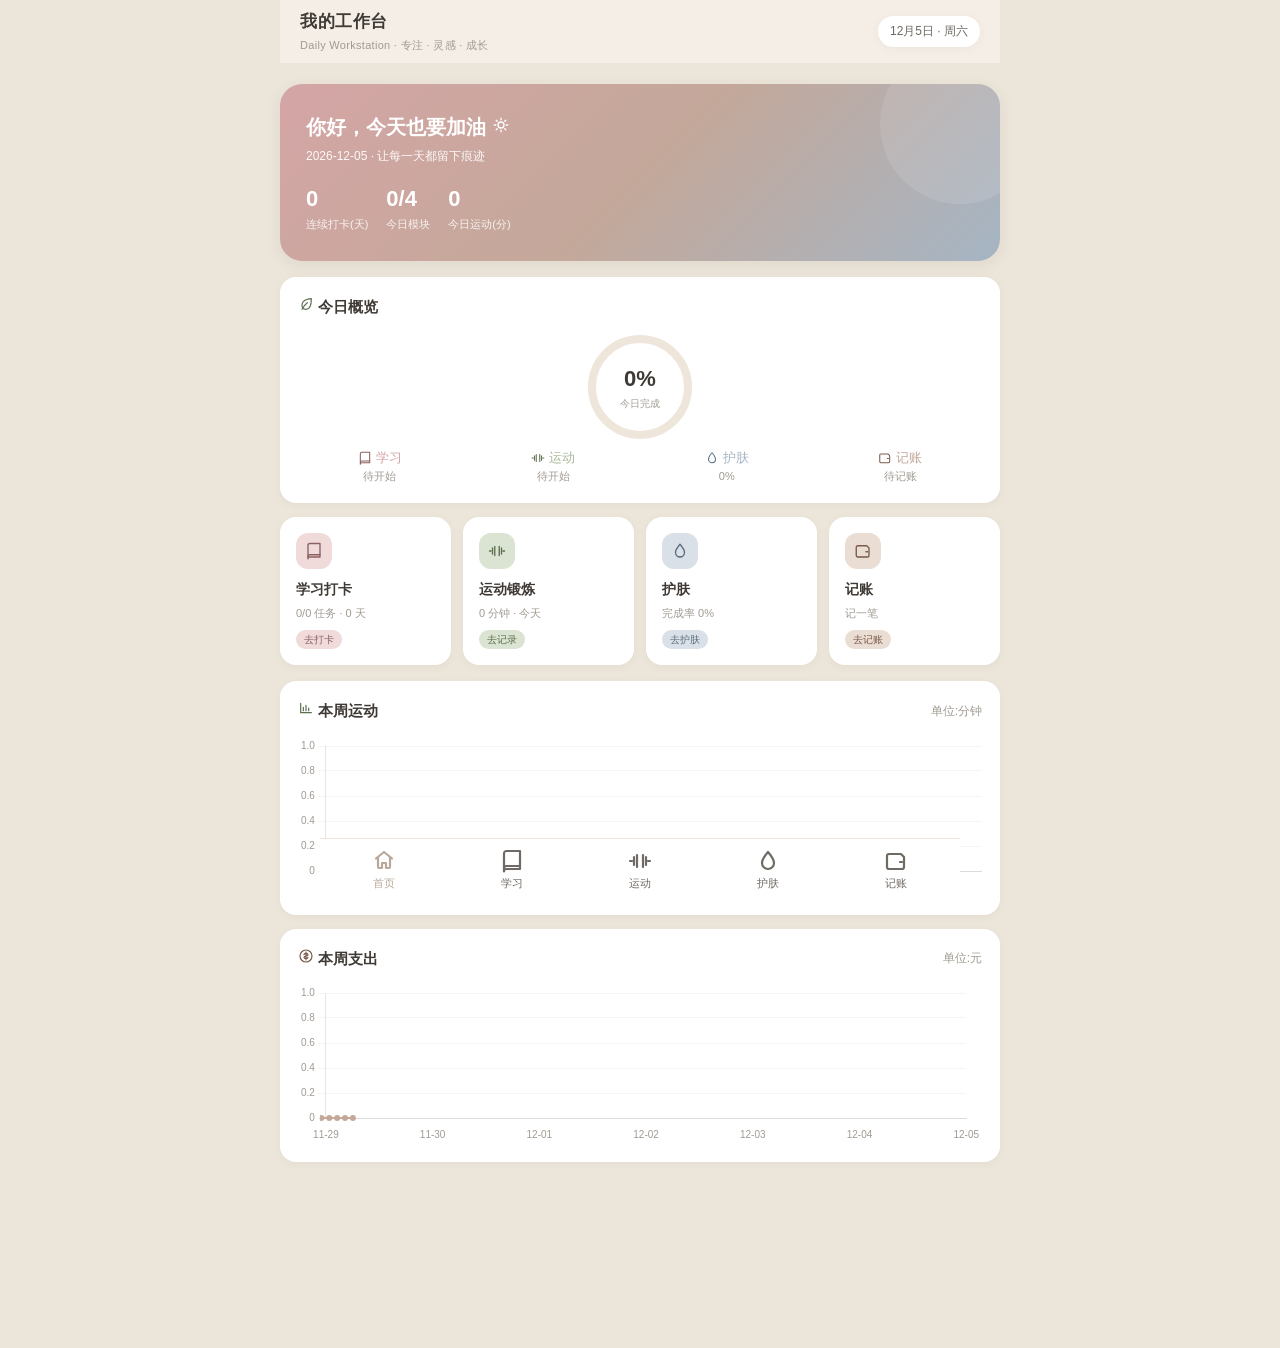
<file: index.html>
<!DOCTYPE html>
<html lang="zh-CN">
<head>
  <meta charset="UTF-8" />
  <meta name="viewport" content="width=device-width, initial-scale=1.0, maximum-scale=1.0, user-scalable=no" />
  <meta name="theme-color" content="#F5F0EA" />
  <title>我的工作台 · Daily Workstation</title>
  <style>
/* ========== 莫兰迪色系变量 ========== */
:root {
  --bg: #F5F0EA;
  --bg-soft: #EEE6DB;
  --card: #FFFFFF;
  --card-2: #FBF7F1;

  --text-1: #3F3A35;
  --text-2: #6F6A63;
  --text-3: #A09A92;
  --divider: #ECE5DA;

  /* 模块主色（莫兰迪低饱和） */
  --c-study: #D4A5A5;       /* 灰粉 - 学习 */
  --c-study-soft: #F0DADA;
  --c-exercise: #A8B89A;    /* 抹茶 - 运动 */
  --c-exercise-soft: #DBE4D2;
  --c-skincare: #A5B5C4;    /* 雾蓝 - 护肤 */
  --c-skincare-soft: #D9E0E7;
  --c-finance: #C4A89A;     /* 奶咖 - 记账 */
  --c-finance-soft: #EADDD3;
  --c-accent: #B8A89A;      /* 主点缀 */
  --c-danger: #C68F8F;

  --shadow-sm: 0 2px 8px rgba(80, 70, 60, 0.05);
  --shadow-md: 0 4px 16px rgba(80, 70, 60, 0.08);
  --shadow-lg: 0 8px 28px rgba(80, 70, 60, 0.10);

  --r-sm: 10px;
  --r-md: 16px;
  --r-lg: 22px;
  --r-full: 999px;

  --nav-h: 62px;
  --header-h: 64px;
  --max-w: 720px;
}

/* ========== 基础重置 ========== */
* { box-sizing: border-box; -webkit-tap-highlight-color: transparent; }
html, body { margin: 0; padding: 0; }
body {
  background: var(--bg);
  color: var(--text-1);
  font-family: -apple-system, BlinkMacSystemFont, "PingFang SC", "Microsoft YaHei", "Noto Sans CJK SC", "Helvetica Neue", Arial, sans-serif;
  font-size: 15px;
  line-height: 1.55;
  min-height: 100vh;
  padding-bottom: calc(var(--nav-h) + env(safe-area-inset-bottom));
  -webkit-font-smoothing: antialiased;
  text-rendering: optimizeLegibility;
}
button { font-family: inherit; cursor: pointer; border: none; background: none; color: inherit; }
input, select, textarea { font-family: inherit; font-size: 15px; }
h1, h2, h3, h4, h5, h6 { margin: 0; font-weight: 600; color: var(--text-1); }

/* SVG 图标 */
.ic { display: inline-flex; align-items: center; line-height: 1; }
.ic svg { display: block; }

/* ========== Header ========== */
.app-header {
  position: sticky; top: 0; z-index: 50;
  height: var(--header-h);
  background: rgba(245, 240, 234, 0.85);
  backdrop-filter: saturate(180%) blur(12px);
  -webkit-backdrop-filter: saturate(180%) blur(12px);
  border-bottom: 1px solid var(--divider);
  display: flex; align-items: center; justify-content: space-between;
  padding: 0 20px;
  max-width: var(--max-w);
  margin: 0 auto;
}
.brand { font-size: 17px; font-weight: 700; letter-spacing: 0.5px; }
.brand-sub { font-size: 11px; color: var(--text-3); margin-top: 2px; letter-spacing: 0.3px; }
.header-right {
  font-size: 12px; color: var(--text-2);
  background: var(--card);
  padding: 6px 12px; border-radius: var(--r-full);
  box-shadow: var(--shadow-sm);
}

/* ========== Main / Tab Panes ========== */
.app-main {
  max-width: var(--max-w);
  margin: 0 auto;
  padding: 16px 16px calc(var(--nav-h) + 48px);
}
.tab-pane { display: none; animation: fadeIn .25s ease; }
.tab-pane.active { display: block; }
@keyframes fadeIn {
  from { opacity: 0; transform: translateY(6px); }
  to   { opacity: 1; transform: translateY(0); }
}

/* ========== 通用组件 ========== */
.card {
  background: var(--card);
  border-radius: var(--r-md);
  padding: 18px;
  box-shadow: var(--shadow-sm);
  margin-bottom: 14px;
}
.card-soft { background: var(--card-2); box-shadow: none; }
.card-title {
  display: flex; align-items: center; justify-content: space-between;
  margin-bottom: 14px;
}
.card-title h3 { font-size: 15px; font-weight: 600; }
.card-title .more { font-size: 12px; color: var(--text-3); }

.row { display: flex; align-items: center; gap: 10px; }
.col { display: flex; flex-direction: column; gap: 8px; }
.muted { color: var(--text-3); font-size: 12px; }

/* Tag / 徽章 */
.tag {
  display: inline-flex; align-items: center; gap: 4px;
  font-size: 11px;
  padding: 3px 9px;
  border-radius: var(--r-full);
  background: var(--bg-soft);
  color: var(--text-2);
}
.tag-study    { background: var(--c-study-soft);    color: #8B6161; }
.tag-exercise { background: var(--c-exercise-soft); color: #5C6F4E; }
.tag-skincare { background: var(--c-skincare-soft); color: #5C6E7E; }
.tag-finance  { background: var(--c-finance-soft);  color: #7A5A48; }

/* 按钮 */
.btn {
  display: inline-flex; align-items: center; justify-content: center; gap: 6px;
  padding: 10px 18px;
  border-radius: var(--r-full);
  background: var(--text-1);
  color: #fff;
  font-size: 14px; font-weight: 500;
  transition: transform .15s ease, box-shadow .15s ease, opacity .2s;
  user-select: none;
}
.btn:active { transform: scale(0.96); }
.btn-primary { background: var(--c-accent); }
.btn-study    { background: var(--c-study); }
.btn-exercise { background: var(--c-exercise); }
.btn-skincare { background: var(--c-skincare); }
.btn-finance  { background: var(--c-finance); }
.btn-ghost {
  background: var(--card-2);
  color: var(--text-1);
  border: 1px solid var(--divider);
}
.btn-sm { padding: 6px 12px; font-size: 12px; }
.btn-block { width: 100%; }

/* 输入 */
.field { display: flex; flex-direction: column; gap: 6px; margin-bottom: 12px; }
.field label { font-size: 12px; color: var(--text-2); }
.input, .select, .textarea {
  width: 100%;
  padding: 10px 12px;
  background: var(--card-2);
  border: 1px solid var(--divider);
  border-radius: var(--r-sm);
  color: var(--text-1);
  outline: none;
  transition: border-color .15s, background .15s;
}
.input:focus, .select:focus, .textarea:focus {
  border-color: var(--c-accent);
  background: #fff;
}
.textarea { min-height: 60px; resize: vertical; }

/* ========== 底部导航 ========== */
.bottom-nav {
  position: fixed; left: 0; right: 0; bottom: 0;
  height: calc(var(--nav-h) + env(safe-area-inset-bottom));
  padding-bottom: env(safe-area-inset-bottom);
  background: rgba(255, 255, 255, 0.95);
  backdrop-filter: saturate(180%) blur(12px);
  -webkit-backdrop-filter: saturate(180%) blur(12px);
  border-top: 1px solid var(--divider);
  display: flex;
  z-index: 100;
}
.nav-item {
  flex: 1;
  display: flex; flex-direction: column; align-items: center; justify-content: center;
  gap: 3px;
  color: var(--text-2);
  font-size: 11px;
  padding: 6px 0;
  transition: color .2s, transform .15s;
}
.nav-item:active { transform: scale(0.94); }
.nav-item .nav-icon { width: 24px; height: 24px; display: flex; align-items: center; justify-content: center; }
.nav-item .nav-icon svg { width: 24px; height: 24px; stroke-width: 2.2px; }
.nav-item.active { color: var(--c-accent); }
.nav-item.active .nav-icon { transform: translateY(-1px); }

/* ========== 首页 Dashboard ========== */
.hero {
  background: linear-gradient(135deg, #D4A5A5 0%, #C4A89A 50%, #A5B5C4 100%);
  border-radius: var(--r-lg);
  padding: 22px 20px;
  color: #fff;
  margin-bottom: 16px;
  box-shadow: var(--shadow-md);
  position: relative;
  overflow: hidden;
}
.hero::after {
  content: "";
  position: absolute; right: -40px; top: -40px;
  width: 160px; height: 160px;
  background: rgba(255,255,255,0.10);
  border-radius: 50%;
}
.hero h2 { color: #fff; font-size: 20px; margin-bottom: 4px; }
.hero .hero-sub { font-size: 12px; opacity: 0.92; }
.hero-stats { display: flex; gap: 18px; margin-top: 16px; }
.hero-stat .num { font-size: 22px; font-weight: 700; }
.hero-stat .lbl { font-size: 11px; opacity: 0.85; }

.module-grid {
  display: grid; grid-template-columns: 1fr 1fr; gap: 12px;
  margin-bottom: 16px;
}
.module-card {
  border-radius: var(--r-md);
  padding: 16px;
  background: var(--card);
  box-shadow: var(--shadow-sm);
  cursor: pointer;
  transition: transform .2s, box-shadow .2s;
  position: relative;
  overflow: hidden;
}
.module-card:active { transform: scale(0.98); }
.module-card .mc-icon {
  width: 36px; height: 36px; border-radius: 12px;
  display: flex; align-items: center; justify-content: center;
  font-size: 18px;
  margin-bottom: 10px;
}
.module-card .mc-title { font-size: 14px; font-weight: 600; margin-bottom: 4px; }
.module-card .mc-sub { font-size: 11px; color: var(--text-3); }
.module-card .mc-status {
  display: inline-block; font-size: 10px; padding: 2px 8px;
  border-radius: var(--r-full); margin-top: 8px;
}
.mc-study    .mc-icon { background: var(--c-study-soft); }
.mc-exercise .mc-icon { background: var(--c-exercise-soft); }
.mc-skincare .mc-icon { background: var(--c-skincare-soft); }
.mc-finance  .mc-icon { background: var(--c-finance-soft); }

/* 进度环 */
.progress-ring {
  position: relative;
  width: 110px; height: 110px;
  margin: 8px auto 4px;
}
.progress-ring svg { transform: rotate(-90deg); }
.progress-ring .ring-text {
  position: absolute; inset: 0;
  display: flex; flex-direction: column; align-items: center; justify-content: center;
}
.progress-ring .ring-pct { font-size: 22px; font-weight: 700; color: var(--text-1); }
.progress-ring .ring-lbl { font-size: 10px; color: var(--text-3); }

/* ========== 学习打卡 ========== */
.task-item {
  display: flex; align-items: center; gap: 12px;
  padding: 12px 14px;
  background: var(--card-2);
  border-radius: var(--r-sm);
  margin-bottom: 8px;
  transition: opacity .2s;
}
.task-item.done { opacity: 0.55; }
.task-item.done .task-name { text-decoration: line-through; }
.task-item .check {
  width: 22px; height: 22px;
  border: 2px solid var(--c-study);
  border-radius: 50%;
  display: flex; align-items: center; justify-content: center;
  flex-shrink: 0;
  transition: background .15s;
}
.task-item.done .check { background: var(--c-study); color: #fff; }
.task-item .task-name { flex: 1; font-size: 14px; }
.task-item .task-del { font-size: 16px; color: var(--text-3); padding: 4px; }

.add-task {
  display: flex; gap: 8px; margin-top: 8px;
}
.add-task .input { flex: 1; }

.streak-box {
  display: flex; gap: 10px; margin: 12px 0 4px;
}
.streak-cell {
  flex: 1;
  background: var(--card-2);
  border-radius: var(--r-sm);
  padding: 12px 8px;
  text-align: center;
}
.streak-cell .v { font-size: 18px; font-weight: 700; color: var(--c-study); }
.streak-cell .l { font-size: 11px; color: var(--text-3); margin-top: 2px; }

/* ========== 运动 ========== */
.stat-grid {
  display: grid; grid-template-columns: repeat(3, 1fr); gap: 10px;
  margin-bottom: 12px;
}
.stat-cell {
  background: var(--c-exercise-soft);
  border-radius: var(--r-sm);
  padding: 12px 8px; text-align: center;
}
.stat-cell .v { font-size: 18px; font-weight: 700; color: #5C6F4E; }
.stat-cell .l { font-size: 11px; color: var(--text-2); margin-top: 2px; }

.record-item {
  display: flex; align-items: center; gap: 12px;
  padding: 12px 0;
  border-bottom: 1px solid var(--divider);
}
.record-item:last-child { border-bottom: none; }
.record-item .ri-icon {
  width: 36px; height: 36px;
  border-radius: 10px;
  background: var(--c-exercise-soft);
  display: flex; align-items: center; justify-content: center;
  font-size: 18px;
  flex-shrink: 0;
}
.record-item .ri-main { flex: 1; }
.record-item .ri-name { font-size: 14px; font-weight: 500; }
.record-item .ri-meta { font-size: 11px; color: var(--text-3); margin-top: 2px; }
.record-item .ri-val { font-size: 13px; color: var(--c-exercise); font-weight: 600; }
.record-item .ri-del { color: var(--text-3); font-size: 16px; padding: 4px 8px; }

/* ========== 护肤 ========== */
.skincare-block { margin-bottom: 12px; }
.skincare-block .sb-head {
  display: flex; align-items: center; gap: 8px; margin-bottom: 8px;
}
.skincare-block .sb-head .dot {
  width: 6px; height: 6px; border-radius: 50%;
}
.skincare-block .sb-head h4 { font-size: 14px; font-weight: 600; }
.skincare-block .sb-head .pct { margin-left: auto; font-size: 11px; color: var(--text-3); }

.step-row {
  display: flex; align-items: center; gap: 10px;
  padding: 10px 12px;
  background: var(--card-2);
  border-radius: var(--r-sm);
  margin-bottom: 6px;
  font-size: 13px;
}
.step-row.done { opacity: 0.55; text-decoration: line-through; }
.step-row .check {
  width: 18px; height: 18px;
  border: 1.5px solid var(--c-skincare);
  border-radius: 50%;
  display: flex; align-items: center; justify-content: center;
  font-size: 11px;
  flex-shrink: 0;
}
.step-row.done .check { background: var(--c-skincare); color: #fff; }

.product-item {
  display: flex; align-items: center; gap: 10px;
  padding: 10px 12px;
  background: var(--card-2);
  border-radius: var(--r-sm);
  margin-bottom: 6px;
  font-size: 13px;
}
.product-item .pi-name { flex: 1; }
.product-item .pi-pct { font-size: 11px; color: var(--text-3); }
.product-item .bar {
  height: 4px; background: var(--c-skincare-soft);
  border-radius: 2px; overflow: hidden; margin-top: 4px;
}
.product-item .bar-fill {
  height: 100%; background: var(--c-skincare);
  border-radius: 2px; transition: width .3s;
}

/* ========== 记账 ========== */
.finance-summary {
  display: grid; grid-template-columns: repeat(3, 1fr);
  gap: 10px; margin-bottom: 12px;
}
.fs-cell {
  background: var(--card-2);
  border-radius: var(--r-sm);
  padding: 12px 8px; text-align: center;
}
.fs-cell .l { font-size: 11px; color: var(--text-3); }
.fs-cell .v { font-size: 16px; font-weight: 700; margin-top: 4px; }
.fs-cell.in .v  { color: #6E8F60; }
.fs-cell.out .v { color: var(--c-danger); }
.fs-cell.net .v { color: var(--text-1); }

.type-toggle {
  display: grid; grid-template-columns: 1fr 1fr; gap: 8px;
  margin-bottom: 10px;
}
.type-toggle button {
  padding: 8px 0;
  border-radius: var(--r-full);
  background: var(--card-2);
  color: var(--text-2);
  font-size: 13px;
  border: 1px solid var(--divider);
  transition: all .15s;
}
.type-toggle button.active.in  { background: #DBE4D2; color: #5C6F4E; border-color: #B5C5A4; }
.type-toggle button.active.out { background: var(--c-finance-soft); color: #7A5A48; border-color: #D9B89E; }

.fin-item {
  display: flex; align-items: center; gap: 10px;
  padding: 10px 0;
  border-bottom: 1px solid var(--divider);
  font-size: 13px;
}
.fin-item:last-child { border-bottom: none; }
.fin-item .fi-cat {
  width: 30px; height: 30px;
  border-radius: 8px;
  background: var(--c-finance-soft);
  display: flex; align-items: center; justify-content: center;
  font-size: 15px; flex-shrink: 0;
}
.fin-item .fi-main { flex: 1; }
.fin-item .fi-cat-name { font-size: 13px; }
.fin-item .fi-date { font-size: 11px; color: var(--text-3); }
.fin-item .fi-amt { font-size: 14px; font-weight: 600; }
.fin-item.in .fi-amt  { color: #6E8F60; }
.fin-item.out .fi-amt { color: var(--c-finance); }
.fin-item .fi-del { color: var(--text-3); padding: 4px 8px; }

/* ========== 历史分组 ========== */
.day-group { margin-bottom: 14px; }
.day-group .dg-head {
  font-size: 12px; color: var(--text-3);
  padding: 6px 4px;
  display: flex; align-items: center; gap: 6px;
}
.day-group .dg-head::after {
  content: ""; flex: 1; height: 1px; background: var(--divider);
}

/* ========== 空状态 ========== */
.empty {
  text-align: center; padding: 28px 16px;
  color: var(--text-3); font-size: 13px;
}
.empty .emo { font-size: 32px; margin-bottom: 6px; }

/* ========== 图表容器 ========== */
.chart-box {
  position: relative;
  height: 200px;
  margin-top: 8px;
}
.chart-box-sm { height: 160px; }

/* ========== Toast ========== */
.toast {
  position: fixed; left: 50%; bottom: calc(var(--nav-h) + 24px);
  transform: translateX(-50%);
  background: rgba(63, 58, 53, 0.92);
  color: #fff;
  padding: 10px 18px;
  border-radius: var(--r-full);
  font-size: 13px;
  z-index: 1000;
  opacity: 0; pointer-events: none;
  transition: opacity .25s, transform .25s;
}
.toast.show { opacity: 1; transform: translateX(-50%) translateY(0); }

/* ========== 日期选择条 ========== */
.date-bar {
  display: flex; align-items: center; gap: 6px;
  background: var(--card-2);
  border-radius: var(--r-full);
  padding: 5px 8px;
  margin-bottom: 14px;
}
.date-bar .db-arrow {
  width: 30px; height: 30px; flex-shrink: 0;
  border-radius: 50%;
  display: flex; align-items: center; justify-content: center;
  font-size: 17px; line-height: 1;
  color: var(--text-2);
  background: #fff;
  box-shadow: var(--shadow-sm);
  transition: transform .15s, opacity .15s;
}
.date-bar .db-arrow:active { transform: scale(0.9); }
.date-bar .db-arrow:disabled { opacity: 0.35; }
.date-bar .db-center {
  flex: 1; min-width: 0;
  display: flex; align-items: center; justify-content: center; gap: 6px;
  position: relative;
  cursor: pointer;
}
.date-bar .db-input {
  position: absolute; inset: 0;
  width: 100%; height: 100%;
  opacity: 0;
  border: none; background: transparent;
  cursor: pointer; outline: none;
  -webkit-appearance: none; appearance: none;
}
.date-bar .db-label { font-size: 14px; font-weight: 600; color: var(--text-1); white-space: nowrap; }
.date-bar .db-today {
  font-size: 11px; color: #fff;
  background: var(--c-accent);
  padding: 6px 10px; border-radius: var(--r-full);
  white-space: nowrap; flex-shrink: 0;
}

/* ========== 自定义管理面板（运动类型 / 护肤步骤） ========== */
.mini-btn {
  display: inline-flex; align-items: center; gap: 4px;
  font-size: 12px; color: var(--text-2);
  background: var(--card-2);
  border: 1px solid var(--divider);
  padding: 5px 10px; border-radius: var(--r-full);
  transition: background .15s, color .15s;
}
.mini-btn.on { background: var(--text-1); color: #fff; border-color: var(--text-1); }

.manage-panel {
  background: var(--card-2);
  border: 1px dashed var(--divider);
  border-radius: var(--r-sm);
  padding: 12px;
  margin: 2px 0 14px;
}
.manage-panel .mp-title {
  font-size: 12px; font-weight: 600; color: var(--text-2);
  margin: 0 0 8px;
}
.manage-panel .mp-title:not(:first-child) { margin-top: 14px; }
.manage-panel .mp-hint { font-size: 11px; color: var(--text-3); line-height: 1.5; margin-bottom: 8px; }
.manage-row {
  display: flex; align-items: center; gap: 6px;
  margin-bottom: 6px;
}
.manage-row .input {
  padding: 8px 10px; font-size: 13px;
  background: #fff;
  min-width: 0;
}
.manage-row .mr-name { flex: 1.6; }
.manage-row .mr-num { flex: 1; }
.manage-row .mr-unit { font-size: 11px; color: var(--text-3); white-space: nowrap; flex-shrink: 0; }
.manage-row .mr-del {
  flex-shrink: 0;
  width: 26px; height: 26px; border-radius: 50%;
  display: flex; align-items: center; justify-content: center;
  color: var(--text-3); font-size: 15px;
  background: #fff;
}
.manage-row .mr-del:active { background: var(--c-danger); color: #fff; }
.manage-add { display: flex; gap: 6px; margin-top: 8px; }
.manage-add .input { flex: 1; padding: 8px 10px; font-size: 13px; background: #fff; }

/* ========== 响应式 ========== */
@media (min-width: 768px) {
  .module-grid { grid-template-columns: repeat(4, 1fr); }
  .stat-grid   { grid-template-columns: repeat(3, 1fr); }
  .app-main    { padding: 20px 24px calc(var(--nav-h) + 48px); }
  .hero        { padding: 28px 26px; }
}
@media (min-width: 1024px) {
  .bottom-nav { max-width: var(--max-w); left: 50%; transform: translateX(-50%); }
  body { background: #ECE5DA; }
  .app-main { padding: 20px 0 calc(var(--nav-h) + 48px); }
}

</style>
  <!-- Chart.js：优先加载本地，本地失败再走 CDN -->
  <script>
/**
 * Skipped minification because the original files appears to be already minified.
 * Original file: /npm/chart.js@4.4.0/dist/chart.umd.js
 *
 * Do NOT use SRI with dynamically generated files! More information: https://www.jsdelivr.com/using-sri-with-dynamic-files
 */
/*!
 * Chart.js v4.4.0
 * https://www.chartjs.org
 * (c) 2023 Chart.js Contributors
 * Released under the MIT License
 */
!function(t,e){"object"==typeof exports&&"undefined"!=typeof module?module.exports=e():"function"==typeof define&&define.amd?define(e):(t="undefined"!=typeof globalThis?globalThis:t||self).Chart=e()}(this,(function(){"use strict";var t=Object.freeze({__proto__:null,get Colors(){return Go},get Decimation(){return Qo},get Filler(){return ma},get Legend(){return ya},get SubTitle(){return ka},get Title(){return Ma},get Tooltip(){return Ba}});function e(){}const i=(()=>{let t=0;return()=>t++})();function s(t){return null==t}function n(t){if(Array.isArray&&Array.isArray(t))return!0;const e=Object.prototype.toString.call(t);return"[object"===e.slice(0,7)&&"Array]"===e.slice(-6)}function o(t){return null!==t&&"[object Object]"===Object.prototype.toString.call(t)}function a(t){return("number"==typeof t||t instanceof Number)&&isFinite(+t)}function r(t,e){return a(t)?t:e}function l(t,e){return void 0===t?e:t}const h=(t,e)=>"string"==typeof t&&t.endsWith("%")?parseFloat(t)/100:+t/e,c=(t,e)=>"string"==typeof t&&t.endsWith("%")?parseFloat(t)/100*e:+t;function d(t,e,i){if(t&&"function"==typeof t.call)return t.apply(i,e)}function u(t,e,i,s){let a,r,l;if(n(t))if(r=t.length,s)for(a=r-1;a>=0;a--)e.call(i,t[a],a);else for(a=0;a<r;a++)e.call(i,t[a],a);else if(o(t))for(l=Object.keys(t),r=l.length,a=0;a<r;a++)e.call(i,t[l[a]],l[a])}function f(t,e){let i,s,n,o;if(!t||!e||t.length!==e.length)return!1;for(i=0,s=t.length;i<s;++i)if(n=t[i],o=e[i],n.datasetIndex!==o.datasetIndex||n.index!==o.index)return!1;return!0}function g(t){if(n(t))return t.map(g);if(o(t)){const e=Object.create(null),i=Object.keys(t),s=i.length;let n=0;for(;n<s;++n)e[i[n]]=g(t[i[n]]);return e}return t}function p(t){return-1===["__proto__","prototype","constructor"].indexOf(t)}function m(t,e,i,s){if(!p(t))return;const n=e[t],a=i[t];o(n)&&o(a)?b(n,a,s):e[t]=g(a)}function b(t,e,i){const s=n(e)?e:[e],a=s.length;if(!o(t))return t;const r=(i=i||{}).merger||m;let l;for(let e=0;e<a;++e){if(l=s[e],!o(l))continue;const n=Object.keys(l);for(let e=0,s=n.length;e<s;++e)r(n[e],t,l,i)}return t}function x(t,e){return b(t,e,{merger:_})}function _(t,e,i){if(!p(t))return;const s=e[t],n=i[t];o(s)&&o(n)?x(s,n):Object.prototype.hasOwnProperty.call(e,t)||(e[t]=g(n))}const y={"":t=>t,x:t=>t.x,y:t=>t.y};function v(t){const e=t.split("."),i=[];let s="";for(const t of e)s+=t,s.endsWith("\\")?s=s.slice(0,-1)+".":(i.push(s),s="");return i}function M(t,e){const i=y[e]||(y[e]=function(t){const e=v(t);return t=>{for(const i of e){if(""===i)break;t=t&&t[i]}return t}}(e));return i(t)}function w(t){return t.charAt(0).toUpperCase()+t.slice(1)}const k=t=>void 0!==t,S=t=>"function"==typeof t,P=(t,e)=>{if(t.size!==e.size)return!1;for(const i of t)if(!e.has(i))return!1;return!0};function D(t){return"mouseup"===t.type||"click"===t.type||"contextmenu"===t.type}const C=Math.PI,O=2*C,A=O+C,T=Number.POSITIVE_INFINITY,L=C/180,E=C/2,R=C/4,I=2*C/3,z=Math.log10,F=Math.sign;function V(t,e,i){return Math.abs(t-e)<i}function B(t){const e=Math.round(t);t=V(t,e,t/1e3)?e:t;const i=Math.pow(10,Math.floor(z(t))),s=t/i;return(s<=1?1:s<=2?2:s<=5?5:10)*i}function W(t){const e=[],i=Math.sqrt(t);let s;for(s=1;s<i;s++)t%s==0&&(e.push(s),e.push(t/s));return i===(0|i)&&e.push(i),e.sort(((t,e)=>t-e)).pop(),e}function N(t){return!isNaN(parseFloat(t))&&isFinite(t)}function H(t,e){const i=Math.round(t);return i-e<=t&&i+e>=t}function j(t,e,i){let s,n,o;for(s=0,n=t.length;s<n;s++)o=t[s][i],isNaN(o)||(e.min=Math.min(e.min,o),e.max=Math.max(e.max,o))}function $(t){return t*(C/180)}function Y(t){return t*(180/C)}function U(t){if(!a(t))return;let e=1,i=0;for(;Math.round(t*e)/e!==t;)e*=10,i++;return i}function X(t,e){const i=e.x-t.x,s=e.y-t.y,n=Math.sqrt(i*i+s*s);let o=Math.atan2(s,i);return o<-.5*C&&(o+=O),{angle:o,distance:n}}function q(t,e){return Math.sqrt(Math.pow(e.x-t.x,2)+Math.pow(e.y-t.y,2))}function K(t,e){return(t-e+A)%O-C}function G(t){return(t%O+O)%O}function Z(t,e,i,s){const n=G(t),o=G(e),a=G(i),r=G(o-n),l=G(a-n),h=G(n-o),c=G(n-a);return n===o||n===a||s&&o===a||r>l&&h<c}function J(t,e,i){return Math.max(e,Math.min(i,t))}function Q(t){return J(t,-32768,32767)}function tt(t,e,i,s=1e-6){return t>=Math.min(e,i)-s&&t<=Math.max(e,i)+s}function et(t,e,i){i=i||(i=>t[i]<e);let s,n=t.length-1,o=0;for(;n-o>1;)s=o+n>>1,i(s)?o=s:n=s;return{lo:o,hi:n}}const it=(t,e,i,s)=>et(t,i,s?s=>{const n=t[s][e];return n<i||n===i&&t[s+1][e]===i}:s=>t[s][e]<i),st=(t,e,i)=>et(t,i,(s=>t[s][e]>=i));function nt(t,e,i){let s=0,n=t.length;for(;s<n&&t[s]<e;)s++;for(;n>s&&t[n-1]>i;)n--;return s>0||n<t.length?t.slice(s,n):t}const ot=["push","pop","shift","splice","unshift"];function at(t,e){t._chartjs?t._chartjs.listeners.push(e):(Object.defineProperty(t,"_chartjs",{configurable:!0,enumerable:!1,value:{listeners:[e]}}),ot.forEach((e=>{const i="_onData"+w(e),s=t[e];Object.defineProperty(t,e,{configurable:!0,enumerable:!1,value(...e){const n=s.apply(this,e);return t._chartjs.listeners.forEach((t=>{"function"==typeof t[i]&&t[i](...e)})),n}})})))}function rt(t,e){const i=t._chartjs;if(!i)return;const s=i.listeners,n=s.indexOf(e);-1!==n&&s.splice(n,1),s.length>0||(ot.forEach((e=>{delete t[e]})),delete t._chartjs)}function lt(t){const e=new Set(t);return e.size===t.length?t:Array.from(e)}const ht="undefined"==typeof window?function(t){return t()}:window.requestAnimationFrame;function ct(t,e){let i=[],s=!1;return function(...n){i=n,s||(s=!0,ht.call(window,(()=>{s=!1,t.apply(e,i)})))}}function dt(t,e){let i;return function(...s){return e?(clearTimeout(i),i=setTimeout(t,e,s)):t.apply(this,s),e}}const ut=t=>"start"===t?"left":"end"===t?"right":"center",ft=(t,e,i)=>"start"===t?e:"end"===t?i:(e+i)/2,gt=(t,e,i,s)=>t===(s?"left":"right")?i:"center"===t?(e+i)/2:e;function pt(t,e,i){const s=e.length;let n=0,o=s;if(t._sorted){const{iScale:a,_parsed:r}=t,l=a.axis,{min:h,max:c,minDefined:d,maxDefined:u}=a.getUserBounds();d&&(n=J(Math.min(it(r,l,h).lo,i?s:it(e,l,a.getPixelForValue(h)).lo),0,s-1)),o=u?J(Math.max(it(r,a.axis,c,!0).hi+1,i?0:it(e,l,a.getPixelForValue(c),!0).hi+1),n,s)-n:s-n}return{start:n,count:o}}function mt(t){const{xScale:e,yScale:i,_scaleRanges:s}=t,n={xmin:e.min,xmax:e.max,ymin:i.min,ymax:i.max};if(!s)return t._scaleRanges=n,!0;const o=s.xmin!==e.min||s.xmax!==e.max||s.ymin!==i.min||s.ymax!==i.max;return Object.assign(s,n),o}class bt{constructor(){this._request=null,this._charts=new Map,this._running=!1,this._lastDate=void 0}_notify(t,e,i,s){const n=e.listeners[s],o=e.duration;n.forEach((s=>s({chart:t,initial:e.initial,numSteps:o,currentStep:Math.min(i-e.start,o)})))}_refresh(){this._request||(this._running=!0,this._request=ht.call(window,(()=>{this._update(),this._request=null,this._running&&this._refresh()})))}_update(t=Date.now()){let e=0;this._charts.forEach(((i,s)=>{if(!i.running||!i.items.length)return;const n=i.items;let o,a=n.length-1,r=!1;for(;a>=0;--a)o=n[a],o._active?(o._total>i.duration&&(i.duration=o._total),o.tick(t),r=!0):(n[a]=n[n.length-1],n.pop());r&&(s.draw(),this._notify(s,i,t,"progress")),n.length||(i.running=!1,this._notify(s,i,t,"complete"),i.initial=!1),e+=n.length})),this._lastDate=t,0===e&&(this._running=!1)}_getAnims(t){const e=this._charts;let i=e.get(t);return i||(i={running:!1,initial:!0,items:[],listeners:{complete:[],progress:[]}},e.set(t,i)),i}listen(t,e,i){this._getAnims(t).listeners[e].push(i)}add(t,e){e&&e.length&&this._getAnims(t).items.push(...e)}has(t){return this._getAnims(t).items.length>0}start(t){const e=this._charts.get(t);e&&(e.running=!0,e.start=Date.now(),e.duration=e.items.reduce(((t,e)=>Math.max(t,e._duration)),0),this._refresh())}running(t){if(!this._running)return!1;const e=this._charts.get(t);return!!(e&&e.running&&e.items.length)}stop(t){const e=this._charts.get(t);if(!e||!e.items.length)return;const i=e.items;let s=i.length-1;for(;s>=0;--s)i[s].cancel();e.items=[],this._notify(t,e,Date.now(),"complete")}remove(t){return this._charts.delete(t)}}var xt=new bt;
/*!
 * @kurkle/color v0.3.2
 * https://github.com/kurkle/color#readme
 * (c) 2023 Jukka Kurkela
 * Released under the MIT License
 */function _t(t){return t+.5|0}const yt=(t,e,i)=>Math.max(Math.min(t,i),e);function vt(t){return yt(_t(2.55*t),0,255)}function Mt(t){return yt(_t(255*t),0,255)}function wt(t){return yt(_t(t/2.55)/100,0,1)}function kt(t){return yt(_t(100*t),0,100)}const St={0:0,1:1,2:2,3:3,4:4,5:5,6:6,7:7,8:8,9:9,A:10,B:11,C:12,D:13,E:14,F:15,a:10,b:11,c:12,d:13,e:14,f:15},Pt=[..."0123456789ABCDEF"],Dt=t=>Pt[15&t],Ct=t=>Pt[(240&t)>>4]+Pt[15&t],Ot=t=>(240&t)>>4==(15&t);function At(t){var e=(t=>Ot(t.r)&&Ot(t.g)&&Ot(t.b)&&Ot(t.a))(t)?Dt:Ct;return t?"#"+e(t.r)+e(t.g)+e(t.b)+((t,e)=>t<255?e(t):"")(t.a,e):void 0}const Tt=/^(hsla?|hwb|hsv)\(\s*([-+.e\d]+)(?:deg)?[\s,]+([-+.e\d]+)%[\s,]+([-+.e\d]+)%(?:[\s,]+([-+.e\d]+)(%)?)?\s*\)$/;function Lt(t,e,i){const s=e*Math.min(i,1-i),n=(e,n=(e+t/30)%12)=>i-s*Math.max(Math.min(n-3,9-n,1),-1);return[n(0),n(8),n(4)]}function Et(t,e,i){const s=(s,n=(s+t/60)%6)=>i-i*e*Math.max(Math.min(n,4-n,1),0);return[s(5),s(3),s(1)]}function Rt(t,e,i){const s=Lt(t,1,.5);let n;for(e+i>1&&(n=1/(e+i),e*=n,i*=n),n=0;n<3;n++)s[n]*=1-e-i,s[n]+=e;return s}function It(t){const e=t.r/255,i=t.g/255,s=t.b/255,n=Math.max(e,i,s),o=Math.min(e,i,s),a=(n+o)/2;let r,l,h;return n!==o&&(h=n-o,l=a>.5?h/(2-n-o):h/(n+o),r=function(t,e,i,s,n){return t===n?(e-i)/s+(e<i?6:0):e===n?(i-t)/s+2:(t-e)/s+4}(e,i,s,h,n),r=60*r+.5),[0|r,l||0,a]}function zt(t,e,i,s){return(Array.isArray(e)?t(e[0],e[1],e[2]):t(e,i,s)).map(Mt)}function Ft(t,e,i){return zt(Lt,t,e,i)}function Vt(t){return(t%360+360)%360}function Bt(t){const e=Tt.exec(t);let i,s=255;if(!e)return;e[5]!==i&&(s=e[6]?vt(+e[5]):Mt(+e[5]));const n=Vt(+e[2]),o=+e[3]/100,a=+e[4]/100;return i="hwb"===e[1]?function(t,e,i){return zt(Rt,t,e,i)}(n,o,a):"hsv"===e[1]?function(t,e,i){return zt(Et,t,e,i)}(n,o,a):Ft(n,o,a),{r:i[0],g:i[1],b:i[2],a:s}}const Wt={x:"dark",Z:"light",Y:"re",X:"blu",W:"gr",V:"medium",U:"slate",A:"ee",T:"ol",S:"or",B:"ra",C:"lateg",D:"ights",R:"in",Q:"turquois",E:"hi",P:"ro",O:"al",N:"le",M:"de",L:"yello",F:"en",K:"ch",G:"arks",H:"ea",I:"ightg",J:"wh"},Nt={OiceXe:"f0f8ff",antiquewEte:"faebd7",aqua:"ffff",aquamarRe:"7fffd4",azuY:"f0ffff",beige:"f5f5dc",bisque:"ffe4c4",black:"0",blanKedOmond:"ffebcd",Xe:"ff",XeviTet:"8a2be2",bPwn:"a52a2a",burlywood:"deb887",caMtXe:"5f9ea0",KartYuse:"7fff00",KocTate:"d2691e",cSO:"ff7f50",cSnflowerXe:"6495ed",cSnsilk:"fff8dc",crimson:"dc143c",cyan:"ffff",xXe:"8b",xcyan:"8b8b",xgTMnPd:"b8860b",xWay:"a9a9a9",xgYF:"6400",xgYy:"a9a9a9",xkhaki:"bdb76b",xmagFta:"8b008b",xTivegYF:"556b2f",xSange:"ff8c00",xScEd:"9932cc",xYd:"8b0000",xsOmon:"e9967a",xsHgYF:"8fbc8f",xUXe:"483d8b",xUWay:"2f4f4f",xUgYy:"2f4f4f",xQe:"ced1",xviTet:"9400d3",dAppRk:"ff1493",dApskyXe:"bfff",dimWay:"696969",dimgYy:"696969",dodgerXe:"1e90ff",fiYbrick:"b22222",flSOwEte:"fffaf0",foYstWAn:"228b22",fuKsia:"ff00ff",gaRsbSo:"dcdcdc",ghostwEte:"f8f8ff",gTd:"ffd700",gTMnPd:"daa520",Way:"808080",gYF:"8000",gYFLw:"adff2f",gYy:"808080",honeyMw:"f0fff0",hotpRk:"ff69b4",RdianYd:"cd5c5c",Rdigo:"4b0082",ivSy:"fffff0",khaki:"f0e68c",lavFMr:"e6e6fa",lavFMrXsh:"fff0f5",lawngYF:"7cfc00",NmoncEffon:"fffacd",ZXe:"add8e6",ZcSO:"f08080",Zcyan:"e0ffff",ZgTMnPdLw:"fafad2",ZWay:"d3d3d3",ZgYF:"90ee90",ZgYy:"d3d3d3",ZpRk:"ffb6c1",ZsOmon:"ffa07a",ZsHgYF:"20b2aa",ZskyXe:"87cefa",ZUWay:"778899",ZUgYy:"778899",ZstAlXe:"b0c4de",ZLw:"ffffe0",lime:"ff00",limegYF:"32cd32",lRF:"faf0e6",magFta:"ff00ff",maPon:"800000",VaquamarRe:"66cdaa",VXe:"cd",VScEd:"ba55d3",VpurpN:"9370db",VsHgYF:"3cb371",VUXe:"7b68ee",VsprRggYF:"fa9a",VQe:"48d1cc",VviTetYd:"c71585",midnightXe:"191970",mRtcYam:"f5fffa",mistyPse:"ffe4e1",moccasR:"ffe4b5",navajowEte:"ffdead",navy:"80",Tdlace:"fdf5e6",Tive:"808000",TivedBb:"6b8e23",Sange:"ffa500",SangeYd:"ff4500",ScEd:"da70d6",pOegTMnPd:"eee8aa",pOegYF:"98fb98",pOeQe:"afeeee",pOeviTetYd:"db7093",papayawEp:"ffefd5",pHKpuff:"ffdab9",peru:"cd853f",pRk:"ffc0cb",plum:"dda0dd",powMrXe:"b0e0e6",purpN:"800080",YbeccapurpN:"663399",Yd:"ff0000",Psybrown:"bc8f8f",PyOXe:"4169e1",saddNbPwn:"8b4513",sOmon:"fa8072",sandybPwn:"f4a460",sHgYF:"2e8b57",sHshell:"fff5ee",siFna:"a0522d",silver:"c0c0c0",skyXe:"87ceeb",UXe:"6a5acd",UWay:"708090",UgYy:"708090",snow:"fffafa",sprRggYF:"ff7f",stAlXe:"4682b4",tan:"d2b48c",teO:"8080",tEstN:"d8bfd8",tomato:"ff6347",Qe:"40e0d0",viTet:"ee82ee",JHt:"f5deb3",wEte:"ffffff",wEtesmoke:"f5f5f5",Lw:"ffff00",LwgYF:"9acd32"};let Ht;function jt(t){Ht||(Ht=function(){const t={},e=Object.keys(Nt),i=Object.keys(Wt);let s,n,o,a,r;for(s=0;s<e.length;s++){for(a=r=e[s],n=0;n<i.length;n++)o=i[n],r=r.replace(o,Wt[o]);o=parseInt(Nt[a],16),t[r]=[o>>16&255,o>>8&255,255&o]}return t}(),Ht.transparent=[0,0,0,0]);const e=Ht[t.toLowerCase()];return e&&{r:e[0],g:e[1],b:e[2],a:4===e.length?e[3]:255}}const $t=/^rgba?\(\s*([-+.\d]+)(%)?[\s,]+([-+.e\d]+)(%)?[\s,]+([-+.e\d]+)(%)?(?:[\s,/]+([-+.e\d]+)(%)?)?\s*\)$/;const Yt=t=>t<=.0031308?12.92*t:1.055*Math.pow(t,1/2.4)-.055,Ut=t=>t<=.04045?t/12.92:Math.pow((t+.055)/1.055,2.4);function Xt(t,e,i){if(t){let s=It(t);s[e]=Math.max(0,Math.min(s[e]+s[e]*i,0===e?360:1)),s=Ft(s),t.r=s[0],t.g=s[1],t.b=s[2]}}function qt(t,e){return t?Object.assign(e||{},t):t}function Kt(t){var e={r:0,g:0,b:0,a:255};return Array.isArray(t)?t.length>=3&&(e={r:t[0],g:t[1],b:t[2],a:255},t.length>3&&(e.a=Mt(t[3]))):(e=qt(t,{r:0,g:0,b:0,a:1})).a=Mt(e.a),e}function Gt(t){return"r"===t.charAt(0)?function(t){const e=$t.exec(t);let i,s,n,o=255;if(e){if(e[7]!==i){const t=+e[7];o=e[8]?vt(t):yt(255*t,0,255)}return i=+e[1],s=+e[3],n=+e[5],i=255&(e[2]?vt(i):yt(i,0,255)),s=255&(e[4]?vt(s):yt(s,0,255)),n=255&(e[6]?vt(n):yt(n,0,255)),{r:i,g:s,b:n,a:o}}}(t):Bt(t)}class Zt{constructor(t){if(t instanceof Zt)return t;const e=typeof t;let i;var s,n,o;"object"===e?i=Kt(t):"string"===e&&(o=(s=t).length,"#"===s[0]&&(4===o||5===o?n={r:255&17*St[s[1]],g:255&17*St[s[2]],b:255&17*St[s[3]],a:5===o?17*St[s[4]]:255}:7!==o&&9!==o||(n={r:St[s[1]]<<4|St[s[2]],g:St[s[3]]<<4|St[s[4]],b:St[s[5]]<<4|St[s[6]],a:9===o?St[s[7]]<<4|St[s[8]]:255})),i=n||jt(t)||Gt(t)),this._rgb=i,this._valid=!!i}get valid(){return this._valid}get rgb(){var t=qt(this._rgb);return t&&(t.a=wt(t.a)),t}set rgb(t){this._rgb=Kt(t)}rgbString(){return this._valid?(t=this._rgb)&&(t.a<255?`rgba(${t.r}, ${t.g}, ${t.b}, ${wt(t.a)})`:`rgb(${t.r}, ${t.g}, ${t.b})`):void 0;var t}hexString(){return this._valid?At(this._rgb):void 0}hslString(){return this._valid?function(t){if(!t)return;const e=It(t),i=e[0],s=kt(e[1]),n=kt(e[2]);return t.a<255?`hsla(${i}, ${s}%, ${n}%, ${wt(t.a)})`:`hsl(${i}, ${s}%, ${n}%)`}(this._rgb):void 0}mix(t,e){if(t){const i=this.rgb,s=t.rgb;let n;const o=e===n?.5:e,a=2*o-1,r=i.a-s.a,l=((a*r==-1?a:(a+r)/(1+a*r))+1)/2;n=1-l,i.r=255&l*i.r+n*s.r+.5,i.g=255&l*i.g+n*s.g+.5,i.b=255&l*i.b+n*s.b+.5,i.a=o*i.a+(1-o)*s.a,this.rgb=i}return this}interpolate(t,e){return t&&(this._rgb=function(t,e,i){const s=Ut(wt(t.r)),n=Ut(wt(t.g)),o=Ut(wt(t.b));return{r:Mt(Yt(s+i*(Ut(wt(e.r))-s))),g:Mt(Yt(n+i*(Ut(wt(e.g))-n))),b:Mt(Yt(o+i*(Ut(wt(e.b))-o))),a:t.a+i*(e.a-t.a)}}(this._rgb,t._rgb,e)),this}clone(){return new Zt(this.rgb)}alpha(t){return this._rgb.a=Mt(t),this}clearer(t){return this._rgb.a*=1-t,this}greyscale(){const t=this._rgb,e=_t(.3*t.r+.59*t.g+.11*t.b);return t.r=t.g=t.b=e,this}opaquer(t){return this._rgb.a*=1+t,this}negate(){const t=this._rgb;return t.r=255-t.r,t.g=255-t.g,t.b=255-t.b,this}lighten(t){return Xt(this._rgb,2,t),this}darken(t){return Xt(this._rgb,2,-t),this}saturate(t){return Xt(this._rgb,1,t),this}desaturate(t){return Xt(this._rgb,1,-t),this}rotate(t){return function(t,e){var i=It(t);i[0]=Vt(i[0]+e),i=Ft(i),t.r=i[0],t.g=i[1],t.b=i[2]}(this._rgb,t),this}}function Jt(t){if(t&&"object"==typeof t){const e=t.toString();return"[object CanvasPattern]"===e||"[object CanvasGradient]"===e}return!1}function Qt(t){return Jt(t)?t:new Zt(t)}function te(t){return Jt(t)?t:new Zt(t).saturate(.5).darken(.1).hexString()}const ee=["x","y","borderWidth","radius","tension"],ie=["color","borderColor","backgroundColor"];const se=new Map;function ne(t,e,i){return function(t,e){e=e||{};const i=t+JSON.stringify(e);let s=se.get(i);return s||(s=new Intl.NumberFormat(t,e),se.set(i,s)),s}(e,i).format(t)}const oe={values:t=>n(t)?t:""+t,numeric(t,e,i){if(0===t)return"0";const s=this.chart.options.locale;let n,o=t;if(i.length>1){const e=Math.max(Math.abs(i[0].value),Math.abs(i[i.length-1].value));(e<1e-4||e>1e15)&&(n="scientific"),o=function(t,e){let i=e.length>3?e[2].value-e[1].value:e[1].value-e[0].value;Math.abs(i)>=1&&t!==Math.floor(t)&&(i=t-Math.floor(t));return i}(t,i)}const a=z(Math.abs(o)),r=isNaN(a)?1:Math.max(Math.min(-1*Math.floor(a),20),0),l={notation:n,minimumFractionDigits:r,maximumFractionDigits:r};return Object.assign(l,this.options.ticks.format),ne(t,s,l)},logarithmic(t,e,i){if(0===t)return"0";const s=i[e].significand||t/Math.pow(10,Math.floor(z(t)));return[1,2,3,5,10,15].includes(s)||e>.8*i.length?oe.numeric.call(this,t,e,i):""}};var ae={formatters:oe};const re=Object.create(null),le=Object.create(null);function he(t,e){if(!e)return t;const i=e.split(".");for(let e=0,s=i.length;e<s;++e){const s=i[e];t=t[s]||(t[s]=Object.create(null))}return t}function ce(t,e,i){return"string"==typeof e?b(he(t,e),i):b(he(t,""),e)}class de{constructor(t,e){this.animation=void 0,this.backgroundColor="rgba(0,0,0,0.1)",this.borderColor="rgba(0,0,0,0.1)",this.color="#666",this.datasets={},this.devicePixelRatio=t=>t.chart.platform.getDevicePixelRatio(),this.elements={},this.events=["mousemove","mouseout","click","touchstart","touchmove"],this.font={family:"'Helvetica Neue', 'Helvetica', 'Arial', sans-serif",size:12,style:"normal",lineHeight:1.2,weight:null},this.hover={},this.hoverBackgroundColor=(t,e)=>te(e.backgroundColor),this.hoverBorderColor=(t,e)=>te(e.borderColor),this.hoverColor=(t,e)=>te(e.color),this.indexAxis="x",this.interaction={mode:"nearest",intersect:!0,includeInvisible:!1},this.maintainAspectRatio=!0,this.onHover=null,this.onClick=null,this.parsing=!0,this.plugins={},this.responsive=!0,this.scale=void 0,this.scales={},this.showLine=!0,this.drawActiveElementsOnTop=!0,this.describe(t),this.apply(e)}set(t,e){return ce(this,t,e)}get(t){return he(this,t)}describe(t,e){return ce(le,t,e)}override(t,e){return ce(re,t,e)}route(t,e,i,s){const n=he(this,t),a=he(this,i),r="_"+e;Object.defineProperties(n,{[r]:{value:n[e],writable:!0},[e]:{enumerable:!0,get(){const t=this[r],e=a[s];return o(t)?Object.assign({},e,t):l(t,e)},set(t){this[r]=t}}})}apply(t){t.forEach((t=>t(this)))}}var ue=new de({_scriptable:t=>!t.startsWith("on"),_indexable:t=>"events"!==t,hover:{_fallback:"interaction"},interaction:{_scriptable:!1,_indexable:!1}},[function(t){t.set("animation",{delay:void 0,duration:1e3,easing:"easeOutQuart",fn:void 0,from:void 0,loop:void 0,to:void 0,type:void 0}),t.describe("animation",{_fallback:!1,_indexable:!1,_scriptable:t=>"onProgress"!==t&&"onComplete"!==t&&"fn"!==t}),t.set("animations",{colors:{type:"color",properties:ie},numbers:{type:"number",properties:ee}}),t.describe("animations",{_fallback:"animation"}),t.set("transitions",{active:{animation:{duration:400}},resize:{animation:{duration:0}},show:{animations:{colors:{from:"transparent"},visible:{type:"boolean",duration:0}}},hide:{animations:{colors:{to:"transparent"},visible:{type:"boolean",easing:"linear",fn:t=>0|t}}}})},function(t){t.set("layout",{autoPadding:!0,padding:{top:0,right:0,bottom:0,left:0}})},function(t){t.set("scale",{display:!0,offset:!1,reverse:!1,beginAtZero:!1,bounds:"ticks",clip:!0,grace:0,grid:{display:!0,lineWidth:1,drawOnChartArea:!0,drawTicks:!0,tickLength:8,tickWidth:(t,e)=>e.lineWidth,tickColor:(t,e)=>e.color,offset:!1},border:{display:!0,dash:[],dashOffset:0,width:1},title:{display:!1,text:"",padding:{top:4,bottom:4}},ticks:{minRotation:0,maxRotation:50,mirror:!1,textStrokeWidth:0,textStrokeColor:"",padding:3,display:!0,autoSkip:!0,autoSkipPadding:3,labelOffset:0,callback:ae.formatters.values,minor:{},major:{},align:"center",crossAlign:"near",showLabelBackdrop:!1,backdropColor:"rgba(255, 255, 255, 0.75)",backdropPadding:2}}),t.route("scale.ticks","color","","color"),t.route("scale.grid","color","","borderColor"),t.route("scale.border","color","","borderColor"),t.route("scale.title","color","","color"),t.describe("scale",{_fallback:!1,_scriptable:t=>!t.startsWith("before")&&!t.startsWith("after")&&"callback"!==t&&"parser"!==t,_indexable:t=>"borderDash"!==t&&"tickBorderDash"!==t&&"dash"!==t}),t.describe("scales",{_fallback:"scale"}),t.describe("scale.ticks",{_scriptable:t=>"backdropPadding"!==t&&"callback"!==t,_indexable:t=>"backdropPadding"!==t})}]);function fe(){return"undefined"!=typeof window&&"undefined"!=typeof document}function ge(t){let e=t.parentNode;return e&&"[object ShadowRoot]"===e.toString()&&(e=e.host),e}function pe(t,e,i){let s;return"string"==typeof t?(s=parseInt(t,10),-1!==t.indexOf("%")&&(s=s/100*e.parentNode[i])):s=t,s}const me=t=>t.ownerDocument.defaultView.getComputedStyle(t,null);function be(t,e){return me(t).getPropertyValue(e)}const xe=["top","right","bottom","left"];function _e(t,e,i){const s={};i=i?"-"+i:"";for(let n=0;n<4;n++){const o=xe[n];s[o]=parseFloat(t[e+"-"+o+i])||0}return s.width=s.left+s.right,s.height=s.top+s.bottom,s}const ye=(t,e,i)=>(t>0||e>0)&&(!i||!i.shadowRoot);function ve(t,e){if("native"in t)return t;const{canvas:i,currentDevicePixelRatio:s}=e,n=me(i),o="border-box"===n.boxSizing,a=_e(n,"padding"),r=_e(n,"border","width"),{x:l,y:h,box:c}=function(t,e){const i=t.touches,s=i&&i.length?i[0]:t,{offsetX:n,offsetY:o}=s;let a,r,l=!1;if(ye(n,o,t.target))a=n,r=o;else{const t=e.getBoundingClientRect();a=s.clientX-t.left,r=s.clientY-t.top,l=!0}return{x:a,y:r,box:l}}(t,i),d=a.left+(c&&r.left),u=a.top+(c&&r.top);let{width:f,height:g}=e;return o&&(f-=a.width+r.width,g-=a.height+r.height),{x:Math.round((l-d)/f*i.width/s),y:Math.round((h-u)/g*i.height/s)}}const Me=t=>Math.round(10*t)/10;function we(t,e,i,s){const n=me(t),o=_e(n,"margin"),a=pe(n.maxWidth,t,"clientWidth")||T,r=pe(n.maxHeight,t,"clientHeight")||T,l=function(t,e,i){let s,n;if(void 0===e||void 0===i){const o=ge(t);if(o){const t=o.getBoundingClientRect(),a=me(o),r=_e(a,"border","width"),l=_e(a,"padding");e=t.width-l.width-r.width,i=t.height-l.height-r.height,s=pe(a.maxWidth,o,"clientWidth"),n=pe(a.maxHeight,o,"clientHeight")}else e=t.clientWidth,i=t.clientHeight}return{width:e,height:i,maxWidth:s||T,maxHeight:n||T}}(t,e,i);let{width:h,height:c}=l;if("content-box"===n.boxSizing){const t=_e(n,"border","width"),e=_e(n,"padding");h-=e.width+t.width,c-=e.height+t.height}h=Math.max(0,h-o.width),c=Math.max(0,s?h/s:c-o.height),h=Me(Math.min(h,a,l.maxWidth)),c=Me(Math.min(c,r,l.maxHeight)),h&&!c&&(c=Me(h/2));return(void 0!==e||void 0!==i)&&s&&l.height&&c>l.height&&(c=l.height,h=Me(Math.floor(c*s))),{width:h,height:c}}function ke(t,e,i){const s=e||1,n=Math.floor(t.height*s),o=Math.floor(t.width*s);t.height=Math.floor(t.height),t.width=Math.floor(t.width);const a=t.canvas;return a.style&&(i||!a.style.height&&!a.style.width)&&(a.style.height=`${t.height}px`,a.style.width=`${t.width}px`),(t.currentDevicePixelRatio!==s||a.height!==n||a.width!==o)&&(t.currentDevicePixelRatio=s,a.height=n,a.width=o,t.ctx.setTransform(s,0,0,s,0,0),!0)}const Se=function(){let t=!1;try{const e={get passive(){return t=!0,!1}};window.addEventListener("test",null,e),window.removeEventListener("test",null,e)}catch(t){}return t}();function Pe(t,e){const i=be(t,e),s=i&&i.match(/^(\d+)(\.\d+)?px$/);return s?+s[1]:void 0}function De(t){return!t||s(t.size)||s(t.family)?null:(t.style?t.style+" ":"")+(t.weight?t.weight+" ":"")+t.size+"px "+t.family}function Ce(t,e,i,s,n){let o=e[n];return o||(o=e[n]=t.measureText(n).width,i.push(n)),o>s&&(s=o),s}function Oe(t,e,i,s){let o=(s=s||{}).data=s.data||{},a=s.garbageCollect=s.garbageCollect||[];s.font!==e&&(o=s.data={},a=s.garbageCollect=[],s.font=e),t.save(),t.font=e;let r=0;const l=i.length;let h,c,d,u,f;for(h=0;h<l;h++)if(u=i[h],null==u||n(u)){if(n(u))for(c=0,d=u.length;c<d;c++)f=u[c],null==f||n(f)||(r=Ce(t,o,a,r,f))}else r=Ce(t,o,a,r,u);t.restore();const g=a.length/2;if(g>i.length){for(h=0;h<g;h++)delete o[a[h]];a.splice(0,g)}return r}function Ae(t,e,i){const s=t.currentDevicePixelRatio,n=0!==i?Math.max(i/2,.5):0;return Math.round((e-n)*s)/s+n}function Te(t,e){(e=e||t.getContext("2d")).save(),e.resetTransform(),e.clearRect(0,0,t.width,t.height),e.restore()}function Le(t,e,i,s){Ee(t,e,i,s,null)}function Ee(t,e,i,s,n){let o,a,r,l,h,c,d,u;const f=e.pointStyle,g=e.rotation,p=e.radius;let m=(g||0)*L;if(f&&"object"==typeof f&&(o=f.toString(),"[object HTMLImageElement]"===o||"[object HTMLCanvasElement]"===o))return t.save(),t.translate(i,s),t.rotate(m),t.drawImage(f,-f.width/2,-f.height/2,f.width,f.height),void t.restore();if(!(isNaN(p)||p<=0)){switch(t.beginPath(),f){default:n?t.ellipse(i,s,n/2,p,0,0,O):t.arc(i,s,p,0,O),t.closePath();break;case"triangle":c=n?n/2:p,t.moveTo(i+Math.sin(m)*c,s-Math.cos(m)*p),m+=I,t.lineTo(i+Math.sin(m)*c,s-Math.cos(m)*p),m+=I,t.lineTo(i+Math.sin(m)*c,s-Math.cos(m)*p),t.closePath();break;case"rectRounded":h=.516*p,l=p-h,a=Math.cos(m+R)*l,d=Math.cos(m+R)*(n?n/2-h:l),r=Math.sin(m+R)*l,u=Math.sin(m+R)*(n?n/2-h:l),t.arc(i-d,s-r,h,m-C,m-E),t.arc(i+u,s-a,h,m-E,m),t.arc(i+d,s+r,h,m,m+E),t.arc(i-u,s+a,h,m+E,m+C),t.closePath();break;case"rect":if(!g){l=Math.SQRT1_2*p,c=n?n/2:l,t.rect(i-c,s-l,2*c,2*l);break}m+=R;case"rectRot":d=Math.cos(m)*(n?n/2:p),a=Math.cos(m)*p,r=Math.sin(m)*p,u=Math.sin(m)*(n?n/2:p),t.moveTo(i-d,s-r),t.lineTo(i+u,s-a),t.lineTo(i+d,s+r),t.lineTo(i-u,s+a),t.closePath();break;case"crossRot":m+=R;case"cross":d=Math.cos(m)*(n?n/2:p),a=Math.cos(m)*p,r=Math.sin(m)*p,u=Math.sin(m)*(n?n/2:p),t.moveTo(i-d,s-r),t.lineTo(i+d,s+r),t.moveTo(i+u,s-a),t.lineTo(i-u,s+a);break;case"star":d=Math.cos(m)*(n?n/2:p),a=Math.cos(m)*p,r=Math.sin(m)*p,u=Math.sin(m)*(n?n/2:p),t.moveTo(i-d,s-r),t.lineTo(i+d,s+r),t.moveTo(i+u,s-a),t.lineTo(i-u,s+a),m+=R,d=Math.cos(m)*(n?n/2:p),a=Math.cos(m)*p,r=Math.sin(m)*p,u=Math.sin(m)*(n?n/2:p),t.moveTo(i-d,s-r),t.lineTo(i+d,s+r),t.moveTo(i+u,s-a),t.lineTo(i-u,s+a);break;case"line":a=n?n/2:Math.cos(m)*p,r=Math.sin(m)*p,t.moveTo(i-a,s-r),t.lineTo(i+a,s+r);break;case"dash":t.moveTo(i,s),t.lineTo(i+Math.cos(m)*(n?n/2:p),s+Math.sin(m)*p);break;case!1:t.closePath()}t.fill(),e.borderWidth>0&&t.stroke()}}function Re(t,e,i){return i=i||.5,!e||t&&t.x>e.left-i&&t.x<e.right+i&&t.y>e.top-i&&t.y<e.bottom+i}function Ie(t,e){t.save(),t.beginPath(),t.rect(e.left,e.top,e.right-e.left,e.bottom-e.top),t.clip()}function ze(t){t.restore()}function Fe(t,e,i,s,n){if(!e)return t.lineTo(i.x,i.y);if("middle"===n){const s=(e.x+i.x)/2;t.lineTo(s,e.y),t.lineTo(s,i.y)}else"after"===n!=!!s?t.lineTo(e.x,i.y):t.lineTo(i.x,e.y);t.lineTo(i.x,i.y)}function Ve(t,e,i,s){if(!e)return t.lineTo(i.x,i.y);t.bezierCurveTo(s?e.cp1x:e.cp2x,s?e.cp1y:e.cp2y,s?i.cp2x:i.cp1x,s?i.cp2y:i.cp1y,i.x,i.y)}function Be(t,e,i,s,n){if(n.strikethrough||n.underline){const o=t.measureText(s),a=e-o.actualBoundingBoxLeft,r=e+o.actualBoundingBoxRight,l=i-o.actualBoundingBoxAscent,h=i+o.actualBoundingBoxDescent,c=n.strikethrough?(l+h)/2:h;t.strokeStyle=t.fillStyle,t.beginPath(),t.lineWidth=n.decorationWidth||2,t.moveTo(a,c),t.lineTo(r,c),t.stroke()}}function We(t,e){const i=t.fillStyle;t.fillStyle=e.color,t.fillRect(e.left,e.top,e.width,e.height),t.fillStyle=i}function Ne(t,e,i,o,a,r={}){const l=n(e)?e:[e],h=r.strokeWidth>0&&""!==r.strokeColor;let c,d;for(t.save(),t.font=a.string,function(t,e){e.translation&&t.translate(e.translation[0],e.translation[1]),s(e.rotation)||t.rotate(e.rotation),e.color&&(t.fillStyle=e.color),e.textAlign&&(t.textAlign=e.textAlign),e.textBaseline&&(t.textBaseline=e.textBaseline)}(t,r),c=0;c<l.length;++c)d=l[c],r.backdrop&&We(t,r.backdrop),h&&(r.strokeColor&&(t.strokeStyle=r.strokeColor),s(r.strokeWidth)||(t.lineWidth=r.strokeWidth),t.strokeText(d,i,o,r.maxWidth)),t.fillText(d,i,o,r.maxWidth),Be(t,i,o,d,r),o+=Number(a.lineHeight);t.restore()}function He(t,e){const{x:i,y:s,w:n,h:o,radius:a}=e;t.arc(i+a.topLeft,s+a.topLeft,a.topLeft,1.5*C,C,!0),t.lineTo(i,s+o-a.bottomLeft),t.arc(i+a.bottomLeft,s+o-a.bottomLeft,a.bottomLeft,C,E,!0),t.lineTo(i+n-a.bottomRight,s+o),t.arc(i+n-a.bottomRight,s+o-a.bottomRight,a.bottomRight,E,0,!0),t.lineTo(i+n,s+a.topRight),t.arc(i+n-a.topRight,s+a.topRight,a.topRight,0,-E,!0),t.lineTo(i+a.topLeft,s)}function je(t,e=[""],i,s,n=(()=>t[0])){const o=i||t;void 0===s&&(s=ti("_fallback",t));const a={[Symbol.toStringTag]:"Object",_cacheable:!0,_scopes:t,_rootScopes:o,_fallback:s,_getTarget:n,override:i=>je([i,...t],e,o,s)};return new Proxy(a,{deleteProperty:(e,i)=>(delete e[i],delete e._keys,delete t[0][i],!0),get:(i,s)=>qe(i,s,(()=>function(t,e,i,s){let n;for(const o of e)if(n=ti(Ue(o,t),i),void 0!==n)return Xe(t,n)?Je(i,s,t,n):n}(s,e,t,i))),getOwnPropertyDescriptor:(t,e)=>Reflect.getOwnPropertyDescriptor(t._scopes[0],e),getPrototypeOf:()=>Reflect.getPrototypeOf(t[0]),has:(t,e)=>ei(t).includes(e),ownKeys:t=>ei(t),set(t,e,i){const s=t._storage||(t._storage=n());return t[e]=s[e]=i,delete t._keys,!0}})}function $e(t,e,i,s){const a={_cacheable:!1,_proxy:t,_context:e,_subProxy:i,_stack:new Set,_descriptors:Ye(t,s),setContext:e=>$e(t,e,i,s),override:n=>$e(t.override(n),e,i,s)};return new Proxy(a,{deleteProperty:(e,i)=>(delete e[i],delete t[i],!0),get:(t,e,i)=>qe(t,e,(()=>function(t,e,i){const{_proxy:s,_context:a,_subProxy:r,_descriptors:l}=t;let h=s[e];S(h)&&l.isScriptable(e)&&(h=function(t,e,i,s){const{_proxy:n,_context:o,_subProxy:a,_stack:r}=i;if(r.has(t))throw new Error("Recursion detected: "+Array.from(r).join("->")+"->"+t);r.add(t);let l=e(o,a||s);r.delete(t),Xe(t,l)&&(l=Je(n._scopes,n,t,l));return l}(e,h,t,i));n(h)&&h.length&&(h=function(t,e,i,s){const{_proxy:n,_context:a,_subProxy:r,_descriptors:l}=i;if(void 0!==a.index&&s(t))return e[a.index%e.length];if(o(e[0])){const i=e,s=n._scopes.filter((t=>t!==i));e=[];for(const o of i){const i=Je(s,n,t,o);e.push($e(i,a,r&&r[t],l))}}return e}(e,h,t,l.isIndexable));Xe(e,h)&&(h=$e(h,a,r&&r[e],l));return h}(t,e,i))),getOwnPropertyDescriptor:(e,i)=>e._descriptors.allKeys?Reflect.has(t,i)?{enumerable:!0,configurable:!0}:void 0:Reflect.getOwnPropertyDescriptor(t,i),getPrototypeOf:()=>Reflect.getPrototypeOf(t),has:(e,i)=>Reflect.has(t,i),ownKeys:()=>Reflect.ownKeys(t),set:(e,i,s)=>(t[i]=s,delete e[i],!0)})}function Ye(t,e={scriptable:!0,indexable:!0}){const{_scriptable:i=e.scriptable,_indexable:s=e.indexable,_allKeys:n=e.allKeys}=t;return{allKeys:n,scriptable:i,indexable:s,isScriptable:S(i)?i:()=>i,isIndexable:S(s)?s:()=>s}}const Ue=(t,e)=>t?t+w(e):e,Xe=(t,e)=>o(e)&&"adapters"!==t&&(null===Object.getPrototypeOf(e)||e.constructor===Object);function qe(t,e,i){if(Object.prototype.hasOwnProperty.call(t,e))return t[e];const s=i();return t[e]=s,s}function Ke(t,e,i){return S(t)?t(e,i):t}const Ge=(t,e)=>!0===t?e:"string"==typeof t?M(e,t):void 0;function Ze(t,e,i,s,n){for(const o of e){const e=Ge(i,o);if(e){t.add(e);const o=Ke(e._fallback,i,n);if(void 0!==o&&o!==i&&o!==s)return o}else if(!1===e&&void 0!==s&&i!==s)return null}return!1}function Je(t,e,i,s){const a=e._rootScopes,r=Ke(e._fallback,i,s),l=[...t,...a],h=new Set;h.add(s);let c=Qe(h,l,i,r||i,s);return null!==c&&((void 0===r||r===i||(c=Qe(h,l,r,c,s),null!==c))&&je(Array.from(h),[""],a,r,(()=>function(t,e,i){const s=t._getTarget();e in s||(s[e]={});const a=s[e];if(n(a)&&o(i))return i;return a||{}}(e,i,s))))}function Qe(t,e,i,s,n){for(;i;)i=Ze(t,e,i,s,n);return i}function ti(t,e){for(const i of e){if(!i)continue;const e=i[t];if(void 0!==e)return e}}function ei(t){let e=t._keys;return e||(e=t._keys=function(t){const e=new Set;for(const i of t)for(const t of Object.keys(i).filter((t=>!t.startsWith("_"))))e.add(t);return Array.from(e)}(t._scopes)),e}function ii(t,e,i,s){const{iScale:n}=t,{key:o="r"}=this._parsing,a=new Array(s);let r,l,h,c;for(r=0,l=s;r<l;++r)h=r+i,c=e[h],a[r]={r:n.parse(M(c,o),h)};return a}const si=Number.EPSILON||1e-14,ni=(t,e)=>e<t.length&&!t[e].skip&&t[e],oi=t=>"x"===t?"y":"x";function ai(t,e,i,s){const n=t.skip?e:t,o=e,a=i.skip?e:i,r=q(o,n),l=q(a,o);let h=r/(r+l),c=l/(r+l);h=isNaN(h)?0:h,c=isNaN(c)?0:c;const d=s*h,u=s*c;return{previous:{x:o.x-d*(a.x-n.x),y:o.y-d*(a.y-n.y)},next:{x:o.x+u*(a.x-n.x),y:o.y+u*(a.y-n.y)}}}function ri(t,e="x"){const i=oi(e),s=t.length,n=Array(s).fill(0),o=Array(s);let a,r,l,h=ni(t,0);for(a=0;a<s;++a)if(r=l,l=h,h=ni(t,a+1),l){if(h){const t=h[e]-l[e];n[a]=0!==t?(h[i]-l[i])/t:0}o[a]=r?h?F(n[a-1])!==F(n[a])?0:(n[a-1]+n[a])/2:n[a-1]:n[a]}!function(t,e,i){const s=t.length;let n,o,a,r,l,h=ni(t,0);for(let c=0;c<s-1;++c)l=h,h=ni(t,c+1),l&&h&&(V(e[c],0,si)?i[c]=i[c+1]=0:(n=i[c]/e[c],o=i[c+1]/e[c],r=Math.pow(n,2)+Math.pow(o,2),r<=9||(a=3/Math.sqrt(r),i[c]=n*a*e[c],i[c+1]=o*a*e[c])))}(t,n,o),function(t,e,i="x"){const s=oi(i),n=t.length;let o,a,r,l=ni(t,0);for(let h=0;h<n;++h){if(a=r,r=l,l=ni(t,h+1),!r)continue;const n=r[i],c=r[s];a&&(o=(n-a[i])/3,r[`cp1${i}`]=n-o,r[`cp1${s}`]=c-o*e[h]),l&&(o=(l[i]-n)/3,r[`cp2${i}`]=n+o,r[`cp2${s}`]=c+o*e[h])}}(t,o,e)}function li(t,e,i){return Math.max(Math.min(t,i),e)}function hi(t,e,i,s,n){let o,a,r,l;if(e.spanGaps&&(t=t.filter((t=>!t.skip))),"monotone"===e.cubicInterpolationMode)ri(t,n);else{let i=s?t[t.length-1]:t[0];for(o=0,a=t.length;o<a;++o)r=t[o],l=ai(i,r,t[Math.min(o+1,a-(s?0:1))%a],e.tension),r.cp1x=l.previous.x,r.cp1y=l.previous.y,r.cp2x=l.next.x,r.cp2y=l.next.y,i=r}e.capBezierPoints&&function(t,e){let i,s,n,o,a,r=Re(t[0],e);for(i=0,s=t.length;i<s;++i)a=o,o=r,r=i<s-1&&Re(t[i+1],e),o&&(n=t[i],a&&(n.cp1x=li(n.cp1x,e.left,e.right),n.cp1y=li(n.cp1y,e.top,e.bottom)),r&&(n.cp2x=li(n.cp2x,e.left,e.right),n.cp2y=li(n.cp2y,e.top,e.bottom)))}(t,i)}const ci=t=>0===t||1===t,di=(t,e,i)=>-Math.pow(2,10*(t-=1))*Math.sin((t-e)*O/i),ui=(t,e,i)=>Math.pow(2,-10*t)*Math.sin((t-e)*O/i)+1,fi={linear:t=>t,easeInQuad:t=>t*t,easeOutQuad:t=>-t*(t-2),easeInOutQuad:t=>(t/=.5)<1?.5*t*t:-.5*(--t*(t-2)-1),easeInCubic:t=>t*t*t,easeOutCubic:t=>(t-=1)*t*t+1,easeInOutCubic:t=>(t/=.5)<1?.5*t*t*t:.5*((t-=2)*t*t+2),easeInQuart:t=>t*t*t*t,easeOutQuart:t=>-((t-=1)*t*t*t-1),easeInOutQuart:t=>(t/=.5)<1?.5*t*t*t*t:-.5*((t-=2)*t*t*t-2),easeInQuint:t=>t*t*t*t*t,easeOutQuint:t=>(t-=1)*t*t*t*t+1,easeInOutQuint:t=>(t/=.5)<1?.5*t*t*t*t*t:.5*((t-=2)*t*t*t*t+2),easeInSine:t=>1-Math.cos(t*E),easeOutSine:t=>Math.sin(t*E),easeInOutSine:t=>-.5*(Math.cos(C*t)-1),easeInExpo:t=>0===t?0:Math.pow(2,10*(t-1)),easeOutExpo:t=>1===t?1:1-Math.pow(2,-10*t),easeInOutExpo:t=>ci(t)?t:t<.5?.5*Math.pow(2,10*(2*t-1)):.5*(2-Math.pow(2,-10*(2*t-1))),easeInCirc:t=>t>=1?t:-(Math.sqrt(1-t*t)-1),easeOutCirc:t=>Math.sqrt(1-(t-=1)*t),easeInOutCirc:t=>(t/=.5)<1?-.5*(Math.sqrt(1-t*t)-1):.5*(Math.sqrt(1-(t-=2)*t)+1),easeInElastic:t=>ci(t)?t:di(t,.075,.3),easeOutElastic:t=>ci(t)?t:ui(t,.075,.3),easeInOutElastic(t){const e=.1125;return ci(t)?t:t<.5?.5*di(2*t,e,.45):.5+.5*ui(2*t-1,e,.45)},easeInBack(t){const e=1.70158;return t*t*((e+1)*t-e)},easeOutBack(t){const e=1.70158;return(t-=1)*t*((e+1)*t+e)+1},easeInOutBack(t){let e=1.70158;return(t/=.5)<1?t*t*((1+(e*=1.525))*t-e)*.5:.5*((t-=2)*t*((1+(e*=1.525))*t+e)+2)},easeInBounce:t=>1-fi.easeOutBounce(1-t),easeOutBounce(t){const e=7.5625,i=2.75;return t<1/i?e*t*t:t<2/i?e*(t-=1.5/i)*t+.75:t<2.5/i?e*(t-=2.25/i)*t+.9375:e*(t-=2.625/i)*t+.984375},easeInOutBounce:t=>t<.5?.5*fi.easeInBounce(2*t):.5*fi.easeOutBounce(2*t-1)+.5};function gi(t,e,i,s){return{x:t.x+i*(e.x-t.x),y:t.y+i*(e.y-t.y)}}function pi(t,e,i,s){return{x:t.x+i*(e.x-t.x),y:"middle"===s?i<.5?t.y:e.y:"after"===s?i<1?t.y:e.y:i>0?e.y:t.y}}function mi(t,e,i,s){const n={x:t.cp2x,y:t.cp2y},o={x:e.cp1x,y:e.cp1y},a=gi(t,n,i),r=gi(n,o,i),l=gi(o,e,i),h=gi(a,r,i),c=gi(r,l,i);return gi(h,c,i)}const bi=/^(normal|(\d+(?:\.\d+)?)(px|em|%)?)$/,xi=/^(normal|italic|initial|inherit|unset|(oblique( -?[0-9]?[0-9]deg)?))$/;function _i(t,e){const i=(""+t).match(bi);if(!i||"normal"===i[1])return 1.2*e;switch(t=+i[2],i[3]){case"px":return t;case"%":t/=100}return e*t}const yi=t=>+t||0;function vi(t,e){const i={},s=o(e),n=s?Object.keys(e):e,a=o(t)?s?i=>l(t[i],t[e[i]]):e=>t[e]:()=>t;for(const t of n)i[t]=yi(a(t));return i}function Mi(t){return vi(t,{top:"y",right:"x",bottom:"y",left:"x"})}function wi(t){return vi(t,["topLeft","topRight","bottomLeft","bottomRight"])}function ki(t){const e=Mi(t);return e.width=e.left+e.right,e.height=e.top+e.bottom,e}function Si(t,e){t=t||{},e=e||ue.font;let i=l(t.size,e.size);"string"==typeof i&&(i=parseInt(i,10));let s=l(t.style,e.style);s&&!(""+s).match(xi)&&(console.warn('Invalid font style specified: "'+s+'"'),s=void 0);const n={family:l(t.family,e.family),lineHeight:_i(l(t.lineHeight,e.lineHeight),i),size:i,style:s,weight:l(t.weight,e.weight),string:""};return n.string=De(n),n}function Pi(t,e,i,s){let o,a,r,l=!0;for(o=0,a=t.length;o<a;++o)if(r=t[o],void 0!==r&&(void 0!==e&&"function"==typeof r&&(r=r(e),l=!1),void 0!==i&&n(r)&&(r=r[i%r.length],l=!1),void 0!==r))return s&&!l&&(s.cacheable=!1),r}function Di(t,e,i){const{min:s,max:n}=t,o=c(e,(n-s)/2),a=(t,e)=>i&&0===t?0:t+e;return{min:a(s,-Math.abs(o)),max:a(n,o)}}function Ci(t,e){return Object.assign(Object.create(t),e)}function Oi(t,e,i){return t?function(t,e){return{x:i=>t+t+e-i,setWidth(t){e=t},textAlign:t=>"center"===t?t:"right"===t?"left":"right",xPlus:(t,e)=>t-e,leftForLtr:(t,e)=>t-e}}(e,i):{x:t=>t,setWidth(t){},textAlign:t=>t,xPlus:(t,e)=>t+e,leftForLtr:(t,e)=>t}}function Ai(t,e){let i,s;"ltr"!==e&&"rtl"!==e||(i=t.canvas.style,s=[i.getPropertyValue("direction"),i.getPropertyPriority("direction")],i.setProperty("direction",e,"important"),t.prevTextDirection=s)}function Ti(t,e){void 0!==e&&(delete t.prevTextDirection,t.canvas.style.setProperty("direction",e[0],e[1]))}function Li(t){return"angle"===t?{between:Z,compare:K,normalize:G}:{between:tt,compare:(t,e)=>t-e,normalize:t=>t}}function Ei({start:t,end:e,count:i,loop:s,style:n}){return{start:t%i,end:e%i,loop:s&&(e-t+1)%i==0,style:n}}function Ri(t,e,i){if(!i)return[t];const{property:s,start:n,end:o}=i,a=e.length,{compare:r,between:l,normalize:h}=Li(s),{start:c,end:d,loop:u,style:f}=function(t,e,i){const{property:s,start:n,end:o}=i,{between:a,normalize:r}=Li(s),l=e.length;let h,c,{start:d,end:u,loop:f}=t;if(f){for(d+=l,u+=l,h=0,c=l;h<c&&a(r(e[d%l][s]),n,o);++h)d--,u--;d%=l,u%=l}return u<d&&(u+=l),{start:d,end:u,loop:f,style:t.style}}(t,e,i),g=[];let p,m,b,x=!1,_=null;const y=()=>x||l(n,b,p)&&0!==r(n,b),v=()=>!x||0===r(o,p)||l(o,b,p);for(let t=c,i=c;t<=d;++t)m=e[t%a],m.skip||(p=h(m[s]),p!==b&&(x=l(p,n,o),null===_&&y()&&(_=0===r(p,n)?t:i),null!==_&&v()&&(g.push(Ei({start:_,end:t,loop:u,count:a,style:f})),_=null),i=t,b=p));return null!==_&&g.push(Ei({start:_,end:d,loop:u,count:a,style:f})),g}function Ii(t,e){const i=[],s=t.segments;for(let n=0;n<s.length;n++){const o=Ri(s[n],t.points,e);o.length&&i.push(...o)}return i}function zi(t,e){const i=t.points,s=t.options.spanGaps,n=i.length;if(!n)return[];const o=!!t._loop,{start:a,end:r}=function(t,e,i,s){let n=0,o=e-1;if(i&&!s)for(;n<e&&!t[n].skip;)n++;for(;n<e&&t[n].skip;)n++;for(n%=e,i&&(o+=n);o>n&&t[o%e].skip;)o--;return o%=e,{start:n,end:o}}(i,n,o,s);if(!0===s)return Fi(t,[{start:a,end:r,loop:o}],i,e);return Fi(t,function(t,e,i,s){const n=t.length,o=[];let a,r=e,l=t[e];for(a=e+1;a<=i;++a){const i=t[a%n];i.skip||i.stop?l.skip||(s=!1,o.push({start:e%n,end:(a-1)%n,loop:s}),e=r=i.stop?a:null):(r=a,l.skip&&(e=a)),l=i}return null!==r&&o.push({start:e%n,end:r%n,loop:s}),o}(i,a,r<a?r+n:r,!!t._fullLoop&&0===a&&r===n-1),i,e)}function Fi(t,e,i,s){return s&&s.setContext&&i?function(t,e,i,s){const n=t._chart.getContext(),o=Vi(t.options),{_datasetIndex:a,options:{spanGaps:r}}=t,l=i.length,h=[];let c=o,d=e[0].start,u=d;function f(t,e,s,n){const o=r?-1:1;if(t!==e){for(t+=l;i[t%l].skip;)t-=o;for(;i[e%l].skip;)e+=o;t%l!=e%l&&(h.push({start:t%l,end:e%l,loop:s,style:n}),c=n,d=e%l)}}for(const t of e){d=r?d:t.start;let e,o=i[d%l];for(u=d+1;u<=t.end;u++){const r=i[u%l];e=Vi(s.setContext(Ci(n,{type:"segment",p0:o,p1:r,p0DataIndex:(u-1)%l,p1DataIndex:u%l,datasetIndex:a}))),Bi(e,c)&&f(d,u-1,t.loop,c),o=r,c=e}d<u-1&&f(d,u-1,t.loop,c)}return h}(t,e,i,s):e}function Vi(t){return{backgroundColor:t.backgroundColor,borderCapStyle:t.borderCapStyle,borderDash:t.borderDash,borderDashOffset:t.borderDashOffset,borderJoinStyle:t.borderJoinStyle,borderWidth:t.borderWidth,borderColor:t.borderColor}}function Bi(t,e){if(!e)return!1;const i=[],s=function(t,e){return Jt(e)?(i.includes(e)||i.push(e),i.indexOf(e)):e};return JSON.stringify(t,s)!==JSON.stringify(e,s)}var Wi=Object.freeze({__proto__:null,HALF_PI:E,INFINITY:T,PI:C,PITAU:A,QUARTER_PI:R,RAD_PER_DEG:L,TAU:O,TWO_THIRDS_PI:I,_addGrace:Di,_alignPixel:Ae,_alignStartEnd:ft,_angleBetween:Z,_angleDiff:K,_arrayUnique:lt,_attachContext:$e,_bezierCurveTo:Ve,_bezierInterpolation:mi,_boundSegment:Ri,_boundSegments:Ii,_capitalize:w,_computeSegments:zi,_createResolver:je,_decimalPlaces:U,_deprecated:function(t,e,i,s){void 0!==e&&console.warn(t+': "'+i+'" is deprecated. Please use "'+s+'" instead')},_descriptors:Ye,_elementsEqual:f,_factorize:W,_filterBetween:nt,_getParentNode:ge,_getStartAndCountOfVisiblePoints:pt,_int16Range:Q,_isBetween:tt,_isClickEvent:D,_isDomSupported:fe,_isPointInArea:Re,_limitValue:J,_longestText:Oe,_lookup:et,_lookupByKey:it,_measureText:Ce,_merger:m,_mergerIf:_,_normalizeAngle:G,_parseObjectDataRadialScale:ii,_pointInLine:gi,_readValueToProps:vi,_rlookupByKey:st,_scaleRangesChanged:mt,_setMinAndMaxByKey:j,_splitKey:v,_steppedInterpolation:pi,_steppedLineTo:Fe,_textX:gt,_toLeftRightCenter:ut,_updateBezierControlPoints:hi,addRoundedRectPath:He,almostEquals:V,almostWhole:H,callback:d,clearCanvas:Te,clipArea:Ie,clone:g,color:Qt,createContext:Ci,debounce:dt,defined:k,distanceBetweenPoints:q,drawPoint:Le,drawPointLegend:Ee,each:u,easingEffects:fi,finiteOrDefault:r,fontString:function(t,e,i){return e+" "+t+"px "+i},formatNumber:ne,getAngleFromPoint:X,getHoverColor:te,getMaximumSize:we,getRelativePosition:ve,getRtlAdapter:Oi,getStyle:be,isArray:n,isFinite:a,isFunction:S,isNullOrUndef:s,isNumber:N,isObject:o,isPatternOrGradient:Jt,listenArrayEvents:at,log10:z,merge:b,mergeIf:x,niceNum:B,noop:e,overrideTextDirection:Ai,readUsedSize:Pe,renderText:Ne,requestAnimFrame:ht,resolve:Pi,resolveObjectKey:M,restoreTextDirection:Ti,retinaScale:ke,setsEqual:P,sign:F,splineCurve:ai,splineCurveMonotone:ri,supportsEventListenerOptions:Se,throttled:ct,toDegrees:Y,toDimension:c,toFont:Si,toFontString:De,toLineHeight:_i,toPadding:ki,toPercentage:h,toRadians:$,toTRBL:Mi,toTRBLCorners:wi,uid:i,unclipArea:ze,unlistenArrayEvents:rt,valueOrDefault:l});function Ni(t,e,i,s){const{controller:n,data:o,_sorted:a}=t,r=n._cachedMeta.iScale;if(r&&e===r.axis&&"r"!==e&&a&&o.length){const t=r._reversePixels?st:it;if(!s)return t(o,e,i);if(n._sharedOptions){const s=o[0],n="function"==typeof s.getRange&&s.getRange(e);if(n){const s=t(o,e,i-n),a=t(o,e,i+n);return{lo:s.lo,hi:a.hi}}}}return{lo:0,hi:o.length-1}}function Hi(t,e,i,s,n){const o=t.getSortedVisibleDatasetMetas(),a=i[e];for(let t=0,i=o.length;t<i;++t){const{index:i,data:r}=o[t],{lo:l,hi:h}=Ni(o[t],e,a,n);for(let t=l;t<=h;++t){const e=r[t];e.skip||s(e,i,t)}}}function ji(t,e,i,s,n){const o=[];if(!n&&!t.isPointInArea(e))return o;return Hi(t,i,e,(function(i,a,r){(n||Re(i,t.chartArea,0))&&i.inRange(e.x,e.y,s)&&o.push({element:i,datasetIndex:a,index:r})}),!0),o}function $i(t,e,i,s,n,o){let a=[];const r=function(t){const e=-1!==t.indexOf("x"),i=-1!==t.indexOf("y");return function(t,s){const n=e?Math.abs(t.x-s.x):0,o=i?Math.abs(t.y-s.y):0;return Math.sqrt(Math.pow(n,2)+Math.pow(o,2))}}(i);let l=Number.POSITIVE_INFINITY;return Hi(t,i,e,(function(i,h,c){const d=i.inRange(e.x,e.y,n);if(s&&!d)return;const u=i.getCenterPoint(n);if(!(!!o||t.isPointInArea(u))&&!d)return;const f=r(e,u);f<l?(a=[{element:i,datasetIndex:h,index:c}],l=f):f===l&&a.push({element:i,datasetIndex:h,index:c})})),a}function Yi(t,e,i,s,n,o){return o||t.isPointInArea(e)?"r"!==i||s?$i(t,e,i,s,n,o):function(t,e,i,s){let n=[];return Hi(t,i,e,(function(t,i,o){const{startAngle:a,endAngle:r}=t.getProps(["startAngle","endAngle"],s),{angle:l}=X(t,{x:e.x,y:e.y});Z(l,a,r)&&n.push({element:t,datasetIndex:i,index:o})})),n}(t,e,i,n):[]}function Ui(t,e,i,s,n){const o=[],a="x"===i?"inXRange":"inYRange";let r=!1;return Hi(t,i,e,((t,s,l)=>{t[a](e[i],n)&&(o.push({element:t,datasetIndex:s,index:l}),r=r||t.inRange(e.x,e.y,n))})),s&&!r?[]:o}var Xi={evaluateInteractionItems:Hi,modes:{index(t,e,i,s){const n=ve(e,t),o=i.axis||"x",a=i.includeInvisible||!1,r=i.intersect?ji(t,n,o,s,a):Yi(t,n,o,!1,s,a),l=[];return r.length?(t.getSortedVisibleDatasetMetas().forEach((t=>{const e=r[0].index,i=t.data[e];i&&!i.skip&&l.push({element:i,datasetIndex:t.index,index:e})})),l):[]},dataset(t,e,i,s){const n=ve(e,t),o=i.axis||"xy",a=i.includeInvisible||!1;let r=i.intersect?ji(t,n,o,s,a):Yi(t,n,o,!1,s,a);if(r.length>0){const e=r[0].datasetIndex,i=t.getDatasetMeta(e).data;r=[];for(let t=0;t<i.length;++t)r.push({element:i[t],datasetIndex:e,index:t})}return r},point:(t,e,i,s)=>ji(t,ve(e,t),i.axis||"xy",s,i.includeInvisible||!1),nearest(t,e,i,s){const n=ve(e,t),o=i.axis||"xy",a=i.includeInvisible||!1;return Yi(t,n,o,i.intersect,s,a)},x:(t,e,i,s)=>Ui(t,ve(e,t),"x",i.intersect,s),y:(t,e,i,s)=>Ui(t,ve(e,t),"y",i.intersect,s)}};const qi=["left","top","right","bottom"];function Ki(t,e){return t.filter((t=>t.pos===e))}function Gi(t,e){return t.filter((t=>-1===qi.indexOf(t.pos)&&t.box.axis===e))}function Zi(t,e){return t.sort(((t,i)=>{const s=e?i:t,n=e?t:i;return s.weight===n.weight?s.index-n.index:s.weight-n.weight}))}function Ji(t,e){const i=function(t){const e={};for(const i of t){const{stack:t,pos:s,stackWeight:n}=i;if(!t||!qi.includes(s))continue;const o=e[t]||(e[t]={count:0,placed:0,weight:0,size:0});o.count++,o.weight+=n}return e}(t),{vBoxMaxWidth:s,hBoxMaxHeight:n}=e;let o,a,r;for(o=0,a=t.length;o<a;++o){r=t[o];const{fullSize:a}=r.box,l=i[r.stack],h=l&&r.stackWeight/l.weight;r.horizontal?(r.width=h?h*s:a&&e.availableWidth,r.height=n):(r.width=s,r.height=h?h*n:a&&e.availableHeight)}return i}function Qi(t,e,i,s){return Math.max(t[i],e[i])+Math.max(t[s],e[s])}function ts(t,e){t.top=Math.max(t.top,e.top),t.left=Math.max(t.left,e.left),t.bottom=Math.max(t.bottom,e.bottom),t.right=Math.max(t.right,e.right)}function es(t,e,i,s){const{pos:n,box:a}=i,r=t.maxPadding;if(!o(n)){i.size&&(t[n]-=i.size);const e=s[i.stack]||{size:0,count:1};e.size=Math.max(e.size,i.horizontal?a.height:a.width),i.size=e.size/e.count,t[n]+=i.size}a.getPadding&&ts(r,a.getPadding());const l=Math.max(0,e.outerWidth-Qi(r,t,"left","right")),h=Math.max(0,e.outerHeight-Qi(r,t,"top","bottom")),c=l!==t.w,d=h!==t.h;return t.w=l,t.h=h,i.horizontal?{same:c,other:d}:{same:d,other:c}}function is(t,e){const i=e.maxPadding;function s(t){const s={left:0,top:0,right:0,bottom:0};return t.forEach((t=>{s[t]=Math.max(e[t],i[t])})),s}return s(t?["left","right"]:["top","bottom"])}function ss(t,e,i,s){const n=[];let o,a,r,l,h,c;for(o=0,a=t.length,h=0;o<a;++o){r=t[o],l=r.box,l.update(r.width||e.w,r.height||e.h,is(r.horizontal,e));const{same:a,other:d}=es(e,i,r,s);h|=a&&n.length,c=c||d,l.fullSize||n.push(r)}return h&&ss(n,e,i,s)||c}function ns(t,e,i,s,n){t.top=i,t.left=e,t.right=e+s,t.bottom=i+n,t.width=s,t.height=n}function os(t,e,i,s){const n=i.padding;let{x:o,y:a}=e;for(const r of t){const t=r.box,l=s[r.stack]||{count:1,placed:0,weight:1},h=r.stackWeight/l.weight||1;if(r.horizontal){const s=e.w*h,o=l.size||t.height;k(l.start)&&(a=l.start),t.fullSize?ns(t,n.left,a,i.outerWidth-n.right-n.left,o):ns(t,e.left+l.placed,a,s,o),l.start=a,l.placed+=s,a=t.bottom}else{const s=e.h*h,a=l.size||t.width;k(l.start)&&(o=l.start),t.fullSize?ns(t,o,n.top,a,i.outerHeight-n.bottom-n.top):ns(t,o,e.top+l.placed,a,s),l.start=o,l.placed+=s,o=t.right}}e.x=o,e.y=a}var as={addBox(t,e){t.boxes||(t.boxes=[]),e.fullSize=e.fullSize||!1,e.position=e.position||"top",e.weight=e.weight||0,e._layers=e._layers||function(){return[{z:0,draw(t){e.draw(t)}}]},t.boxes.push(e)},removeBox(t,e){const i=t.boxes?t.boxes.indexOf(e):-1;-1!==i&&t.boxes.splice(i,1)},configure(t,e,i){e.fullSize=i.fullSize,e.position=i.position,e.weight=i.weight},update(t,e,i,s){if(!t)return;const n=ki(t.options.layout.padding),o=Math.max(e-n.width,0),a=Math.max(i-n.height,0),r=function(t){const e=function(t){const e=[];let i,s,n,o,a,r;for(i=0,s=(t||[]).length;i<s;++i)n=t[i],({position:o,options:{stack:a,stackWeight:r=1}}=n),e.push({index:i,box:n,pos:o,horizontal:n.isHorizontal(),weight:n.weight,stack:a&&o+a,stackWeight:r});return e}(t),i=Zi(e.filter((t=>t.box.fullSize)),!0),s=Zi(Ki(e,"left"),!0),n=Zi(Ki(e,"right")),o=Zi(Ki(e,"top"),!0),a=Zi(Ki(e,"bottom")),r=Gi(e,"x"),l=Gi(e,"y");return{fullSize:i,leftAndTop:s.concat(o),rightAndBottom:n.concat(l).concat(a).concat(r),chartArea:Ki(e,"chartArea"),vertical:s.concat(n).concat(l),horizontal:o.concat(a).concat(r)}}(t.boxes),l=r.vertical,h=r.horizontal;u(t.boxes,(t=>{"function"==typeof t.beforeLayout&&t.beforeLayout()}));const c=l.reduce(((t,e)=>e.box.options&&!1===e.box.options.display?t:t+1),0)||1,d=Object.freeze({outerWidth:e,outerHeight:i,padding:n,availableWidth:o,availableHeight:a,vBoxMaxWidth:o/2/c,hBoxMaxHeight:a/2}),f=Object.assign({},n);ts(f,ki(s));const g=Object.assign({maxPadding:f,w:o,h:a,x:n.left,y:n.top},n),p=Ji(l.concat(h),d);ss(r.fullSize,g,d,p),ss(l,g,d,p),ss(h,g,d,p)&&ss(l,g,d,p),function(t){const e=t.maxPadding;function i(i){const s=Math.max(e[i]-t[i],0);return t[i]+=s,s}t.y+=i("top"),t.x+=i("left"),i("right"),i("bottom")}(g),os(r.leftAndTop,g,d,p),g.x+=g.w,g.y+=g.h,os(r.rightAndBottom,g,d,p),t.chartArea={left:g.left,top:g.top,right:g.left+g.w,bottom:g.top+g.h,height:g.h,width:g.w},u(r.chartArea,(e=>{const i=e.box;Object.assign(i,t.chartArea),i.update(g.w,g.h,{left:0,top:0,right:0,bottom:0})}))}};class rs{acquireContext(t,e){}releaseContext(t){return!1}addEventListener(t,e,i){}removeEventListener(t,e,i){}getDevicePixelRatio(){return 1}getMaximumSize(t,e,i,s){return e=Math.max(0,e||t.width),i=i||t.height,{width:e,height:Math.max(0,s?Math.floor(e/s):i)}}isAttached(t){return!0}updateConfig(t){}}class ls extends rs{acquireContext(t){return t&&t.getContext&&t.getContext("2d")||null}updateConfig(t){t.options.animation=!1}}const hs="$chartjs",cs={touchstart:"mousedown",touchmove:"mousemove",touchend:"mouseup",pointerenter:"mouseenter",pointerdown:"mousedown",pointermove:"mousemove",pointerup:"mouseup",pointerleave:"mouseout",pointerout:"mouseout"},ds=t=>null===t||""===t;const us=!!Se&&{passive:!0};function fs(t,e,i){t.canvas.removeEventListener(e,i,us)}function gs(t,e){for(const i of t)if(i===e||i.contains(e))return!0}function ps(t,e,i){const s=t.canvas,n=new MutationObserver((t=>{let e=!1;for(const i of t)e=e||gs(i.addedNodes,s),e=e&&!gs(i.removedNodes,s);e&&i()}));return n.observe(document,{childList:!0,subtree:!0}),n}function ms(t,e,i){const s=t.canvas,n=new MutationObserver((t=>{let e=!1;for(const i of t)e=e||gs(i.removedNodes,s),e=e&&!gs(i.addedNodes,s);e&&i()}));return n.observe(document,{childList:!0,subtree:!0}),n}const bs=new Map;let xs=0;function _s(){const t=window.devicePixelRatio;t!==xs&&(xs=t,bs.forEach(((e,i)=>{i.currentDevicePixelRatio!==t&&e()})))}function ys(t,e,i){const s=t.canvas,n=s&&ge(s);if(!n)return;const o=ct(((t,e)=>{const s=n.clientWidth;i(t,e),s<n.clientWidth&&i()}),window),a=new ResizeObserver((t=>{const e=t[0],i=e.contentRect.width,s=e.contentRect.height;0===i&&0===s||o(i,s)}));return a.observe(n),function(t,e){bs.size||window.addEventListener("resize",_s),bs.set(t,e)}(t,o),a}function vs(t,e,i){i&&i.disconnect(),"resize"===e&&function(t){bs.delete(t),bs.size||window.removeEventListener("resize",_s)}(t)}function Ms(t,e,i){const s=t.canvas,n=ct((e=>{null!==t.ctx&&i(function(t,e){const i=cs[t.type]||t.type,{x:s,y:n}=ve(t,e);return{type:i,chart:e,native:t,x:void 0!==s?s:null,y:void 0!==n?n:null}}(e,t))}),t);return function(t,e,i){t.addEventListener(e,i,us)}(s,e,n),n}class ws extends rs{acquireContext(t,e){const i=t&&t.getContext&&t.getContext("2d");return i&&i.canvas===t?(function(t,e){const i=t.style,s=t.getAttribute("height"),n=t.getAttribute("width");if(t[hs]={initial:{height:s,width:n,style:{display:i.display,height:i.height,width:i.width}}},i.display=i.display||"block",i.boxSizing=i.boxSizing||"border-box",ds(n)){const e=Pe(t,"width");void 0!==e&&(t.width=e)}if(ds(s))if(""===t.style.height)t.height=t.width/(e||2);else{const e=Pe(t,"height");void 0!==e&&(t.height=e)}}(t,e),i):null}releaseContext(t){const e=t.canvas;if(!e[hs])return!1;const i=e[hs].initial;["height","width"].forEach((t=>{const n=i[t];s(n)?e.removeAttribute(t):e.setAttribute(t,n)}));const n=i.style||{};return Object.keys(n).forEach((t=>{e.style[t]=n[t]})),e.width=e.width,delete e[hs],!0}addEventListener(t,e,i){this.removeEventListener(t,e);const s=t.$proxies||(t.$proxies={}),n={attach:ps,detach:ms,resize:ys}[e]||Ms;s[e]=n(t,e,i)}removeEventListener(t,e){const i=t.$proxies||(t.$proxies={}),s=i[e];if(!s)return;({attach:vs,detach:vs,resize:vs}[e]||fs)(t,e,s),i[e]=void 0}getDevicePixelRatio(){return window.devicePixelRatio}getMaximumSize(t,e,i,s){return we(t,e,i,s)}isAttached(t){const e=ge(t);return!(!e||!e.isConnected)}}function ks(t){return!fe()||"undefined"!=typeof OffscreenCanvas&&t instanceof OffscreenCanvas?ls:ws}var Ss=Object.freeze({__proto__:null,BasePlatform:rs,BasicPlatform:ls,DomPlatform:ws,_detectPlatform:ks});const Ps="transparent",Ds={boolean:(t,e,i)=>i>.5?e:t,color(t,e,i){const s=Qt(t||Ps),n=s.valid&&Qt(e||Ps);return n&&n.valid?n.mix(s,i).hexString():e},number:(t,e,i)=>t+(e-t)*i};class Cs{constructor(t,e,i,s){const n=e[i];s=Pi([t.to,s,n,t.from]);const o=Pi([t.from,n,s]);this._active=!0,this._fn=t.fn||Ds[t.type||typeof o],this._easing=fi[t.easing]||fi.linear,this._start=Math.floor(Date.now()+(t.delay||0)),this._duration=this._total=Math.floor(t.duration),this._loop=!!t.loop,this._target=e,this._prop=i,this._from=o,this._to=s,this._promises=void 0}active(){return this._active}update(t,e,i){if(this._active){this._notify(!1);const s=this._target[this._prop],n=i-this._start,o=this._duration-n;this._start=i,this._duration=Math.floor(Math.max(o,t.duration)),this._total+=n,this._loop=!!t.loop,this._to=Pi([t.to,e,s,t.from]),this._from=Pi([t.from,s,e])}}cancel(){this._active&&(this.tick(Date.now()),this._active=!1,this._notify(!1))}tick(t){const e=t-this._start,i=this._duration,s=this._prop,n=this._from,o=this._loop,a=this._to;let r;if(this._active=n!==a&&(o||e<i),!this._active)return this._target[s]=a,void this._notify(!0);e<0?this._target[s]=n:(r=e/i%2,r=o&&r>1?2-r:r,r=this._easing(Math.min(1,Math.max(0,r))),this._target[s]=this._fn(n,a,r))}wait(){const t=this._promises||(this._promises=[]);return new Promise(((e,i)=>{t.push({res:e,rej:i})}))}_notify(t){const e=t?"res":"rej",i=this._promises||[];for(let t=0;t<i.length;t++)i[t][e]()}}class Os{constructor(t,e){this._chart=t,this._properties=new Map,this.configure(e)}configure(t){if(!o(t))return;const e=Object.keys(ue.animation),i=this._properties;Object.getOwnPropertyNames(t).forEach((s=>{const a=t[s];if(!o(a))return;const r={};for(const t of e)r[t]=a[t];(n(a.properties)&&a.properties||[s]).forEach((t=>{t!==s&&i.has(t)||i.set(t,r)}))}))}_animateOptions(t,e){const i=e.options,s=function(t,e){if(!e)return;let i=t.options;if(!i)return void(t.options=e);i.$shared&&(t.options=i=Object.assign({},i,{$shared:!1,$animations:{}}));return i}(t,i);if(!s)return[];const n=this._createAnimations(s,i);return i.$shared&&function(t,e){const i=[],s=Object.keys(e);for(let e=0;e<s.length;e++){const n=t[s[e]];n&&n.active()&&i.push(n.wait())}return Promise.all(i)}(t.options.$animations,i).then((()=>{t.options=i}),(()=>{})),n}_createAnimations(t,e){const i=this._properties,s=[],n=t.$animations||(t.$animations={}),o=Object.keys(e),a=Date.now();let r;for(r=o.length-1;r>=0;--r){const l=o[r];if("$"===l.charAt(0))continue;if("options"===l){s.push(...this._animateOptions(t,e));continue}const h=e[l];let c=n[l];const d=i.get(l);if(c){if(d&&c.active()){c.update(d,h,a);continue}c.cancel()}d&&d.duration?(n[l]=c=new Cs(d,t,l,h),s.push(c)):t[l]=h}return s}update(t,e){if(0===this._properties.size)return void Object.assign(t,e);const i=this._createAnimations(t,e);return i.length?(xt.add(this._chart,i),!0):void 0}}function As(t,e){const i=t&&t.options||{},s=i.reverse,n=void 0===i.min?e:0,o=void 0===i.max?e:0;return{start:s?o:n,end:s?n:o}}function Ts(t,e){const i=[],s=t._getSortedDatasetMetas(e);let n,o;for(n=0,o=s.length;n<o;++n)i.push(s[n].index);return i}function Ls(t,e,i,s={}){const n=t.keys,o="single"===s.mode;let r,l,h,c;if(null!==e){for(r=0,l=n.length;r<l;++r){if(h=+n[r],h===i){if(s.all)continue;break}c=t.values[h],a(c)&&(o||0===e||F(e)===F(c))&&(e+=c)}return e}}function Es(t,e){const i=t&&t.options.stacked;return i||void 0===i&&void 0!==e.stack}function Rs(t,e,i){const s=t[e]||(t[e]={});return s[i]||(s[i]={})}function Is(t,e,i,s){for(const n of e.getMatchingVisibleMetas(s).reverse()){const e=t[n.index];if(i&&e>0||!i&&e<0)return n.index}return null}function zs(t,e){const{chart:i,_cachedMeta:s}=t,n=i._stacks||(i._stacks={}),{iScale:o,vScale:a,index:r}=s,l=o.axis,h=a.axis,c=function(t,e,i){return`${t.id}.${e.id}.${i.stack||i.type}`}(o,a,s),d=e.length;let u;for(let t=0;t<d;++t){const i=e[t],{[l]:o,[h]:d}=i;u=(i._stacks||(i._stacks={}))[h]=Rs(n,c,o),u[r]=d,u._top=Is(u,a,!0,s.type),u._bottom=Is(u,a,!1,s.type);(u._visualValues||(u._visualValues={}))[r]=d}}function Fs(t,e){const i=t.scales;return Object.keys(i).filter((t=>i[t].axis===e)).shift()}function Vs(t,e){const i=t.controller.index,s=t.vScale&&t.vScale.axis;if(s){e=e||t._parsed;for(const t of e){const e=t._stacks;if(!e||void 0===e[s]||void 0===e[s][i])return;delete e[s][i],void 0!==e[s]._visualValues&&void 0!==e[s]._visualValues[i]&&delete e[s]._visualValues[i]}}}const Bs=t=>"reset"===t||"none"===t,Ws=(t,e)=>e?t:Object.assign({},t);class Ns{static defaults={};static datasetElementType=null;static dataElementType=null;constructor(t,e){this.chart=t,this._ctx=t.ctx,this.index=e,this._cachedDataOpts={},this._cachedMeta=this.getMeta(),this._type=this._cachedMeta.type,this.options=void 0,this._parsing=!1,this._data=void 0,this._objectData=void 0,this._sharedOptions=void 0,this._drawStart=void 0,this._drawCount=void 0,this.enableOptionSharing=!1,this.supportsDecimation=!1,this.$context=void 0,this._syncList=[],this.datasetElementType=new.target.datasetElementType,this.dataElementType=new.target.dataElementType,this.initialize()}initialize(){const t=this._cachedMeta;this.configure(),this.linkScales(),t._stacked=Es(t.vScale,t),this.addElements(),this.options.fill&&!this.chart.isPluginEnabled("filler")&&console.warn("Tried to use the 'fill' option without the 'Filler' plugin enabled. Please import and register the 'Filler' plugin and make sure it is not disabled in the options")}updateIndex(t){this.index!==t&&Vs(this._cachedMeta),this.index=t}linkScales(){const t=this.chart,e=this._cachedMeta,i=this.getDataset(),s=(t,e,i,s)=>"x"===t?e:"r"===t?s:i,n=e.xAxisID=l(i.xAxisID,Fs(t,"x")),o=e.yAxisID=l(i.yAxisID,Fs(t,"y")),a=e.rAxisID=l(i.rAxisID,Fs(t,"r")),r=e.indexAxis,h=e.iAxisID=s(r,n,o,a),c=e.vAxisID=s(r,o,n,a);e.xScale=this.getScaleForId(n),e.yScale=this.getScaleForId(o),e.rScale=this.getScaleForId(a),e.iScale=this.getScaleForId(h),e.vScale=this.getScaleForId(c)}getDataset(){return this.chart.data.datasets[this.index]}getMeta(){return this.chart.getDatasetMeta(this.index)}getScaleForId(t){return this.chart.scales[t]}_getOtherScale(t){const e=this._cachedMeta;return t===e.iScale?e.vScale:e.iScale}reset(){this._update("reset")}_destroy(){const t=this._cachedMeta;this._data&&rt(this._data,this),t._stacked&&Vs(t)}_dataCheck(){const t=this.getDataset(),e=t.data||(t.data=[]),i=this._data;if(o(e))this._data=function(t){const e=Object.keys(t),i=new Array(e.length);let s,n,o;for(s=0,n=e.length;s<n;++s)o=e[s],i[s]={x:o,y:t[o]};return i}(e);else if(i!==e){if(i){rt(i,this);const t=this._cachedMeta;Vs(t),t._parsed=[]}e&&Object.isExtensible(e)&&at(e,this),this._syncList=[],this._data=e}}addElements(){const t=this._cachedMeta;this._dataCheck(),this.datasetElementType&&(t.dataset=new this.datasetElementType)}buildOrUpdateElements(t){const e=this._cachedMeta,i=this.getDataset();let s=!1;this._dataCheck();const n=e._stacked;e._stacked=Es(e.vScale,e),e.stack!==i.stack&&(s=!0,Vs(e),e.stack=i.stack),this._resyncElements(t),(s||n!==e._stacked)&&zs(this,e._parsed)}configure(){const t=this.chart.config,e=t.datasetScopeKeys(this._type),i=t.getOptionScopes(this.getDataset(),e,!0);this.options=t.createResolver(i,this.getContext()),this._parsing=this.options.parsing,this._cachedDataOpts={}}parse(t,e){const{_cachedMeta:i,_data:s}=this,{iScale:a,_stacked:r}=i,l=a.axis;let h,c,d,u=0===t&&e===s.length||i._sorted,f=t>0&&i._parsed[t-1];if(!1===this._parsing)i._parsed=s,i._sorted=!0,d=s;else{d=n(s[t])?this.parseArrayData(i,s,t,e):o(s[t])?this.parseObjectData(i,s,t,e):this.parsePrimitiveData(i,s,t,e);const a=()=>null===c[l]||f&&c[l]<f[l];for(h=0;h<e;++h)i._parsed[h+t]=c=d[h],u&&(a()&&(u=!1),f=c);i._sorted=u}r&&zs(this,d)}parsePrimitiveData(t,e,i,s){const{iScale:n,vScale:o}=t,a=n.axis,r=o.axis,l=n.getLabels(),h=n===o,c=new Array(s);let d,u,f;for(d=0,u=s;d<u;++d)f=d+i,c[d]={[a]:h||n.parse(l[f],f),[r]:o.parse(e[f],f)};return c}parseArrayData(t,e,i,s){const{xScale:n,yScale:o}=t,a=new Array(s);let r,l,h,c;for(r=0,l=s;r<l;++r)h=r+i,c=e[h],a[r]={x:n.parse(c[0],h),y:o.parse(c[1],h)};return a}parseObjectData(t,e,i,s){const{xScale:n,yScale:o}=t,{xAxisKey:a="x",yAxisKey:r="y"}=this._parsing,l=new Array(s);let h,c,d,u;for(h=0,c=s;h<c;++h)d=h+i,u=e[d],l[h]={x:n.parse(M(u,a),d),y:o.parse(M(u,r),d)};return l}getParsed(t){return this._cachedMeta._parsed[t]}getDataElement(t){return this._cachedMeta.data[t]}applyStack(t,e,i){const s=this.chart,n=this._cachedMeta,o=e[t.axis];return Ls({keys:Ts(s,!0),values:e._stacks[t.axis]._visualValues},o,n.index,{mode:i})}updateRangeFromParsed(t,e,i,s){const n=i[e.axis];let o=null===n?NaN:n;const a=s&&i._stacks[e.axis];s&&a&&(s.values=a,o=Ls(s,n,this._cachedMeta.index)),t.min=Math.min(t.min,o),t.max=Math.max(t.max,o)}getMinMax(t,e){const i=this._cachedMeta,s=i._parsed,n=i._sorted&&t===i.iScale,o=s.length,r=this._getOtherScale(t),l=((t,e,i)=>t&&!e.hidden&&e._stacked&&{keys:Ts(i,!0),values:null})(e,i,this.chart),h={min:Number.POSITIVE_INFINITY,max:Number.NEGATIVE_INFINITY},{min:c,max:d}=function(t){const{min:e,max:i,minDefined:s,maxDefined:n}=t.getUserBounds();return{min:s?e:Number.NEGATIVE_INFINITY,max:n?i:Number.POSITIVE_INFINITY}}(r);let u,f;function g(){f=s[u];const e=f[r.axis];return!a(f[t.axis])||c>e||d<e}for(u=0;u<o&&(g()||(this.updateRangeFromParsed(h,t,f,l),!n));++u);if(n)for(u=o-1;u>=0;--u)if(!g()){this.updateRangeFromParsed(h,t,f,l);break}return h}getAllParsedValues(t){const e=this._cachedMeta._parsed,i=[];let s,n,o;for(s=0,n=e.length;s<n;++s)o=e[s][t.axis],a(o)&&i.push(o);return i}getMaxOverflow(){return!1}getLabelAndValue(t){const e=this._cachedMeta,i=e.iScale,s=e.vScale,n=this.getParsed(t);return{label:i?""+i.getLabelForValue(n[i.axis]):"",value:s?""+s.getLabelForValue(n[s.axis]):""}}_update(t){const e=this._cachedMeta;this.update(t||"default"),e._clip=function(t){let e,i,s,n;return o(t)?(e=t.top,i=t.right,s=t.bottom,n=t.left):e=i=s=n=t,{top:e,right:i,bottom:s,left:n,disabled:!1===t}}(l(this.options.clip,function(t,e,i){if(!1===i)return!1;const s=As(t,i),n=As(e,i);return{top:n.end,right:s.end,bottom:n.start,left:s.start}}(e.xScale,e.yScale,this.getMaxOverflow())))}update(t){}draw(){const t=this._ctx,e=this.chart,i=this._cachedMeta,s=i.data||[],n=e.chartArea,o=[],a=this._drawStart||0,r=this._drawCount||s.length-a,l=this.options.drawActiveElementsOnTop;let h;for(i.dataset&&i.dataset.draw(t,n,a,r),h=a;h<a+r;++h){const e=s[h];e.hidden||(e.active&&l?o.push(e):e.draw(t,n))}for(h=0;h<o.length;++h)o[h].draw(t,n)}getStyle(t,e){const i=e?"active":"default";return void 0===t&&this._cachedMeta.dataset?this.resolveDatasetElementOptions(i):this.resolveDataElementOptions(t||0,i)}getContext(t,e,i){const s=this.getDataset();let n;if(t>=0&&t<this._cachedMeta.data.length){const e=this._cachedMeta.data[t];n=e.$context||(e.$context=function(t,e,i){return Ci(t,{active:!1,dataIndex:e,parsed:void 0,raw:void 0,element:i,index:e,mode:"default",type:"data"})}(this.getContext(),t,e)),n.parsed=this.getParsed(t),n.raw=s.data[t],n.index=n.dataIndex=t}else n=this.$context||(this.$context=function(t,e){return Ci(t,{active:!1,dataset:void 0,datasetIndex:e,index:e,mode:"default",type:"dataset"})}(this.chart.getContext(),this.index)),n.dataset=s,n.index=n.datasetIndex=this.index;return n.active=!!e,n.mode=i,n}resolveDatasetElementOptions(t){return this._resolveElementOptions(this.datasetElementType.id,t)}resolveDataElementOptions(t,e){return this._resolveElementOptions(this.dataElementType.id,e,t)}_resolveElementOptions(t,e="default",i){const s="active"===e,n=this._cachedDataOpts,o=t+"-"+e,a=n[o],r=this.enableOptionSharing&&k(i);if(a)return Ws(a,r);const l=this.chart.config,h=l.datasetElementScopeKeys(this._type,t),c=s?[`${t}Hover`,"hover",t,""]:[t,""],d=l.getOptionScopes(this.getDataset(),h),u=Object.keys(ue.elements[t]),f=l.resolveNamedOptions(d,u,(()=>this.getContext(i,s,e)),c);return f.$shared&&(f.$shared=r,n[o]=Object.freeze(Ws(f,r))),f}_resolveAnimations(t,e,i){const s=this.chart,n=this._cachedDataOpts,o=`animation-${e}`,a=n[o];if(a)return a;let r;if(!1!==s.options.animation){const s=this.chart.config,n=s.datasetAnimationScopeKeys(this._type,e),o=s.getOptionScopes(this.getDataset(),n);r=s.createResolver(o,this.getContext(t,i,e))}const l=new Os(s,r&&r.animations);return r&&r._cacheable&&(n[o]=Object.freeze(l)),l}getSharedOptions(t){if(t.$shared)return this._sharedOptions||(this._sharedOptions=Object.assign({},t))}includeOptions(t,e){return!e||Bs(t)||this.chart._animationsDisabled}_getSharedOptions(t,e){const i=this.resolveDataElementOptions(t,e),s=this._sharedOptions,n=this.getSharedOptions(i),o=this.includeOptions(e,n)||n!==s;return this.updateSharedOptions(n,e,i),{sharedOptions:n,includeOptions:o}}updateElement(t,e,i,s){Bs(s)?Object.assign(t,i):this._resolveAnimations(e,s).update(t,i)}updateSharedOptions(t,e,i){t&&!Bs(e)&&this._resolveAnimations(void 0,e).update(t,i)}_setStyle(t,e,i,s){t.active=s;const n=this.getStyle(e,s);this._resolveAnimations(e,i,s).update(t,{options:!s&&this.getSharedOptions(n)||n})}removeHoverStyle(t,e,i){this._setStyle(t,i,"active",!1)}setHoverStyle(t,e,i){this._setStyle(t,i,"active",!0)}_removeDatasetHoverStyle(){const t=this._cachedMeta.dataset;t&&this._setStyle(t,void 0,"active",!1)}_setDatasetHoverStyle(){const t=this._cachedMeta.dataset;t&&this._setStyle(t,void 0,"active",!0)}_resyncElements(t){const e=this._data,i=this._cachedMeta.data;for(const[t,e,i]of this._syncList)this[t](e,i);this._syncList=[];const s=i.length,n=e.length,o=Math.min(n,s);o&&this.parse(0,o),n>s?this._insertElements(s,n-s,t):n<s&&this._removeElements(n,s-n)}_insertElements(t,e,i=!0){const s=this._cachedMeta,n=s.data,o=t+e;let a;const r=t=>{for(t.length+=e,a=t.length-1;a>=o;a--)t[a]=t[a-e]};for(r(n),a=t;a<o;++a)n[a]=new this.dataElementType;this._parsing&&r(s._parsed),this.parse(t,e),i&&this.updateElements(n,t,e,"reset")}updateElements(t,e,i,s){}_removeElements(t,e){const i=this._cachedMeta;if(this._parsing){const s=i._parsed.splice(t,e);i._stacked&&Vs(i,s)}i.data.splice(t,e)}_sync(t){if(this._parsing)this._syncList.push(t);else{const[e,i,s]=t;this[e](i,s)}this.chart._dataChanges.push([this.index,...t])}_onDataPush(){const t=arguments.length;this._sync(["_insertElements",this.getDataset().data.length-t,t])}_onDataPop(){this._sync(["_removeElements",this._cachedMeta.data.length-1,1])}_onDataShift(){this._sync(["_removeElements",0,1])}_onDataSplice(t,e){e&&this._sync(["_removeElements",t,e]);const i=arguments.length-2;i&&this._sync(["_insertElements",t,i])}_onDataUnshift(){this._sync(["_insertElements",0,arguments.length])}}class Hs{static defaults={};static defaultRoutes=void 0;x;y;active=!1;options;$animations;tooltipPosition(t){const{x:e,y:i}=this.getProps(["x","y"],t);return{x:e,y:i}}hasValue(){return N(this.x)&&N(this.y)}getProps(t,e){const i=this.$animations;if(!e||!i)return this;const s={};return t.forEach((t=>{s[t]=i[t]&&i[t].active()?i[t]._to:this[t]})),s}}function js(t,e){const i=t.options.ticks,n=function(t){const e=t.options.offset,i=t._tickSize(),s=t._length/i+(e?0:1),n=t._maxLength/i;return Math.floor(Math.min(s,n))}(t),o=Math.min(i.maxTicksLimit||n,n),a=i.major.enabled?function(t){const e=[];let i,s;for(i=0,s=t.length;i<s;i++)t[i].major&&e.push(i);return e}(e):[],r=a.length,l=a[0],h=a[r-1],c=[];if(r>o)return function(t,e,i,s){let n,o=0,a=i[0];for(s=Math.ceil(s),n=0;n<t.length;n++)n===a&&(e.push(t[n]),o++,a=i[o*s])}(e,c,a,r/o),c;const d=function(t,e,i){const s=function(t){const e=t.length;let i,s;if(e<2)return!1;for(s=t[0],i=1;i<e;++i)if(t[i]-t[i-1]!==s)return!1;return s}(t),n=e.length/i;if(!s)return Math.max(n,1);const o=W(s);for(let t=0,e=o.length-1;t<e;t++){const e=o[t];if(e>n)return e}return Math.max(n,1)}(a,e,o);if(r>0){let t,i;const n=r>1?Math.round((h-l)/(r-1)):null;for($s(e,c,d,s(n)?0:l-n,l),t=0,i=r-1;t<i;t++)$s(e,c,d,a[t],a[t+1]);return $s(e,c,d,h,s(n)?e.length:h+n),c}return $s(e,c,d),c}function $s(t,e,i,s,n){const o=l(s,0),a=Math.min(l(n,t.length),t.length);let r,h,c,d=0;for(i=Math.ceil(i),n&&(r=n-s,i=r/Math.floor(r/i)),c=o;c<0;)d++,c=Math.round(o+d*i);for(h=Math.max(o,0);h<a;h++)h===c&&(e.push(t[h]),d++,c=Math.round(o+d*i))}const Ys=(t,e,i)=>"top"===e||"left"===e?t[e]+i:t[e]-i,Us=(t,e)=>Math.min(e||t,t);function Xs(t,e){const i=[],s=t.length/e,n=t.length;let o=0;for(;o<n;o+=s)i.push(t[Math.floor(o)]);return i}function qs(t,e,i){const s=t.ticks.length,n=Math.min(e,s-1),o=t._startPixel,a=t._endPixel,r=1e-6;let l,h=t.getPixelForTick(n);if(!(i&&(l=1===s?Math.max(h-o,a-h):0===e?(t.getPixelForTick(1)-h)/2:(h-t.getPixelForTick(n-1))/2,h+=n<e?l:-l,h<o-r||h>a+r)))return h}function Ks(t){return t.drawTicks?t.tickLength:0}function Gs(t,e){if(!t.display)return 0;const i=Si(t.font,e),s=ki(t.padding);return(n(t.text)?t.text.length:1)*i.lineHeight+s.height}function Zs(t,e,i){let s=ut(t);return(i&&"right"!==e||!i&&"right"===e)&&(s=(t=>"left"===t?"right":"right"===t?"left":t)(s)),s}class Js extends Hs{constructor(t){super(),this.id=t.id,this.type=t.type,this.options=void 0,this.ctx=t.ctx,this.chart=t.chart,this.top=void 0,this.bottom=void 0,this.left=void 0,this.right=void 0,this.width=void 0,this.height=void 0,this._margins={left:0,right:0,top:0,bottom:0},this.maxWidth=void 0,this.maxHeight=void 0,this.paddingTop=void 0,this.paddingBottom=void 0,this.paddingLeft=void 0,this.paddingRight=void 0,this.axis=void 0,this.labelRotation=void 0,this.min=void 0,this.max=void 0,this._range=void 0,this.ticks=[],this._gridLineItems=null,this._labelItems=null,this._labelSizes=null,this._length=0,this._maxLength=0,this._longestTextCache={},this._startPixel=void 0,this._endPixel=void 0,this._reversePixels=!1,this._userMax=void 0,this._userMin=void 0,this._suggestedMax=void 0,this._suggestedMin=void 0,this._ticksLength=0,this._borderValue=0,this._cache={},this._dataLimitsCached=!1,this.$context=void 0}init(t){this.options=t.setContext(this.getContext()),this.axis=t.axis,this._userMin=this.parse(t.min),this._userMax=this.parse(t.max),this._suggestedMin=this.parse(t.suggestedMin),this._suggestedMax=this.parse(t.suggestedMax)}parse(t,e){return t}getUserBounds(){let{_userMin:t,_userMax:e,_suggestedMin:i,_suggestedMax:s}=this;return t=r(t,Number.POSITIVE_INFINITY),e=r(e,Number.NEGATIVE_INFINITY),i=r(i,Number.POSITIVE_INFINITY),s=r(s,Number.NEGATIVE_INFINITY),{min:r(t,i),max:r(e,s),minDefined:a(t),maxDefined:a(e)}}getMinMax(t){let e,{min:i,max:s,minDefined:n,maxDefined:o}=this.getUserBounds();if(n&&o)return{min:i,max:s};const a=this.getMatchingVisibleMetas();for(let r=0,l=a.length;r<l;++r)e=a[r].controller.getMinMax(this,t),n||(i=Math.min(i,e.min)),o||(s=Math.max(s,e.max));return i=o&&i>s?s:i,s=n&&i>s?i:s,{min:r(i,r(s,i)),max:r(s,r(i,s))}}getPadding(){return{left:this.paddingLeft||0,top:this.paddingTop||0,right:this.paddingRight||0,bottom:this.paddingBottom||0}}getTicks(){return this.ticks}getLabels(){const t=this.chart.data;return this.options.labels||(this.isHorizontal()?t.xLabels:t.yLabels)||t.labels||[]}getLabelItems(t=this.chart.chartArea){return this._labelItems||(this._labelItems=this._computeLabelItems(t))}beforeLayout(){this._cache={},this._dataLimitsCached=!1}beforeUpdate(){d(this.options.beforeUpdate,[this])}update(t,e,i){const{beginAtZero:s,grace:n,ticks:o}=this.options,a=o.sampleSize;this.beforeUpdate(),this.maxWidth=t,this.maxHeight=e,this._margins=i=Object.assign({left:0,right:0,top:0,bottom:0},i),this.ticks=null,this._labelSizes=null,this._gridLineItems=null,this._labelItems=null,this.beforeSetDimensions(),this.setDimensions(),this.afterSetDimensions(),this._maxLength=this.isHorizontal()?this.width+i.left+i.right:this.height+i.top+i.bottom,this._dataLimitsCached||(this.beforeDataLimits(),this.determineDataLimits(),this.afterDataLimits(),this._range=Di(this,n,s),this._dataLimitsCached=!0),this.beforeBuildTicks(),this.ticks=this.buildTicks()||[],this.afterBuildTicks();const r=a<this.ticks.length;this._convertTicksToLabels(r?Xs(this.ticks,a):this.ticks),this.configure(),this.beforeCalculateLabelRotation(),this.calculateLabelRotation(),this.afterCalculateLabelRotation(),o.display&&(o.autoSkip||"auto"===o.source)&&(this.ticks=js(this,this.ticks),this._labelSizes=null,this.afterAutoSkip()),r&&this._convertTicksToLabels(this.ticks),this.beforeFit(),this.fit(),this.afterFit(),this.afterUpdate()}configure(){let t,e,i=this.options.reverse;this.isHorizontal()?(t=this.left,e=this.right):(t=this.top,e=this.bottom,i=!i),this._startPixel=t,this._endPixel=e,this._reversePixels=i,this._length=e-t,this._alignToPixels=this.options.alignToPixels}afterUpdate(){d(this.options.afterUpdate,[this])}beforeSetDimensions(){d(this.options.beforeSetDimensions,[this])}setDimensions(){this.isHorizontal()?(this.width=this.maxWidth,this.left=0,this.right=this.width):(this.height=this.maxHeight,this.top=0,this.bottom=this.height),this.paddingLeft=0,this.paddingTop=0,this.paddingRight=0,this.paddingBottom=0}afterSetDimensions(){d(this.options.afterSetDimensions,[this])}_callHooks(t){this.chart.notifyPlugins(t,this.getContext()),d(this.options[t],[this])}beforeDataLimits(){this._callHooks("beforeDataLimits")}determineDataLimits(){}afterDataLimits(){this._callHooks("afterDataLimits")}beforeBuildTicks(){this._callHooks("beforeBuildTicks")}buildTicks(){return[]}afterBuildTicks(){this._callHooks("afterBuildTicks")}beforeTickToLabelConversion(){d(this.options.beforeTickToLabelConversion,[this])}generateTickLabels(t){const e=this.options.ticks;let i,s,n;for(i=0,s=t.length;i<s;i++)n=t[i],n.label=d(e.callback,[n.value,i,t],this)}afterTickToLabelConversion(){d(this.options.afterTickToLabelConversion,[this])}beforeCalculateLabelRotation(){d(this.options.beforeCalculateLabelRotation,[this])}calculateLabelRotation(){const t=this.options,e=t.ticks,i=Us(this.ticks.length,t.ticks.maxTicksLimit),s=e.minRotation||0,n=e.maxRotation;let o,a,r,l=s;if(!this._isVisible()||!e.display||s>=n||i<=1||!this.isHorizontal())return void(this.labelRotation=s);const h=this._getLabelSizes(),c=h.widest.width,d=h.highest.height,u=J(this.chart.width-c,0,this.maxWidth);o=t.offset?this.maxWidth/i:u/(i-1),c+6>o&&(o=u/(i-(t.offset?.5:1)),a=this.maxHeight-Ks(t.grid)-e.padding-Gs(t.title,this.chart.options.font),r=Math.sqrt(c*c+d*d),l=Y(Math.min(Math.asin(J((h.highest.height+6)/o,-1,1)),Math.asin(J(a/r,-1,1))-Math.asin(J(d/r,-1,1)))),l=Math.max(s,Math.min(n,l))),this.labelRotation=l}afterCalculateLabelRotation(){d(this.options.afterCalculateLabelRotation,[this])}afterAutoSkip(){}beforeFit(){d(this.options.beforeFit,[this])}fit(){const t={width:0,height:0},{chart:e,options:{ticks:i,title:s,grid:n}}=this,o=this._isVisible(),a=this.isHorizontal();if(o){const o=Gs(s,e.options.font);if(a?(t.width=this.maxWidth,t.height=Ks(n)+o):(t.height=this.maxHeight,t.width=Ks(n)+o),i.display&&this.ticks.length){const{first:e,last:s,widest:n,highest:o}=this._getLabelSizes(),r=2*i.padding,l=$(this.labelRotation),h=Math.cos(l),c=Math.sin(l);if(a){const e=i.mirror?0:c*n.width+h*o.height;t.height=Math.min(this.maxHeight,t.height+e+r)}else{const e=i.mirror?0:h*n.width+c*o.height;t.width=Math.min(this.maxWidth,t.width+e+r)}this._calculatePadding(e,s,c,h)}}this._handleMargins(),a?(this.width=this._length=e.width-this._margins.left-this._margins.right,this.height=t.height):(this.width=t.width,this.height=this._length=e.height-this._margins.top-this._margins.bottom)}_calculatePadding(t,e,i,s){const{ticks:{align:n,padding:o},position:a}=this.options,r=0!==this.labelRotation,l="top"!==a&&"x"===this.axis;if(this.isHorizontal()){const a=this.getPixelForTick(0)-this.left,h=this.right-this.getPixelForTick(this.ticks.length-1);let c=0,d=0;r?l?(c=s*t.width,d=i*e.height):(c=i*t.height,d=s*e.width):"start"===n?d=e.width:"end"===n?c=t.width:"inner"!==n&&(c=t.width/2,d=e.width/2),this.paddingLeft=Math.max((c-a+o)*this.width/(this.width-a),0),this.paddingRight=Math.max((d-h+o)*this.width/(this.width-h),0)}else{let i=e.height/2,s=t.height/2;"start"===n?(i=0,s=t.height):"end"===n&&(i=e.height,s=0),this.paddingTop=i+o,this.paddingBottom=s+o}}_handleMargins(){this._margins&&(this._margins.left=Math.max(this.paddingLeft,this._margins.left),this._margins.top=Math.max(this.paddingTop,this._margins.top),this._margins.right=Math.max(this.paddingRight,this._margins.right),this._margins.bottom=Math.max(this.paddingBottom,this._margins.bottom))}afterFit(){d(this.options.afterFit,[this])}isHorizontal(){const{axis:t,position:e}=this.options;return"top"===e||"bottom"===e||"x"===t}isFullSize(){return this.options.fullSize}_convertTicksToLabels(t){let e,i;for(this.beforeTickToLabelConversion(),this.generateTickLabels(t),e=0,i=t.length;e<i;e++)s(t[e].label)&&(t.splice(e,1),i--,e--);this.afterTickToLabelConversion()}_getLabelSizes(){let t=this._labelSizes;if(!t){const e=this.options.ticks.sampleSize;let i=this.ticks;e<i.length&&(i=Xs(i,e)),this._labelSizes=t=this._computeLabelSizes(i,i.length,this.options.ticks.maxTicksLimit)}return t}_computeLabelSizes(t,e,i){const{ctx:o,_longestTextCache:a}=this,r=[],l=[],h=Math.floor(e/Us(e,i));let c,d,f,g,p,m,b,x,_,y,v,M=0,w=0;for(c=0;c<e;c+=h){if(g=t[c].label,p=this._resolveTickFontOptions(c),o.font=m=p.string,b=a[m]=a[m]||{data:{},gc:[]},x=p.lineHeight,_=y=0,s(g)||n(g)){if(n(g))for(d=0,f=g.length;d<f;++d)v=g[d],s(v)||n(v)||(_=Ce(o,b.data,b.gc,_,v),y+=x)}else _=Ce(o,b.data,b.gc,_,g),y=x;r.push(_),l.push(y),M=Math.max(_,M),w=Math.max(y,w)}!function(t,e){u(t,(t=>{const i=t.gc,s=i.length/2;let n;if(s>e){for(n=0;n<s;++n)delete t.data[i[n]];i.splice(0,s)}}))}(a,e);const k=r.indexOf(M),S=l.indexOf(w),P=t=>({width:r[t]||0,height:l[t]||0});return{first:P(0),last:P(e-1),widest:P(k),highest:P(S),widths:r,heights:l}}getLabelForValue(t){return t}getPixelForValue(t,e){return NaN}getValueForPixel(t){}getPixelForTick(t){const e=this.ticks;return t<0||t>e.length-1?null:this.getPixelForValue(e[t].value)}getPixelForDecimal(t){this._reversePixels&&(t=1-t);const e=this._startPixel+t*this._length;return Q(this._alignToPixels?Ae(this.chart,e,0):e)}getDecimalForPixel(t){const e=(t-this._startPixel)/this._length;return this._reversePixels?1-e:e}getBasePixel(){return this.getPixelForValue(this.getBaseValue())}getBaseValue(){const{min:t,max:e}=this;return t<0&&e<0?e:t>0&&e>0?t:0}getContext(t){const e=this.ticks||[];if(t>=0&&t<e.length){const i=e[t];return i.$context||(i.$context=function(t,e,i){return Ci(t,{tick:i,index:e,type:"tick"})}(this.getContext(),t,i))}return this.$context||(this.$context=Ci(this.chart.getContext(),{scale:this,type:"scale"}))}_tickSize(){const t=this.options.ticks,e=$(this.labelRotation),i=Math.abs(Math.cos(e)),s=Math.abs(Math.sin(e)),n=this._getLabelSizes(),o=t.autoSkipPadding||0,a=n?n.widest.width+o:0,r=n?n.highest.height+o:0;return this.isHorizontal()?r*i>a*s?a/i:r/s:r*s<a*i?r/i:a/s}_isVisible(){const t=this.options.display;return"auto"!==t?!!t:this.getMatchingVisibleMetas().length>0}_computeGridLineItems(t){const e=this.axis,i=this.chart,s=this.options,{grid:n,position:a,border:r}=s,h=n.offset,c=this.isHorizontal(),d=this.ticks.length+(h?1:0),u=Ks(n),f=[],g=r.setContext(this.getContext()),p=g.display?g.width:0,m=p/2,b=function(t){return Ae(i,t,p)};let x,_,y,v,M,w,k,S,P,D,C,O;if("top"===a)x=b(this.bottom),w=this.bottom-u,S=x-m,D=b(t.top)+m,O=t.bottom;else if("bottom"===a)x=b(this.top),D=t.top,O=b(t.bottom)-m,w=x+m,S=this.top+u;else if("left"===a)x=b(this.right),M=this.right-u,k=x-m,P=b(t.left)+m,C=t.right;else if("right"===a)x=b(this.left),P=t.left,C=b(t.right)-m,M=x+m,k=this.left+u;else if("x"===e){if("center"===a)x=b((t.top+t.bottom)/2+.5);else if(o(a)){const t=Object.keys(a)[0],e=a[t];x=b(this.chart.scales[t].getPixelForValue(e))}D=t.top,O=t.bottom,w=x+m,S=w+u}else if("y"===e){if("center"===a)x=b((t.left+t.right)/2);else if(o(a)){const t=Object.keys(a)[0],e=a[t];x=b(this.chart.scales[t].getPixelForValue(e))}M=x-m,k=M-u,P=t.left,C=t.right}const A=l(s.ticks.maxTicksLimit,d),T=Math.max(1,Math.ceil(d/A));for(_=0;_<d;_+=T){const t=this.getContext(_),e=n.setContext(t),s=r.setContext(t),o=e.lineWidth,a=e.color,l=s.dash||[],d=s.dashOffset,u=e.tickWidth,g=e.tickColor,p=e.tickBorderDash||[],m=e.tickBorderDashOffset;y=qs(this,_,h),void 0!==y&&(v=Ae(i,y,o),c?M=k=P=C=v:w=S=D=O=v,f.push({tx1:M,ty1:w,tx2:k,ty2:S,x1:P,y1:D,x2:C,y2:O,width:o,color:a,borderDash:l,borderDashOffset:d,tickWidth:u,tickColor:g,tickBorderDash:p,tickBorderDashOffset:m}))}return this._ticksLength=d,this._borderValue=x,f}_computeLabelItems(t){const e=this.axis,i=this.options,{position:s,ticks:a}=i,r=this.isHorizontal(),l=this.ticks,{align:h,crossAlign:c,padding:d,mirror:u}=a,f=Ks(i.grid),g=f+d,p=u?-d:g,m=-$(this.labelRotation),b=[];let x,_,y,v,M,w,k,S,P,D,C,O,A="middle";if("top"===s)w=this.bottom-p,k=this._getXAxisLabelAlignment();else if("bottom"===s)w=this.top+p,k=this._getXAxisLabelAlignment();else if("left"===s){const t=this._getYAxisLabelAlignment(f);k=t.textAlign,M=t.x}else if("right"===s){const t=this._getYAxisLabelAlignment(f);k=t.textAlign,M=t.x}else if("x"===e){if("center"===s)w=(t.top+t.bottom)/2+g;else if(o(s)){const t=Object.keys(s)[0],e=s[t];w=this.chart.scales[t].getPixelForValue(e)+g}k=this._getXAxisLabelAlignment()}else if("y"===e){if("center"===s)M=(t.left+t.right)/2-g;else if(o(s)){const t=Object.keys(s)[0],e=s[t];M=this.chart.scales[t].getPixelForValue(e)}k=this._getYAxisLabelAlignment(f).textAlign}"y"===e&&("start"===h?A="top":"end"===h&&(A="bottom"));const T=this._getLabelSizes();for(x=0,_=l.length;x<_;++x){y=l[x],v=y.label;const t=a.setContext(this.getContext(x));S=this.getPixelForTick(x)+a.labelOffset,P=this._resolveTickFontOptions(x),D=P.lineHeight,C=n(v)?v.length:1;const e=C/2,i=t.color,o=t.textStrokeColor,h=t.textStrokeWidth;let d,f=k;if(r?(M=S,"inner"===k&&(f=x===_-1?this.options.reverse?"left":"right":0===x?this.options.reverse?"right":"left":"center"),O="top"===s?"near"===c||0!==m?-C*D+D/2:"center"===c?-T.highest.height/2-e*D+D:-T.highest.height+D/2:"near"===c||0!==m?D/2:"center"===c?T.highest.height/2-e*D:T.highest.height-C*D,u&&(O*=-1),0===m||t.showLabelBackdrop||(M+=D/2*Math.sin(m))):(w=S,O=(1-C)*D/2),t.showLabelBackdrop){const e=ki(t.backdropPadding),i=T.heights[x],s=T.widths[x];let n=O-e.top,o=0-e.left;switch(A){case"middle":n-=i/2;break;case"bottom":n-=i}switch(k){case"center":o-=s/2;break;case"right":o-=s}d={left:o,top:n,width:s+e.width,height:i+e.height,color:t.backdropColor}}b.push({label:v,font:P,textOffset:O,options:{rotation:m,color:i,strokeColor:o,strokeWidth:h,textAlign:f,textBaseline:A,translation:[M,w],backdrop:d}})}return b}_getXAxisLabelAlignment(){const{position:t,ticks:e}=this.options;if(-$(this.labelRotation))return"top"===t?"left":"right";let i="center";return"start"===e.align?i="left":"end"===e.align?i="right":"inner"===e.align&&(i="inner"),i}_getYAxisLabelAlignment(t){const{position:e,ticks:{crossAlign:i,mirror:s,padding:n}}=this.options,o=t+n,a=this._getLabelSizes().widest.width;let r,l;return"left"===e?s?(l=this.right+n,"near"===i?r="left":"center"===i?(r="center",l+=a/2):(r="right",l+=a)):(l=this.right-o,"near"===i?r="right":"center"===i?(r="center",l-=a/2):(r="left",l=this.left)):"right"===e?s?(l=this.left+n,"near"===i?r="right":"center"===i?(r="center",l-=a/2):(r="left",l-=a)):(l=this.left+o,"near"===i?r="left":"center"===i?(r="center",l+=a/2):(r="right",l=this.right)):r="right",{textAlign:r,x:l}}_computeLabelArea(){if(this.options.ticks.mirror)return;const t=this.chart,e=this.options.position;return"left"===e||"right"===e?{top:0,left:this.left,bottom:t.height,right:this.right}:"top"===e||"bottom"===e?{top:this.top,left:0,bottom:this.bottom,right:t.width}:void 0}drawBackground(){const{ctx:t,options:{backgroundColor:e},left:i,top:s,width:n,height:o}=this;e&&(t.save(),t.fillStyle=e,t.fillRect(i,s,n,o),t.restore())}getLineWidthForValue(t){const e=this.options.grid;if(!this._isVisible()||!e.display)return 0;const i=this.ticks.findIndex((e=>e.value===t));if(i>=0){return e.setContext(this.getContext(i)).lineWidth}return 0}drawGrid(t){const e=this.options.grid,i=this.ctx,s=this._gridLineItems||(this._gridLineItems=this._computeGridLineItems(t));let n,o;const a=(t,e,s)=>{s.width&&s.color&&(i.save(),i.lineWidth=s.width,i.strokeStyle=s.color,i.setLineDash(s.borderDash||[]),i.lineDashOffset=s.borderDashOffset,i.beginPath(),i.moveTo(t.x,t.y),i.lineTo(e.x,e.y),i.stroke(),i.restore())};if(e.display)for(n=0,o=s.length;n<o;++n){const t=s[n];e.drawOnChartArea&&a({x:t.x1,y:t.y1},{x:t.x2,y:t.y2},t),e.drawTicks&&a({x:t.tx1,y:t.ty1},{x:t.tx2,y:t.ty2},{color:t.tickColor,width:t.tickWidth,borderDash:t.tickBorderDash,borderDashOffset:t.tickBorderDashOffset})}}drawBorder(){const{chart:t,ctx:e,options:{border:i,grid:s}}=this,n=i.setContext(this.getContext()),o=i.display?n.width:0;if(!o)return;const a=s.setContext(this.getContext(0)).lineWidth,r=this._borderValue;let l,h,c,d;this.isHorizontal()?(l=Ae(t,this.left,o)-o/2,h=Ae(t,this.right,a)+a/2,c=d=r):(c=Ae(t,this.top,o)-o/2,d=Ae(t,this.bottom,a)+a/2,l=h=r),e.save(),e.lineWidth=n.width,e.strokeStyle=n.color,e.beginPath(),e.moveTo(l,c),e.lineTo(h,d),e.stroke(),e.restore()}drawLabels(t){if(!this.options.ticks.display)return;const e=this.ctx,i=this._computeLabelArea();i&&Ie(e,i);const s=this.getLabelItems(t);for(const t of s){const i=t.options,s=t.font;Ne(e,t.label,0,t.textOffset,s,i)}i&&ze(e)}drawTitle(){const{ctx:t,options:{position:e,title:i,reverse:s}}=this;if(!i.display)return;const a=Si(i.font),r=ki(i.padding),l=i.align;let h=a.lineHeight/2;"bottom"===e||"center"===e||o(e)?(h+=r.bottom,n(i.text)&&(h+=a.lineHeight*(i.text.length-1))):h+=r.top;const{titleX:c,titleY:d,maxWidth:u,rotation:f}=function(t,e,i,s){const{top:n,left:a,bottom:r,right:l,chart:h}=t,{chartArea:c,scales:d}=h;let u,f,g,p=0;const m=r-n,b=l-a;if(t.isHorizontal()){if(f=ft(s,a,l),o(i)){const t=Object.keys(i)[0],s=i[t];g=d[t].getPixelForValue(s)+m-e}else g="center"===i?(c.bottom+c.top)/2+m-e:Ys(t,i,e);u=l-a}else{if(o(i)){const t=Object.keys(i)[0],s=i[t];f=d[t].getPixelForValue(s)-b+e}else f="center"===i?(c.left+c.right)/2-b+e:Ys(t,i,e);g=ft(s,r,n),p="left"===i?-E:E}return{titleX:f,titleY:g,maxWidth:u,rotation:p}}(this,h,e,l);Ne(t,i.text,0,0,a,{color:i.color,maxWidth:u,rotation:f,textAlign:Zs(l,e,s),textBaseline:"middle",translation:[c,d]})}draw(t){this._isVisible()&&(this.drawBackground(),this.drawGrid(t),this.drawBorder(),this.drawTitle(),this.drawLabels(t))}_layers(){const t=this.options,e=t.ticks&&t.ticks.z||0,i=l(t.grid&&t.grid.z,-1),s=l(t.border&&t.border.z,0);return this._isVisible()&&this.draw===Js.prototype.draw?[{z:i,draw:t=>{this.drawBackground(),this.drawGrid(t),this.drawTitle()}},{z:s,draw:()=>{this.drawBorder()}},{z:e,draw:t=>{this.drawLabels(t)}}]:[{z:e,draw:t=>{this.draw(t)}}]}getMatchingVisibleMetas(t){const e=this.chart.getSortedVisibleDatasetMetas(),i=this.axis+"AxisID",s=[];let n,o;for(n=0,o=e.length;n<o;++n){const o=e[n];o[i]!==this.id||t&&o.type!==t||s.push(o)}return s}_resolveTickFontOptions(t){return Si(this.options.ticks.setContext(this.getContext(t)).font)}_maxDigits(){const t=this._resolveTickFontOptions(0).lineHeight;return(this.isHorizontal()?this.width:this.height)/t}}class Qs{constructor(t,e,i){this.type=t,this.scope=e,this.override=i,this.items=Object.create(null)}isForType(t){return Object.prototype.isPrototypeOf.call(this.type.prototype,t.prototype)}register(t){const e=Object.getPrototypeOf(t);let i;(function(t){return"id"in t&&"defaults"in t})(e)&&(i=this.register(e));const s=this.items,n=t.id,o=this.scope+"."+n;if(!n)throw new Error("class does not have id: "+t);return n in s||(s[n]=t,function(t,e,i){const s=b(Object.create(null),[i?ue.get(i):{},ue.get(e),t.defaults]);ue.set(e,s),t.defaultRoutes&&function(t,e){Object.keys(e).forEach((i=>{const s=i.split("."),n=s.pop(),o=[t].concat(s).join("."),a=e[i].split("."),r=a.pop(),l=a.join(".");ue.route(o,n,l,r)}))}(e,t.defaultRoutes);t.descriptors&&ue.describe(e,t.descriptors)}(t,o,i),this.override&&ue.override(t.id,t.overrides)),o}get(t){return this.items[t]}unregister(t){const e=this.items,i=t.id,s=this.scope;i in e&&delete e[i],s&&i in ue[s]&&(delete ue[s][i],this.override&&delete re[i])}}class tn{constructor(){this.controllers=new Qs(Ns,"datasets",!0),this.elements=new Qs(Hs,"elements"),this.plugins=new Qs(Object,"plugins"),this.scales=new Qs(Js,"scales"),this._typedRegistries=[this.controllers,this.scales,this.elements]}add(...t){this._each("register",t)}remove(...t){this._each("unregister",t)}addControllers(...t){this._each("register",t,this.controllers)}addElements(...t){this._each("register",t,this.elements)}addPlugins(...t){this._each("register",t,this.plugins)}addScales(...t){this._each("register",t,this.scales)}getController(t){return this._get(t,this.controllers,"controller")}getElement(t){return this._get(t,this.elements,"element")}getPlugin(t){return this._get(t,this.plugins,"plugin")}getScale(t){return this._get(t,this.scales,"scale")}removeControllers(...t){this._each("unregister",t,this.controllers)}removeElements(...t){this._each("unregister",t,this.elements)}removePlugins(...t){this._each("unregister",t,this.plugins)}removeScales(...t){this._each("unregister",t,this.scales)}_each(t,e,i){[...e].forEach((e=>{const s=i||this._getRegistryForType(e);i||s.isForType(e)||s===this.plugins&&e.id?this._exec(t,s,e):u(e,(e=>{const s=i||this._getRegistryForType(e);this._exec(t,s,e)}))}))}_exec(t,e,i){const s=w(t);d(i["before"+s],[],i),e[t](i),d(i["after"+s],[],i)}_getRegistryForType(t){for(let e=0;e<this._typedRegistries.length;e++){const i=this._typedRegistries[e];if(i.isForType(t))return i}return this.plugins}_get(t,e,i){const s=e.get(t);if(void 0===s)throw new Error('"'+t+'" is not a registered '+i+".");return s}}var en=new tn;class sn{constructor(){this._init=[]}notify(t,e,i,s){"beforeInit"===e&&(this._init=this._createDescriptors(t,!0),this._notify(this._init,t,"install"));const n=s?this._descriptors(t).filter(s):this._descriptors(t),o=this._notify(n,t,e,i);return"afterDestroy"===e&&(this._notify(n,t,"stop"),this._notify(this._init,t,"uninstall")),o}_notify(t,e,i,s){s=s||{};for(const n of t){const t=n.plugin;if(!1===d(t[i],[e,s,n.options],t)&&s.cancelable)return!1}return!0}invalidate(){s(this._cache)||(this._oldCache=this._cache,this._cache=void 0)}_descriptors(t){if(this._cache)return this._cache;const e=this._cache=this._createDescriptors(t);return this._notifyStateChanges(t),e}_createDescriptors(t,e){const i=t&&t.config,s=l(i.options&&i.options.plugins,{}),n=function(t){const e={},i=[],s=Object.keys(en.plugins.items);for(let t=0;t<s.length;t++)i.push(en.getPlugin(s[t]));const n=t.plugins||[];for(let t=0;t<n.length;t++){const s=n[t];-1===i.indexOf(s)&&(i.push(s),e[s.id]=!0)}return{plugins:i,localIds:e}}(i);return!1!==s||e?function(t,{plugins:e,localIds:i},s,n){const o=[],a=t.getContext();for(const r of e){const e=r.id,l=nn(s[e],n);null!==l&&o.push({plugin:r,options:on(t.config,{plugin:r,local:i[e]},l,a)})}return o}(t,n,s,e):[]}_notifyStateChanges(t){const e=this._oldCache||[],i=this._cache,s=(t,e)=>t.filter((t=>!e.some((e=>t.plugin.id===e.plugin.id))));this._notify(s(e,i),t,"stop"),this._notify(s(i,e),t,"start")}}function nn(t,e){return e||!1!==t?!0===t?{}:t:null}function on(t,{plugin:e,local:i},s,n){const o=t.pluginScopeKeys(e),a=t.getOptionScopes(s,o);return i&&e.defaults&&a.push(e.defaults),t.createResolver(a,n,[""],{scriptable:!1,indexable:!1,allKeys:!0})}function an(t,e){const i=ue.datasets[t]||{};return((e.datasets||{})[t]||{}).indexAxis||e.indexAxis||i.indexAxis||"x"}function rn(t){if("x"===t||"y"===t||"r"===t)return t}function ln(t,...e){if(rn(t))return t;for(const s of e){const e=s.axis||("top"===(i=s.position)||"bottom"===i?"x":"left"===i||"right"===i?"y":void 0)||t.length>1&&rn(t[0].toLowerCase());if(e)return e}var i;throw new Error(`Cannot determine type of '${t}' axis. Please provide 'axis' or 'position' option.`)}function hn(t,e,i){if(i[e+"AxisID"]===t)return{axis:e}}function cn(t,e){const i=re[t.type]||{scales:{}},s=e.scales||{},n=an(t.type,e),a=Object.create(null);return Object.keys(s).forEach((e=>{const r=s[e];if(!o(r))return console.error(`Invalid scale configuration for scale: ${e}`);if(r._proxy)return console.warn(`Ignoring resolver passed as options for scale: ${e}`);const l=ln(e,r,function(t,e){if(e.data&&e.data.datasets){const i=e.data.datasets.filter((e=>e.xAxisID===t||e.yAxisID===t));if(i.length)return hn(t,"x",i[0])||hn(t,"y",i[0])}return{}}(e,t),ue.scales[r.type]),h=function(t,e){return t===e?"_index_":"_value_"}(l,n),c=i.scales||{};a[e]=x(Object.create(null),[{axis:l},r,c[l],c[h]])})),t.data.datasets.forEach((i=>{const n=i.type||t.type,o=i.indexAxis||an(n,e),r=(re[n]||{}).scales||{};Object.keys(r).forEach((t=>{const e=function(t,e){let i=t;return"_index_"===t?i=e:"_value_"===t&&(i="x"===e?"y":"x"),i}(t,o),n=i[e+"AxisID"]||e;a[n]=a[n]||Object.create(null),x(a[n],[{axis:e},s[n],r[t]])}))})),Object.keys(a).forEach((t=>{const e=a[t];x(e,[ue.scales[e.type],ue.scale])})),a}function dn(t){const e=t.options||(t.options={});e.plugins=l(e.plugins,{}),e.scales=cn(t,e)}function un(t){return(t=t||{}).datasets=t.datasets||[],t.labels=t.labels||[],t}const fn=new Map,gn=new Set;function pn(t,e){let i=fn.get(t);return i||(i=e(),fn.set(t,i),gn.add(i)),i}const mn=(t,e,i)=>{const s=M(e,i);void 0!==s&&t.add(s)};class bn{constructor(t){this._config=function(t){return(t=t||{}).data=un(t.data),dn(t),t}(t),this._scopeCache=new Map,this._resolverCache=new Map}get platform(){return this._config.platform}get type(){return this._config.type}set type(t){this._config.type=t}get data(){return this._config.data}set data(t){this._config.data=un(t)}get options(){return this._config.options}set options(t){this._config.options=t}get plugins(){return this._config.plugins}update(){const t=this._config;this.clearCache(),dn(t)}clearCache(){this._scopeCache.clear(),this._resolverCache.clear()}datasetScopeKeys(t){return pn(t,(()=>[[`datasets.${t}`,""]]))}datasetAnimationScopeKeys(t,e){return pn(`${t}.transition.${e}`,(()=>[[`datasets.${t}.transitions.${e}`,`transitions.${e}`],[`datasets.${t}`,""]]))}datasetElementScopeKeys(t,e){return pn(`${t}-${e}`,(()=>[[`datasets.${t}.elements.${e}`,`datasets.${t}`,`elements.${e}`,""]]))}pluginScopeKeys(t){const e=t.id;return pn(`${this.type}-plugin-${e}`,(()=>[[`plugins.${e}`,...t.additionalOptionScopes||[]]]))}_cachedScopes(t,e){const i=this._scopeCache;let s=i.get(t);return s&&!e||(s=new Map,i.set(t,s)),s}getOptionScopes(t,e,i){const{options:s,type:n}=this,o=this._cachedScopes(t,i),a=o.get(e);if(a)return a;const r=new Set;e.forEach((e=>{t&&(r.add(t),e.forEach((e=>mn(r,t,e)))),e.forEach((t=>mn(r,s,t))),e.forEach((t=>mn(r,re[n]||{},t))),e.forEach((t=>mn(r,ue,t))),e.forEach((t=>mn(r,le,t)))}));const l=Array.from(r);return 0===l.length&&l.push(Object.create(null)),gn.has(e)&&o.set(e,l),l}chartOptionScopes(){const{options:t,type:e}=this;return[t,re[e]||{},ue.datasets[e]||{},{type:e},ue,le]}resolveNamedOptions(t,e,i,s=[""]){const o={$shared:!0},{resolver:a,subPrefixes:r}=xn(this._resolverCache,t,s);let l=a;if(function(t,e){const{isScriptable:i,isIndexable:s}=Ye(t);for(const o of e){const e=i(o),a=s(o),r=(a||e)&&t[o];if(e&&(S(r)||_n(r))||a&&n(r))return!0}return!1}(a,e)){o.$shared=!1;l=$e(a,i=S(i)?i():i,this.createResolver(t,i,r))}for(const t of e)o[t]=l[t];return o}createResolver(t,e,i=[""],s){const{resolver:n}=xn(this._resolverCache,t,i);return o(e)?$e(n,e,void 0,s):n}}function xn(t,e,i){let s=t.get(e);s||(s=new Map,t.set(e,s));const n=i.join();let o=s.get(n);if(!o){o={resolver:je(e,i),subPrefixes:i.filter((t=>!t.toLowerCase().includes("hover")))},s.set(n,o)}return o}const _n=t=>o(t)&&Object.getOwnPropertyNames(t).reduce(((e,i)=>e||S(t[i])),!1);const yn=["top","bottom","left","right","chartArea"];function vn(t,e){return"top"===t||"bottom"===t||-1===yn.indexOf(t)&&"x"===e}function Mn(t,e){return function(i,s){return i[t]===s[t]?i[e]-s[e]:i[t]-s[t]}}function wn(t){const e=t.chart,i=e.options.animation;e.notifyPlugins("afterRender"),d(i&&i.onComplete,[t],e)}function kn(t){const e=t.chart,i=e.options.animation;d(i&&i.onProgress,[t],e)}function Sn(t){return fe()&&"string"==typeof t?t=document.getElementById(t):t&&t.length&&(t=t[0]),t&&t.canvas&&(t=t.canvas),t}const Pn={},Dn=t=>{const e=Sn(t);return Object.values(Pn).filter((t=>t.canvas===e)).pop()};function Cn(t,e,i){const s=Object.keys(t);for(const n of s){const s=+n;if(s>=e){const o=t[n];delete t[n],(i>0||s>e)&&(t[s+i]=o)}}}function On(t,e,i){return t.options.clip?t[i]:e[i]}class An{static defaults=ue;static instances=Pn;static overrides=re;static registry=en;static version="4.4.0";static getChart=Dn;static register(...t){en.add(...t),Tn()}static unregister(...t){en.remove(...t),Tn()}constructor(t,e){const s=this.config=new bn(e),n=Sn(t),o=Dn(n);if(o)throw new Error("Canvas is already in use. Chart with ID '"+o.id+"' must be destroyed before the canvas with ID '"+o.canvas.id+"' can be reused.");const a=s.createResolver(s.chartOptionScopes(),this.getContext());this.platform=new(s.platform||ks(n)),this.platform.updateConfig(s);const r=this.platform.acquireContext(n,a.aspectRatio),l=r&&r.canvas,h=l&&l.height,c=l&&l.width;this.id=i(),this.ctx=r,this.canvas=l,this.width=c,this.height=h,this._options=a,this._aspectRatio=this.aspectRatio,this._layers=[],this._metasets=[],this._stacks=void 0,this.boxes=[],this.currentDevicePixelRatio=void 0,this.chartArea=void 0,this._active=[],this._lastEvent=void 0,this._listeners={},this._responsiveListeners=void 0,this._sortedMetasets=[],this.scales={},this._plugins=new sn,this.$proxies={},this._hiddenIndices={},this.attached=!1,this._animationsDisabled=void 0,this.$context=void 0,this._doResize=dt((t=>this.update(t)),a.resizeDelay||0),this._dataChanges=[],Pn[this.id]=this,r&&l?(xt.listen(this,"complete",wn),xt.listen(this,"progress",kn),this._initialize(),this.attached&&this.update()):console.error("Failed to create chart: can't acquire context from the given item")}get aspectRatio(){const{options:{aspectRatio:t,maintainAspectRatio:e},width:i,height:n,_aspectRatio:o}=this;return s(t)?e&&o?o:n?i/n:null:t}get data(){return this.config.data}set data(t){this.config.data=t}get options(){return this._options}set options(t){this.config.options=t}get registry(){return en}_initialize(){return this.notifyPlugins("beforeInit"),this.options.responsive?this.resize():ke(this,this.options.devicePixelRatio),this.bindEvents(),this.notifyPlugins("afterInit"),this}clear(){return Te(this.canvas,this.ctx),this}stop(){return xt.stop(this),this}resize(t,e){xt.running(this)?this._resizeBeforeDraw={width:t,height:e}:this._resize(t,e)}_resize(t,e){const i=this.options,s=this.canvas,n=i.maintainAspectRatio&&this.aspectRatio,o=this.platform.getMaximumSize(s,t,e,n),a=i.devicePixelRatio||this.platform.getDevicePixelRatio(),r=this.width?"resize":"attach";this.width=o.width,this.height=o.height,this._aspectRatio=this.aspectRatio,ke(this,a,!0)&&(this.notifyPlugins("resize",{size:o}),d(i.onResize,[this,o],this),this.attached&&this._doResize(r)&&this.render())}ensureScalesHaveIDs(){u(this.options.scales||{},((t,e)=>{t.id=e}))}buildOrUpdateScales(){const t=this.options,e=t.scales,i=this.scales,s=Object.keys(i).reduce(((t,e)=>(t[e]=!1,t)),{});let n=[];e&&(n=n.concat(Object.keys(e).map((t=>{const i=e[t],s=ln(t,i),n="r"===s,o="x"===s;return{options:i,dposition:n?"chartArea":o?"bottom":"left",dtype:n?"radialLinear":o?"category":"linear"}})))),u(n,(e=>{const n=e.options,o=n.id,a=ln(o,n),r=l(n.type,e.dtype);void 0!==n.position&&vn(n.position,a)===vn(e.dposition)||(n.position=e.dposition),s[o]=!0;let h=null;if(o in i&&i[o].type===r)h=i[o];else{h=new(en.getScale(r))({id:o,type:r,ctx:this.ctx,chart:this}),i[h.id]=h}h.init(n,t)})),u(s,((t,e)=>{t||delete i[e]})),u(i,(t=>{as.configure(this,t,t.options),as.addBox(this,t)}))}_updateMetasets(){const t=this._metasets,e=this.data.datasets.length,i=t.length;if(t.sort(((t,e)=>t.index-e.index)),i>e){for(let t=e;t<i;++t)this._destroyDatasetMeta(t);t.splice(e,i-e)}this._sortedMetasets=t.slice(0).sort(Mn("order","index"))}_removeUnreferencedMetasets(){const{_metasets:t,data:{datasets:e}}=this;t.length>e.length&&delete this._stacks,t.forEach(((t,i)=>{0===e.filter((e=>e===t._dataset)).length&&this._destroyDatasetMeta(i)}))}buildOrUpdateControllers(){const t=[],e=this.data.datasets;let i,s;for(this._removeUnreferencedMetasets(),i=0,s=e.length;i<s;i++){const s=e[i];let n=this.getDatasetMeta(i);const o=s.type||this.config.type;if(n.type&&n.type!==o&&(this._destroyDatasetMeta(i),n=this.getDatasetMeta(i)),n.type=o,n.indexAxis=s.indexAxis||an(o,this.options),n.order=s.order||0,n.index=i,n.label=""+s.label,n.visible=this.isDatasetVisible(i),n.controller)n.controller.updateIndex(i),n.controller.linkScales();else{const e=en.getController(o),{datasetElementType:s,dataElementType:a}=ue.datasets[o];Object.assign(e,{dataElementType:en.getElement(a),datasetElementType:s&&en.getElement(s)}),n.controller=new e(this,i),t.push(n.controller)}}return this._updateMetasets(),t}_resetElements(){u(this.data.datasets,((t,e)=>{this.getDatasetMeta(e).controller.reset()}),this)}reset(){this._resetElements(),this.notifyPlugins("reset")}update(t){const e=this.config;e.update();const i=this._options=e.createResolver(e.chartOptionScopes(),this.getContext()),s=this._animationsDisabled=!i.animation;if(this._updateScales(),this._checkEventBindings(),this._updateHiddenIndices(),this._plugins.invalidate(),!1===this.notifyPlugins("beforeUpdate",{mode:t,cancelable:!0}))return;const n=this.buildOrUpdateControllers();this.notifyPlugins("beforeElementsUpdate");let o=0;for(let t=0,e=this.data.datasets.length;t<e;t++){const{controller:e}=this.getDatasetMeta(t),i=!s&&-1===n.indexOf(e);e.buildOrUpdateElements(i),o=Math.max(+e.getMaxOverflow(),o)}o=this._minPadding=i.layout.autoPadding?o:0,this._updateLayout(o),s||u(n,(t=>{t.reset()})),this._updateDatasets(t),this.notifyPlugins("afterUpdate",{mode:t}),this._layers.sort(Mn("z","_idx"));const{_active:a,_lastEvent:r}=this;r?this._eventHandler(r,!0):a.length&&this._updateHoverStyles(a,a,!0),this.render()}_updateScales(){u(this.scales,(t=>{as.removeBox(this,t)})),this.ensureScalesHaveIDs(),this.buildOrUpdateScales()}_checkEventBindings(){const t=this.options,e=new Set(Object.keys(this._listeners)),i=new Set(t.events);P(e,i)&&!!this._responsiveListeners===t.responsive||(this.unbindEvents(),this.bindEvents())}_updateHiddenIndices(){const{_hiddenIndices:t}=this,e=this._getUniformDataChanges()||[];for(const{method:i,start:s,count:n}of e){Cn(t,s,"_removeElements"===i?-n:n)}}_getUniformDataChanges(){const t=this._dataChanges;if(!t||!t.length)return;this._dataChanges=[];const e=this.data.datasets.length,i=e=>new Set(t.filter((t=>t[0]===e)).map(((t,e)=>e+","+t.splice(1).join(",")))),s=i(0);for(let t=1;t<e;t++)if(!P(s,i(t)))return;return Array.from(s).map((t=>t.split(","))).map((t=>({method:t[1],start:+t[2],count:+t[3]})))}_updateLayout(t){if(!1===this.notifyPlugins("beforeLayout",{cancelable:!0}))return;as.update(this,this.width,this.height,t);const e=this.chartArea,i=e.width<=0||e.height<=0;this._layers=[],u(this.boxes,(t=>{i&&"chartArea"===t.position||(t.configure&&t.configure(),this._layers.push(...t._layers()))}),this),this._layers.forEach(((t,e)=>{t._idx=e})),this.notifyPlugins("afterLayout")}_updateDatasets(t){if(!1!==this.notifyPlugins("beforeDatasetsUpdate",{mode:t,cancelable:!0})){for(let t=0,e=this.data.datasets.length;t<e;++t)this.getDatasetMeta(t).controller.configure();for(let e=0,i=this.data.datasets.length;e<i;++e)this._updateDataset(e,S(t)?t({datasetIndex:e}):t);this.notifyPlugins("afterDatasetsUpdate",{mode:t})}}_updateDataset(t,e){const i=this.getDatasetMeta(t),s={meta:i,index:t,mode:e,cancelable:!0};!1!==this.notifyPlugins("beforeDatasetUpdate",s)&&(i.controller._update(e),s.cancelable=!1,this.notifyPlugins("afterDatasetUpdate",s))}render(){!1!==this.notifyPlugins("beforeRender",{cancelable:!0})&&(xt.has(this)?this.attached&&!xt.running(this)&&xt.start(this):(this.draw(),wn({chart:this})))}draw(){let t;if(this._resizeBeforeDraw){const{width:t,height:e}=this._resizeBeforeDraw;this._resize(t,e),this._resizeBeforeDraw=null}if(this.clear(),this.width<=0||this.height<=0)return;if(!1===this.notifyPlugins("beforeDraw",{cancelable:!0}))return;const e=this._layers;for(t=0;t<e.length&&e[t].z<=0;++t)e[t].draw(this.chartArea);for(this._drawDatasets();t<e.length;++t)e[t].draw(this.chartArea);this.notifyPlugins("afterDraw")}_getSortedDatasetMetas(t){const e=this._sortedMetasets,i=[];let s,n;for(s=0,n=e.length;s<n;++s){const n=e[s];t&&!n.visible||i.push(n)}return i}getSortedVisibleDatasetMetas(){return this._getSortedDatasetMetas(!0)}_drawDatasets(){if(!1===this.notifyPlugins("beforeDatasetsDraw",{cancelable:!0}))return;const t=this.getSortedVisibleDatasetMetas();for(let e=t.length-1;e>=0;--e)this._drawDataset(t[e]);this.notifyPlugins("afterDatasetsDraw")}_drawDataset(t){const e=this.ctx,i=t._clip,s=!i.disabled,n=function(t,e){const{xScale:i,yScale:s}=t;return i&&s?{left:On(i,e,"left"),right:On(i,e,"right"),top:On(s,e,"top"),bottom:On(s,e,"bottom")}:e}(t,this.chartArea),o={meta:t,index:t.index,cancelable:!0};!1!==this.notifyPlugins("beforeDatasetDraw",o)&&(s&&Ie(e,{left:!1===i.left?0:n.left-i.left,right:!1===i.right?this.width:n.right+i.right,top:!1===i.top?0:n.top-i.top,bottom:!1===i.bottom?this.height:n.bottom+i.bottom}),t.controller.draw(),s&&ze(e),o.cancelable=!1,this.notifyPlugins("afterDatasetDraw",o))}isPointInArea(t){return Re(t,this.chartArea,this._minPadding)}getElementsAtEventForMode(t,e,i,s){const n=Xi.modes[e];return"function"==typeof n?n(this,t,i,s):[]}getDatasetMeta(t){const e=this.data.datasets[t],i=this._metasets;let s=i.filter((t=>t&&t._dataset===e)).pop();return s||(s={type:null,data:[],dataset:null,controller:null,hidden:null,xAxisID:null,yAxisID:null,order:e&&e.order||0,index:t,_dataset:e,_parsed:[],_sorted:!1},i.push(s)),s}getContext(){return this.$context||(this.$context=Ci(null,{chart:this,type:"chart"}))}getVisibleDatasetCount(){return this.getSortedVisibleDatasetMetas().length}isDatasetVisible(t){const e=this.data.datasets[t];if(!e)return!1;const i=this.getDatasetMeta(t);return"boolean"==typeof i.hidden?!i.hidden:!e.hidden}setDatasetVisibility(t,e){this.getDatasetMeta(t).hidden=!e}toggleDataVisibility(t){this._hiddenIndices[t]=!this._hiddenIndices[t]}getDataVisibility(t){return!this._hiddenIndices[t]}_updateVisibility(t,e,i){const s=i?"show":"hide",n=this.getDatasetMeta(t),o=n.controller._resolveAnimations(void 0,s);k(e)?(n.data[e].hidden=!i,this.update()):(this.setDatasetVisibility(t,i),o.update(n,{visible:i}),this.update((e=>e.datasetIndex===t?s:void 0)))}hide(t,e){this._updateVisibility(t,e,!1)}show(t,e){this._updateVisibility(t,e,!0)}_destroyDatasetMeta(t){const e=this._metasets[t];e&&e.controller&&e.controller._destroy(),delete this._metasets[t]}_stop(){let t,e;for(this.stop(),xt.remove(this),t=0,e=this.data.datasets.length;t<e;++t)this._destroyDatasetMeta(t)}destroy(){this.notifyPlugins("beforeDestroy");const{canvas:t,ctx:e}=this;this._stop(),this.config.clearCache(),t&&(this.unbindEvents(),Te(t,e),this.platform.releaseContext(e),this.canvas=null,this.ctx=null),delete Pn[this.id],this.notifyPlugins("afterDestroy")}toBase64Image(...t){return this.canvas.toDataURL(...t)}bindEvents(){this.bindUserEvents(),this.options.responsive?this.bindResponsiveEvents():this.attached=!0}bindUserEvents(){const t=this._listeners,e=this.platform,i=(i,s)=>{e.addEventListener(this,i,s),t[i]=s},s=(t,e,i)=>{t.offsetX=e,t.offsetY=i,this._eventHandler(t)};u(this.options.events,(t=>i(t,s)))}bindResponsiveEvents(){this._responsiveListeners||(this._responsiveListeners={});const t=this._responsiveListeners,e=this.platform,i=(i,s)=>{e.addEventListener(this,i,s),t[i]=s},s=(i,s)=>{t[i]&&(e.removeEventListener(this,i,s),delete t[i])},n=(t,e)=>{this.canvas&&this.resize(t,e)};let o;const a=()=>{s("attach",a),this.attached=!0,this.resize(),i("resize",n),i("detach",o)};o=()=>{this.attached=!1,s("resize",n),this._stop(),this._resize(0,0),i("attach",a)},e.isAttached(this.canvas)?a():o()}unbindEvents(){u(this._listeners,((t,e)=>{this.platform.removeEventListener(this,e,t)})),this._listeners={},u(this._responsiveListeners,((t,e)=>{this.platform.removeEventListener(this,e,t)})),this._responsiveListeners=void 0}updateHoverStyle(t,e,i){const s=i?"set":"remove";let n,o,a,r;for("dataset"===e&&(n=this.getDatasetMeta(t[0].datasetIndex),n.controller["_"+s+"DatasetHoverStyle"]()),a=0,r=t.length;a<r;++a){o=t[a];const e=o&&this.getDatasetMeta(o.datasetIndex).controller;e&&e[s+"HoverStyle"](o.element,o.datasetIndex,o.index)}}getActiveElements(){return this._active||[]}setActiveElements(t){const e=this._active||[],i=t.map((({datasetIndex:t,index:e})=>{const i=this.getDatasetMeta(t);if(!i)throw new Error("No dataset found at index "+t);return{datasetIndex:t,element:i.data[e],index:e}}));!f(i,e)&&(this._active=i,this._lastEvent=null,this._updateHoverStyles(i,e))}notifyPlugins(t,e,i){return this._plugins.notify(this,t,e,i)}isPluginEnabled(t){return 1===this._plugins._cache.filter((e=>e.plugin.id===t)).length}_updateHoverStyles(t,e,i){const s=this.options.hover,n=(t,e)=>t.filter((t=>!e.some((e=>t.datasetIndex===e.datasetIndex&&t.index===e.index)))),o=n(e,t),a=i?t:n(t,e);o.length&&this.updateHoverStyle(o,s.mode,!1),a.length&&s.mode&&this.updateHoverStyle(a,s.mode,!0)}_eventHandler(t,e){const i={event:t,replay:e,cancelable:!0,inChartArea:this.isPointInArea(t)},s=e=>(e.options.events||this.options.events).includes(t.native.type);if(!1===this.notifyPlugins("beforeEvent",i,s))return;const n=this._handleEvent(t,e,i.inChartArea);return i.cancelable=!1,this.notifyPlugins("afterEvent",i,s),(n||i.changed)&&this.render(),this}_handleEvent(t,e,i){const{_active:s=[],options:n}=this,o=e,a=this._getActiveElements(t,s,i,o),r=D(t),l=function(t,e,i,s){return i&&"mouseout"!==t.type?s?e:t:null}(t,this._lastEvent,i,r);i&&(this._lastEvent=null,d(n.onHover,[t,a,this],this),r&&d(n.onClick,[t,a,this],this));const h=!f(a,s);return(h||e)&&(this._active=a,this._updateHoverStyles(a,s,e)),this._lastEvent=l,h}_getActiveElements(t,e,i,s){if("mouseout"===t.type)return[];if(!i)return e;const n=this.options.hover;return this.getElementsAtEventForMode(t,n.mode,n,s)}}function Tn(){return u(An.instances,(t=>t._plugins.invalidate()))}function Ln(){throw new Error("This method is not implemented: Check that a complete date adapter is provided.")}class En{static override(t){Object.assign(En.prototype,t)}options;constructor(t){this.options=t||{}}init(){}formats(){return Ln()}parse(){return Ln()}format(){return Ln()}add(){return Ln()}diff(){return Ln()}startOf(){return Ln()}endOf(){return Ln()}}var Rn={_date:En};function In(t){const e=t.iScale,i=function(t,e){if(!t._cache.$bar){const i=t.getMatchingVisibleMetas(e);let s=[];for(let e=0,n=i.length;e<n;e++)s=s.concat(i[e].controller.getAllParsedValues(t));t._cache.$bar=lt(s.sort(((t,e)=>t-e)))}return t._cache.$bar}(e,t.type);let s,n,o,a,r=e._length;const l=()=>{32767!==o&&-32768!==o&&(k(a)&&(r=Math.min(r,Math.abs(o-a)||r)),a=o)};for(s=0,n=i.length;s<n;++s)o=e.getPixelForValue(i[s]),l();for(a=void 0,s=0,n=e.ticks.length;s<n;++s)o=e.getPixelForTick(s),l();return r}function zn(t,e,i,s){return n(t)?function(t,e,i,s){const n=i.parse(t[0],s),o=i.parse(t[1],s),a=Math.min(n,o),r=Math.max(n,o);let l=a,h=r;Math.abs(a)>Math.abs(r)&&(l=r,h=a),e[i.axis]=h,e._custom={barStart:l,barEnd:h,start:n,end:o,min:a,max:r}}(t,e,i,s):e[i.axis]=i.parse(t,s),e}function Fn(t,e,i,s){const n=t.iScale,o=t.vScale,a=n.getLabels(),r=n===o,l=[];let h,c,d,u;for(h=i,c=i+s;h<c;++h)u=e[h],d={},d[n.axis]=r||n.parse(a[h],h),l.push(zn(u,d,o,h));return l}function Vn(t){return t&&void 0!==t.barStart&&void 0!==t.barEnd}function Bn(t,e,i,s){let n=e.borderSkipped;const o={};if(!n)return void(t.borderSkipped=o);if(!0===n)return void(t.borderSkipped={top:!0,right:!0,bottom:!0,left:!0});const{start:a,end:r,reverse:l,top:h,bottom:c}=function(t){let e,i,s,n,o;return t.horizontal?(e=t.base>t.x,i="left",s="right"):(e=t.base<t.y,i="bottom",s="top"),e?(n="end",o="start"):(n="start",o="end"),{start:i,end:s,reverse:e,top:n,bottom:o}}(t);"middle"===n&&i&&(t.enableBorderRadius=!0,(i._top||0)===s?n=h:(i._bottom||0)===s?n=c:(o[Wn(c,a,r,l)]=!0,n=h)),o[Wn(n,a,r,l)]=!0,t.borderSkipped=o}function Wn(t,e,i,s){var n,o,a;return s?(a=i,t=Nn(t=(n=t)===(o=e)?a:n===a?o:n,i,e)):t=Nn(t,e,i),t}function Nn(t,e,i){return"start"===t?e:"end"===t?i:t}function Hn(t,{inflateAmount:e},i){t.inflateAmount="auto"===e?1===i?.33:0:e}class jn extends Ns{static id="doughnut";static defaults={datasetElementType:!1,dataElementType:"arc",animation:{animateRotate:!0,animateScale:!1},animations:{numbers:{type:"number",properties:["circumference","endAngle","innerRadius","outerRadius","startAngle","x","y","offset","borderWidth","spacing"]}},cutout:"50%",rotation:0,circumference:360,radius:"100%",spacing:0,indexAxis:"r"};static descriptors={_scriptable:t=>"spacing"!==t,_indexable:t=>"spacing"!==t&&!t.startsWith("borderDash")&&!t.startsWith("hoverBorderDash")};static overrides={aspectRatio:1,plugins:{legend:{labels:{generateLabels(t){const e=t.data;if(e.labels.length&&e.datasets.length){const{labels:{pointStyle:i,color:s}}=t.legend.options;return e.labels.map(((e,n)=>{const o=t.getDatasetMeta(0).controller.getStyle(n);return{text:e,fillStyle:o.backgroundColor,strokeStyle:o.borderColor,fontColor:s,lineWidth:o.borderWidth,pointStyle:i,hidden:!t.getDataVisibility(n),index:n}}))}return[]}},onClick(t,e,i){i.chart.toggleDataVisibility(e.index),i.chart.update()}}}};constructor(t,e){super(t,e),this.enableOptionSharing=!0,this.innerRadius=void 0,this.outerRadius=void 0,this.offsetX=void 0,this.offsetY=void 0}linkScales(){}parse(t,e){const i=this.getDataset().data,s=this._cachedMeta;if(!1===this._parsing)s._parsed=i;else{let n,a,r=t=>+i[t];if(o(i[t])){const{key:t="value"}=this._parsing;r=e=>+M(i[e],t)}for(n=t,a=t+e;n<a;++n)s._parsed[n]=r(n)}}_getRotation(){return $(this.options.rotation-90)}_getCircumference(){return $(this.options.circumference)}_getRotationExtents(){let t=O,e=-O;for(let i=0;i<this.chart.data.datasets.length;++i)if(this.chart.isDatasetVisible(i)&&this.chart.getDatasetMeta(i).type===this._type){const s=this.chart.getDatasetMeta(i).controller,n=s._getRotation(),o=s._getCircumference();t=Math.min(t,n),e=Math.max(e,n+o)}return{rotation:t,circumference:e-t}}update(t){const e=this.chart,{chartArea:i}=e,s=this._cachedMeta,n=s.data,o=this.getMaxBorderWidth()+this.getMaxOffset(n)+this.options.spacing,a=Math.max((Math.min(i.width,i.height)-o)/2,0),r=Math.min(h(this.options.cutout,a),1),l=this._getRingWeight(this.index),{circumference:d,rotation:u}=this._getRotationExtents(),{ratioX:f,ratioY:g,offsetX:p,offsetY:m}=function(t,e,i){let s=1,n=1,o=0,a=0;if(e<O){const r=t,l=r+e,h=Math.cos(r),c=Math.sin(r),d=Math.cos(l),u=Math.sin(l),f=(t,e,s)=>Z(t,r,l,!0)?1:Math.max(e,e*i,s,s*i),g=(t,e,s)=>Z(t,r,l,!0)?-1:Math.min(e,e*i,s,s*i),p=f(0,h,d),m=f(E,c,u),b=g(C,h,d),x=g(C+E,c,u);s=(p-b)/2,n=(m-x)/2,o=-(p+b)/2,a=-(m+x)/2}return{ratioX:s,ratioY:n,offsetX:o,offsetY:a}}(u,d,r),b=(i.width-o)/f,x=(i.height-o)/g,_=Math.max(Math.min(b,x)/2,0),y=c(this.options.radius,_),v=(y-Math.max(y*r,0))/this._getVisibleDatasetWeightTotal();this.offsetX=p*y,this.offsetY=m*y,s.total=this.calculateTotal(),this.outerRadius=y-v*this._getRingWeightOffset(this.index),this.innerRadius=Math.max(this.outerRadius-v*l,0),this.updateElements(n,0,n.length,t)}_circumference(t,e){const i=this.options,s=this._cachedMeta,n=this._getCircumference();return e&&i.animation.animateRotate||!this.chart.getDataVisibility(t)||null===s._parsed[t]||s.data[t].hidden?0:this.calculateCircumference(s._parsed[t]*n/O)}updateElements(t,e,i,s){const n="reset"===s,o=this.chart,a=o.chartArea,r=o.options.animation,l=(a.left+a.right)/2,h=(a.top+a.bottom)/2,c=n&&r.animateScale,d=c?0:this.innerRadius,u=c?0:this.outerRadius,{sharedOptions:f,includeOptions:g}=this._getSharedOptions(e,s);let p,m=this._getRotation();for(p=0;p<e;++p)m+=this._circumference(p,n);for(p=e;p<e+i;++p){const e=this._circumference(p,n),i=t[p],o={x:l+this.offsetX,y:h+this.offsetY,startAngle:m,endAngle:m+e,circumference:e,outerRadius:u,innerRadius:d};g&&(o.options=f||this.resolveDataElementOptions(p,i.active?"active":s)),m+=e,this.updateElement(i,p,o,s)}}calculateTotal(){const t=this._cachedMeta,e=t.data;let i,s=0;for(i=0;i<e.length;i++){const n=t._parsed[i];null===n||isNaN(n)||!this.chart.getDataVisibility(i)||e[i].hidden||(s+=Math.abs(n))}return s}calculateCircumference(t){const e=this._cachedMeta.total;return e>0&&!isNaN(t)?O*(Math.abs(t)/e):0}getLabelAndValue(t){const e=this._cachedMeta,i=this.chart,s=i.data.labels||[],n=ne(e._parsed[t],i.options.locale);return{label:s[t]||"",value:n}}getMaxBorderWidth(t){let e=0;const i=this.chart;let s,n,o,a,r;if(!t)for(s=0,n=i.data.datasets.length;s<n;++s)if(i.isDatasetVisible(s)){o=i.getDatasetMeta(s),t=o.data,a=o.controller;break}if(!t)return 0;for(s=0,n=t.length;s<n;++s)r=a.resolveDataElementOptions(s),"inner"!==r.borderAlign&&(e=Math.max(e,r.borderWidth||0,r.hoverBorderWidth||0));return e}getMaxOffset(t){let e=0;for(let i=0,s=t.length;i<s;++i){const t=this.resolveDataElementOptions(i);e=Math.max(e,t.offset||0,t.hoverOffset||0)}return e}_getRingWeightOffset(t){let e=0;for(let i=0;i<t;++i)this.chart.isDatasetVisible(i)&&(e+=this._getRingWeight(i));return e}_getRingWeight(t){return Math.max(l(this.chart.data.datasets[t].weight,1),0)}_getVisibleDatasetWeightTotal(){return this._getRingWeightOffset(this.chart.data.datasets.length)||1}}class $n extends Ns{static id="polarArea";static defaults={dataElementType:"arc",animation:{animateRotate:!0,animateScale:!0},animations:{numbers:{type:"number",properties:["x","y","startAngle","endAngle","innerRadius","outerRadius"]}},indexAxis:"r",startAngle:0};static overrides={aspectRatio:1,plugins:{legend:{labels:{generateLabels(t){const e=t.data;if(e.labels.length&&e.datasets.length){const{labels:{pointStyle:i,color:s}}=t.legend.options;return e.labels.map(((e,n)=>{const o=t.getDatasetMeta(0).controller.getStyle(n);return{text:e,fillStyle:o.backgroundColor,strokeStyle:o.borderColor,fontColor:s,lineWidth:o.borderWidth,pointStyle:i,hidden:!t.getDataVisibility(n),index:n}}))}return[]}},onClick(t,e,i){i.chart.toggleDataVisibility(e.index),i.chart.update()}}},scales:{r:{type:"radialLinear",angleLines:{display:!1},beginAtZero:!0,grid:{circular:!0},pointLabels:{display:!1},startAngle:0}}};constructor(t,e){super(t,e),this.innerRadius=void 0,this.outerRadius=void 0}getLabelAndValue(t){const e=this._cachedMeta,i=this.chart,s=i.data.labels||[],n=ne(e._parsed[t].r,i.options.locale);return{label:s[t]||"",value:n}}parseObjectData(t,e,i,s){return ii.bind(this)(t,e,i,s)}update(t){const e=this._cachedMeta.data;this._updateRadius(),this.updateElements(e,0,e.length,t)}getMinMax(){const t=this._cachedMeta,e={min:Number.POSITIVE_INFINITY,max:Number.NEGATIVE_INFINITY};return t.data.forEach(((t,i)=>{const s=this.getParsed(i).r;!isNaN(s)&&this.chart.getDataVisibility(i)&&(s<e.min&&(e.min=s),s>e.max&&(e.max=s))})),e}_updateRadius(){const t=this.chart,e=t.chartArea,i=t.options,s=Math.min(e.right-e.left,e.bottom-e.top),n=Math.max(s/2,0),o=(n-Math.max(i.cutoutPercentage?n/100*i.cutoutPercentage:1,0))/t.getVisibleDatasetCount();this.outerRadius=n-o*this.index,this.innerRadius=this.outerRadius-o}updateElements(t,e,i,s){const n="reset"===s,o=this.chart,a=o.options.animation,r=this._cachedMeta.rScale,l=r.xCenter,h=r.yCenter,c=r.getIndexAngle(0)-.5*C;let d,u=c;const f=360/this.countVisibleElements();for(d=0;d<e;++d)u+=this._computeAngle(d,s,f);for(d=e;d<e+i;d++){const e=t[d];let i=u,g=u+this._computeAngle(d,s,f),p=o.getDataVisibility(d)?r.getDistanceFromCenterForValue(this.getParsed(d).r):0;u=g,n&&(a.animateScale&&(p=0),a.animateRotate&&(i=g=c));const m={x:l,y:h,innerRadius:0,outerRadius:p,startAngle:i,endAngle:g,options:this.resolveDataElementOptions(d,e.active?"active":s)};this.updateElement(e,d,m,s)}}countVisibleElements(){const t=this._cachedMeta;let e=0;return t.data.forEach(((t,i)=>{!isNaN(this.getParsed(i).r)&&this.chart.getDataVisibility(i)&&e++})),e}_computeAngle(t,e,i){return this.chart.getDataVisibility(t)?$(this.resolveDataElementOptions(t,e).angle||i):0}}var Yn=Object.freeze({__proto__:null,BarController:class extends Ns{static id="bar";static defaults={datasetElementType:!1,dataElementType:"bar",categoryPercentage:.8,barPercentage:.9,grouped:!0,animations:{numbers:{type:"number",properties:["x","y","base","width","height"]}}};static overrides={scales:{_index_:{type:"category",offset:!0,grid:{offset:!0}},_value_:{type:"linear",beginAtZero:!0}}};parsePrimitiveData(t,e,i,s){return Fn(t,e,i,s)}parseArrayData(t,e,i,s){return Fn(t,e,i,s)}parseObjectData(t,e,i,s){const{iScale:n,vScale:o}=t,{xAxisKey:a="x",yAxisKey:r="y"}=this._parsing,l="x"===n.axis?a:r,h="x"===o.axis?a:r,c=[];let d,u,f,g;for(d=i,u=i+s;d<u;++d)g=e[d],f={},f[n.axis]=n.parse(M(g,l),d),c.push(zn(M(g,h),f,o,d));return c}updateRangeFromParsed(t,e,i,s){super.updateRangeFromParsed(t,e,i,s);const n=i._custom;n&&e===this._cachedMeta.vScale&&(t.min=Math.min(t.min,n.min),t.max=Math.max(t.max,n.max))}getMaxOverflow(){return 0}getLabelAndValue(t){const e=this._cachedMeta,{iScale:i,vScale:s}=e,n=this.getParsed(t),o=n._custom,a=Vn(o)?"["+o.start+", "+o.end+"]":""+s.getLabelForValue(n[s.axis]);return{label:""+i.getLabelForValue(n[i.axis]),value:a}}initialize(){this.enableOptionSharing=!0,super.initialize();this._cachedMeta.stack=this.getDataset().stack}update(t){const e=this._cachedMeta;this.updateElements(e.data,0,e.data.length,t)}updateElements(t,e,i,n){const o="reset"===n,{index:a,_cachedMeta:{vScale:r}}=this,l=r.getBasePixel(),h=r.isHorizontal(),c=this._getRuler(),{sharedOptions:d,includeOptions:u}=this._getSharedOptions(e,n);for(let f=e;f<e+i;f++){const e=this.getParsed(f),i=o||s(e[r.axis])?{base:l,head:l}:this._calculateBarValuePixels(f),g=this._calculateBarIndexPixels(f,c),p=(e._stacks||{})[r.axis],m={horizontal:h,base:i.base,enableBorderRadius:!p||Vn(e._custom)||a===p._top||a===p._bottom,x:h?i.head:g.center,y:h?g.center:i.head,height:h?g.size:Math.abs(i.size),width:h?Math.abs(i.size):g.size};u&&(m.options=d||this.resolveDataElementOptions(f,t[f].active?"active":n));const b=m.options||t[f].options;Bn(m,b,p,a),Hn(m,b,c.ratio),this.updateElement(t[f],f,m,n)}}_getStacks(t,e){const{iScale:i}=this._cachedMeta,n=i.getMatchingVisibleMetas(this._type).filter((t=>t.controller.options.grouped)),o=i.options.stacked,a=[],r=t=>{const i=t.controller.getParsed(e),n=i&&i[t.vScale.axis];if(s(n)||isNaN(n))return!0};for(const i of n)if((void 0===e||!r(i))&&((!1===o||-1===a.indexOf(i.stack)||void 0===o&&void 0===i.stack)&&a.push(i.stack),i.index===t))break;return a.length||a.push(void 0),a}_getStackCount(t){return this._getStacks(void 0,t).length}_getStackIndex(t,e,i){const s=this._getStacks(t,i),n=void 0!==e?s.indexOf(e):-1;return-1===n?s.length-1:n}_getRuler(){const t=this.options,e=this._cachedMeta,i=e.iScale,s=[];let n,o;for(n=0,o=e.data.length;n<o;++n)s.push(i.getPixelForValue(this.getParsed(n)[i.axis],n));const a=t.barThickness;return{min:a||In(e),pixels:s,start:i._startPixel,end:i._endPixel,stackCount:this._getStackCount(),scale:i,grouped:t.grouped,ratio:a?1:t.categoryPercentage*t.barPercentage}}_calculateBarValuePixels(t){const{_cachedMeta:{vScale:e,_stacked:i,index:n},options:{base:o,minBarLength:a}}=this,r=o||0,l=this.getParsed(t),h=l._custom,c=Vn(h);let d,u,f=l[e.axis],g=0,p=i?this.applyStack(e,l,i):f;p!==f&&(g=p-f,p=f),c&&(f=h.barStart,p=h.barEnd-h.barStart,0!==f&&F(f)!==F(h.barEnd)&&(g=0),g+=f);const m=s(o)||c?g:o;let b=e.getPixelForValue(m);if(d=this.chart.getDataVisibility(t)?e.getPixelForValue(g+p):b,u=d-b,Math.abs(u)<a){u=function(t,e,i){return 0!==t?F(t):(e.isHorizontal()?1:-1)*(e.min>=i?1:-1)}(u,e,r)*a,f===r&&(b-=u/2);const t=e.getPixelForDecimal(0),s=e.getPixelForDecimal(1),o=Math.min(t,s),h=Math.max(t,s);b=Math.max(Math.min(b,h),o),d=b+u,i&&!c&&(l._stacks[e.axis]._visualValues[n]=e.getValueForPixel(d)-e.getValueForPixel(b))}if(b===e.getPixelForValue(r)){const t=F(u)*e.getLineWidthForValue(r)/2;b+=t,u-=t}return{size:u,base:b,head:d,center:d+u/2}}_calculateBarIndexPixels(t,e){const i=e.scale,n=this.options,o=n.skipNull,a=l(n.maxBarThickness,1/0);let r,h;if(e.grouped){const i=o?this._getStackCount(t):e.stackCount,l="flex"===n.barThickness?function(t,e,i,s){const n=e.pixels,o=n[t];let a=t>0?n[t-1]:null,r=t<n.length-1?n[t+1]:null;const l=i.categoryPercentage;null===a&&(a=o-(null===r?e.end-e.start:r-o)),null===r&&(r=o+o-a);const h=o-(o-Math.min(a,r))/2*l;return{chunk:Math.abs(r-a)/2*l/s,ratio:i.barPercentage,start:h}}(t,e,n,i):function(t,e,i,n){const o=i.barThickness;let a,r;return s(o)?(a=e.min*i.categoryPercentage,r=i.barPercentage):(a=o*n,r=1),{chunk:a/n,ratio:r,start:e.pixels[t]-a/2}}(t,e,n,i),c=this._getStackIndex(this.index,this._cachedMeta.stack,o?t:void 0);r=l.start+l.chunk*c+l.chunk/2,h=Math.min(a,l.chunk*l.ratio)}else r=i.getPixelForValue(this.getParsed(t)[i.axis],t),h=Math.min(a,e.min*e.ratio);return{base:r-h/2,head:r+h/2,center:r,size:h}}draw(){const t=this._cachedMeta,e=t.vScale,i=t.data,s=i.length;let n=0;for(;n<s;++n)null!==this.getParsed(n)[e.axis]&&i[n].draw(this._ctx)}},BubbleController:class extends Ns{static id="bubble";static defaults={datasetElementType:!1,dataElementType:"point",animations:{numbers:{type:"number",properties:["x","y","borderWidth","radius"]}}};static overrides={scales:{x:{type:"linear"},y:{type:"linear"}}};initialize(){this.enableOptionSharing=!0,super.initialize()}parsePrimitiveData(t,e,i,s){const n=super.parsePrimitiveData(t,e,i,s);for(let t=0;t<n.length;t++)n[t]._custom=this.resolveDataElementOptions(t+i).radius;return n}parseArrayData(t,e,i,s){const n=super.parseArrayData(t,e,i,s);for(let t=0;t<n.length;t++){const s=e[i+t];n[t]._custom=l(s[2],this.resolveDataElementOptions(t+i).radius)}return n}parseObjectData(t,e,i,s){const n=super.parseObjectData(t,e,i,s);for(let t=0;t<n.length;t++){const s=e[i+t];n[t]._custom=l(s&&s.r&&+s.r,this.resolveDataElementOptions(t+i).radius)}return n}getMaxOverflow(){const t=this._cachedMeta.data;let e=0;for(let i=t.length-1;i>=0;--i)e=Math.max(e,t[i].size(this.resolveDataElementOptions(i))/2);return e>0&&e}getLabelAndValue(t){const e=this._cachedMeta,i=this.chart.data.labels||[],{xScale:s,yScale:n}=e,o=this.getParsed(t),a=s.getLabelForValue(o.x),r=n.getLabelForValue(o.y),l=o._custom;return{label:i[t]||"",value:"("+a+", "+r+(l?", "+l:"")+")"}}update(t){const e=this._cachedMeta.data;this.updateElements(e,0,e.length,t)}updateElements(t,e,i,s){const n="reset"===s,{iScale:o,vScale:a}=this._cachedMeta,{sharedOptions:r,includeOptions:l}=this._getSharedOptions(e,s),h=o.axis,c=a.axis;for(let d=e;d<e+i;d++){const e=t[d],i=!n&&this.getParsed(d),u={},f=u[h]=n?o.getPixelForDecimal(.5):o.getPixelForValue(i[h]),g=u[c]=n?a.getBasePixel():a.getPixelForValue(i[c]);u.skip=isNaN(f)||isNaN(g),l&&(u.options=r||this.resolveDataElementOptions(d,e.active?"active":s),n&&(u.options.radius=0)),this.updateElement(e,d,u,s)}}resolveDataElementOptions(t,e){const i=this.getParsed(t);let s=super.resolveDataElementOptions(t,e);s.$shared&&(s=Object.assign({},s,{$shared:!1}));const n=s.radius;return"active"!==e&&(s.radius=0),s.radius+=l(i&&i._custom,n),s}},DoughnutController:jn,LineController:class extends Ns{static id="line";static defaults={datasetElementType:"line",dataElementType:"point",showLine:!0,spanGaps:!1};static overrides={scales:{_index_:{type:"category"},_value_:{type:"linear"}}};initialize(){this.enableOptionSharing=!0,this.supportsDecimation=!0,super.initialize()}update(t){const e=this._cachedMeta,{dataset:i,data:s=[],_dataset:n}=e,o=this.chart._animationsDisabled;let{start:a,count:r}=pt(e,s,o);this._drawStart=a,this._drawCount=r,mt(e)&&(a=0,r=s.length),i._chart=this.chart,i._datasetIndex=this.index,i._decimated=!!n._decimated,i.points=s;const l=this.resolveDatasetElementOptions(t);this.options.showLine||(l.borderWidth=0),l.segment=this.options.segment,this.updateElement(i,void 0,{animated:!o,options:l},t),this.updateElements(s,a,r,t)}updateElements(t,e,i,n){const o="reset"===n,{iScale:a,vScale:r,_stacked:l,_dataset:h}=this._cachedMeta,{sharedOptions:c,includeOptions:d}=this._getSharedOptions(e,n),u=a.axis,f=r.axis,{spanGaps:g,segment:p}=this.options,m=N(g)?g:Number.POSITIVE_INFINITY,b=this.chart._animationsDisabled||o||"none"===n,x=e+i,_=t.length;let y=e>0&&this.getParsed(e-1);for(let i=0;i<_;++i){const g=t[i],_=b?g:{};if(i<e||i>=x){_.skip=!0;continue}const v=this.getParsed(i),M=s(v[f]),w=_[u]=a.getPixelForValue(v[u],i),k=_[f]=o||M?r.getBasePixel():r.getPixelForValue(l?this.applyStack(r,v,l):v[f],i);_.skip=isNaN(w)||isNaN(k)||M,_.stop=i>0&&Math.abs(v[u]-y[u])>m,p&&(_.parsed=v,_.raw=h.data[i]),d&&(_.options=c||this.resolveDataElementOptions(i,g.active?"active":n)),b||this.updateElement(g,i,_,n),y=v}}getMaxOverflow(){const t=this._cachedMeta,e=t.dataset,i=e.options&&e.options.borderWidth||0,s=t.data||[];if(!s.length)return i;const n=s[0].size(this.resolveDataElementOptions(0)),o=s[s.length-1].size(this.resolveDataElementOptions(s.length-1));return Math.max(i,n,o)/2}draw(){const t=this._cachedMeta;t.dataset.updateControlPoints(this.chart.chartArea,t.iScale.axis),super.draw()}},PieController:class extends jn{static id="pie";static defaults={cutout:0,rotation:0,circumference:360,radius:"100%"}},PolarAreaController:$n,RadarController:class extends Ns{static id="radar";static defaults={datasetElementType:"line",dataElementType:"point",indexAxis:"r",showLine:!0,elements:{line:{fill:"start"}}};static overrides={aspectRatio:1,scales:{r:{type:"radialLinear"}}};getLabelAndValue(t){const e=this._cachedMeta.vScale,i=this.getParsed(t);return{label:e.getLabels()[t],value:""+e.getLabelForValue(i[e.axis])}}parseObjectData(t,e,i,s){return ii.bind(this)(t,e,i,s)}update(t){const e=this._cachedMeta,i=e.dataset,s=e.data||[],n=e.iScale.getLabels();if(i.points=s,"resize"!==t){const e=this.resolveDatasetElementOptions(t);this.options.showLine||(e.borderWidth=0);const o={_loop:!0,_fullLoop:n.length===s.length,options:e};this.updateElement(i,void 0,o,t)}this.updateElements(s,0,s.length,t)}updateElements(t,e,i,s){const n=this._cachedMeta.rScale,o="reset"===s;for(let a=e;a<e+i;a++){const e=t[a],i=this.resolveDataElementOptions(a,e.active?"active":s),r=n.getPointPositionForValue(a,this.getParsed(a).r),l=o?n.xCenter:r.x,h=o?n.yCenter:r.y,c={x:l,y:h,angle:r.angle,skip:isNaN(l)||isNaN(h),options:i};this.updateElement(e,a,c,s)}}},ScatterController:class extends Ns{static id="scatter";static defaults={datasetElementType:!1,dataElementType:"point",showLine:!1,fill:!1};static overrides={interaction:{mode:"point"},scales:{x:{type:"linear"},y:{type:"linear"}}};getLabelAndValue(t){const e=this._cachedMeta,i=this.chart.data.labels||[],{xScale:s,yScale:n}=e,o=this.getParsed(t),a=s.getLabelForValue(o.x),r=n.getLabelForValue(o.y);return{label:i[t]||"",value:"("+a+", "+r+")"}}update(t){const e=this._cachedMeta,{data:i=[]}=e,s=this.chart._animationsDisabled;let{start:n,count:o}=pt(e,i,s);if(this._drawStart=n,this._drawCount=o,mt(e)&&(n=0,o=i.length),this.options.showLine){this.datasetElementType||this.addElements();const{dataset:n,_dataset:o}=e;n._chart=this.chart,n._datasetIndex=this.index,n._decimated=!!o._decimated,n.points=i;const a=this.resolveDatasetElementOptions(t);a.segment=this.options.segment,this.updateElement(n,void 0,{animated:!s,options:a},t)}else this.datasetElementType&&(delete e.dataset,this.datasetElementType=!1);this.updateElements(i,n,o,t)}addElements(){const{showLine:t}=this.options;!this.datasetElementType&&t&&(this.datasetElementType=this.chart.registry.getElement("line")),super.addElements()}updateElements(t,e,i,n){const o="reset"===n,{iScale:a,vScale:r,_stacked:l,_dataset:h}=this._cachedMeta,c=this.resolveDataElementOptions(e,n),d=this.getSharedOptions(c),u=this.includeOptions(n,d),f=a.axis,g=r.axis,{spanGaps:p,segment:m}=this.options,b=N(p)?p:Number.POSITIVE_INFINITY,x=this.chart._animationsDisabled||o||"none"===n;let _=e>0&&this.getParsed(e-1);for(let c=e;c<e+i;++c){const e=t[c],i=this.getParsed(c),p=x?e:{},y=s(i[g]),v=p[f]=a.getPixelForValue(i[f],c),M=p[g]=o||y?r.getBasePixel():r.getPixelForValue(l?this.applyStack(r,i,l):i[g],c);p.skip=isNaN(v)||isNaN(M)||y,p.stop=c>0&&Math.abs(i[f]-_[f])>b,m&&(p.parsed=i,p.raw=h.data[c]),u&&(p.options=d||this.resolveDataElementOptions(c,e.active?"active":n)),x||this.updateElement(e,c,p,n),_=i}this.updateSharedOptions(d,n,c)}getMaxOverflow(){const t=this._cachedMeta,e=t.data||[];if(!this.options.showLine){let t=0;for(let i=e.length-1;i>=0;--i)t=Math.max(t,e[i].size(this.resolveDataElementOptions(i))/2);return t>0&&t}const i=t.dataset,s=i.options&&i.options.borderWidth||0;if(!e.length)return s;const n=e[0].size(this.resolveDataElementOptions(0)),o=e[e.length-1].size(this.resolveDataElementOptions(e.length-1));return Math.max(s,n,o)/2}}});function Un(t,e,i,s){const n=vi(t.options.borderRadius,["outerStart","outerEnd","innerStart","innerEnd"]);const o=(i-e)/2,a=Math.min(o,s*e/2),r=t=>{const e=(i-Math.min(o,t))*s/2;return J(t,0,Math.min(o,e))};return{outerStart:r(n.outerStart),outerEnd:r(n.outerEnd),innerStart:J(n.innerStart,0,a),innerEnd:J(n.innerEnd,0,a)}}function Xn(t,e,i,s){return{x:i+t*Math.cos(e),y:s+t*Math.sin(e)}}function qn(t,e,i,s,n,o){const{x:a,y:r,startAngle:l,pixelMargin:h,innerRadius:c}=e,d=Math.max(e.outerRadius+s+i-h,0),u=c>0?c+s+i+h:0;let f=0;const g=n-l;if(s){const t=((c>0?c-s:0)+(d>0?d-s:0))/2;f=(g-(0!==t?g*t/(t+s):g))/2}const p=(g-Math.max(.001,g*d-i/C)/d)/2,m=l+p+f,b=n-p-f,{outerStart:x,outerEnd:_,innerStart:y,innerEnd:v}=Un(e,u,d,b-m),M=d-x,w=d-_,k=m+x/M,S=b-_/w,P=u+y,D=u+v,O=m+y/P,A=b-v/D;if(t.beginPath(),o){const e=(k+S)/2;if(t.arc(a,r,d,k,e),t.arc(a,r,d,e,S),_>0){const e=Xn(w,S,a,r);t.arc(e.x,e.y,_,S,b+E)}const i=Xn(D,b,a,r);if(t.lineTo(i.x,i.y),v>0){const e=Xn(D,A,a,r);t.arc(e.x,e.y,v,b+E,A+Math.PI)}const s=(b-v/u+(m+y/u))/2;if(t.arc(a,r,u,b-v/u,s,!0),t.arc(a,r,u,s,m+y/u,!0),y>0){const e=Xn(P,O,a,r);t.arc(e.x,e.y,y,O+Math.PI,m-E)}const n=Xn(M,m,a,r);if(t.lineTo(n.x,n.y),x>0){const e=Xn(M,k,a,r);t.arc(e.x,e.y,x,m-E,k)}}else{t.moveTo(a,r);const e=Math.cos(k)*d+a,i=Math.sin(k)*d+r;t.lineTo(e,i);const s=Math.cos(S)*d+a,n=Math.sin(S)*d+r;t.lineTo(s,n)}t.closePath()}function Kn(t,e,i,s,n){const{fullCircles:o,startAngle:a,circumference:r,options:l}=e,{borderWidth:h,borderJoinStyle:c,borderDash:d,borderDashOffset:u}=l,f="inner"===l.borderAlign;if(!h)return;t.setLineDash(d||[]),t.lineDashOffset=u,f?(t.lineWidth=2*h,t.lineJoin=c||"round"):(t.lineWidth=h,t.lineJoin=c||"bevel");let g=e.endAngle;if(o){qn(t,e,i,s,g,n);for(let e=0;e<o;++e)t.stroke();isNaN(r)||(g=a+(r%O||O))}f&&function(t,e,i){const{startAngle:s,pixelMargin:n,x:o,y:a,outerRadius:r,innerRadius:l}=e;let h=n/r;t.beginPath(),t.arc(o,a,r,s-h,i+h),l>n?(h=n/l,t.arc(o,a,l,i+h,s-h,!0)):t.arc(o,a,n,i+E,s-E),t.closePath(),t.clip()}(t,e,g),o||(qn(t,e,i,s,g,n),t.stroke())}function Gn(t,e,i=e){t.lineCap=l(i.borderCapStyle,e.borderCapStyle),t.setLineDash(l(i.borderDash,e.borderDash)),t.lineDashOffset=l(i.borderDashOffset,e.borderDashOffset),t.lineJoin=l(i.borderJoinStyle,e.borderJoinStyle),t.lineWidth=l(i.borderWidth,e.borderWidth),t.strokeStyle=l(i.borderColor,e.borderColor)}function Zn(t,e,i){t.lineTo(i.x,i.y)}function Jn(t,e,i={}){const s=t.length,{start:n=0,end:o=s-1}=i,{start:a,end:r}=e,l=Math.max(n,a),h=Math.min(o,r),c=n<a&&o<a||n>r&&o>r;return{count:s,start:l,loop:e.loop,ilen:h<l&&!c?s+h-l:h-l}}function Qn(t,e,i,s){const{points:n,options:o}=e,{count:a,start:r,loop:l,ilen:h}=Jn(n,i,s),c=function(t){return t.stepped?Fe:t.tension||"monotone"===t.cubicInterpolationMode?Ve:Zn}(o);let d,u,f,{move:g=!0,reverse:p}=s||{};for(d=0;d<=h;++d)u=n[(r+(p?h-d:d))%a],u.skip||(g?(t.moveTo(u.x,u.y),g=!1):c(t,f,u,p,o.stepped),f=u);return l&&(u=n[(r+(p?h:0))%a],c(t,f,u,p,o.stepped)),!!l}function to(t,e,i,s){const n=e.points,{count:o,start:a,ilen:r}=Jn(n,i,s),{move:l=!0,reverse:h}=s||{};let c,d,u,f,g,p,m=0,b=0;const x=t=>(a+(h?r-t:t))%o,_=()=>{f!==g&&(t.lineTo(m,g),t.lineTo(m,f),t.lineTo(m,p))};for(l&&(d=n[x(0)],t.moveTo(d.x,d.y)),c=0;c<=r;++c){if(d=n[x(c)],d.skip)continue;const e=d.x,i=d.y,s=0|e;s===u?(i<f?f=i:i>g&&(g=i),m=(b*m+e)/++b):(_(),t.lineTo(e,i),u=s,b=0,f=g=i),p=i}_()}function eo(t){const e=t.options,i=e.borderDash&&e.borderDash.length;return!(t._decimated||t._loop||e.tension||"monotone"===e.cubicInterpolationMode||e.stepped||i)?to:Qn}const io="function"==typeof Path2D;function so(t,e,i,s){io&&!e.options.segment?function(t,e,i,s){let n=e._path;n||(n=e._path=new Path2D,e.path(n,i,s)&&n.closePath()),Gn(t,e.options),t.stroke(n)}(t,e,i,s):function(t,e,i,s){const{segments:n,options:o}=e,a=eo(e);for(const r of n)Gn(t,o,r.style),t.beginPath(),a(t,e,r,{start:i,end:i+s-1})&&t.closePath(),t.stroke()}(t,e,i,s)}class no extends Hs{static id="line";static defaults={borderCapStyle:"butt",borderDash:[],borderDashOffset:0,borderJoinStyle:"miter",borderWidth:3,capBezierPoints:!0,cubicInterpolationMode:"default",fill:!1,spanGaps:!1,stepped:!1,tension:0};static defaultRoutes={backgroundColor:"backgroundColor",borderColor:"borderColor"};static descriptors={_scriptable:!0,_indexable:t=>"borderDash"!==t&&"fill"!==t};constructor(t){super(),this.animated=!0,this.options=void 0,this._chart=void 0,this._loop=void 0,this._fullLoop=void 0,this._path=void 0,this._points=void 0,this._segments=void 0,this._decimated=!1,this._pointsUpdated=!1,this._datasetIndex=void 0,t&&Object.assign(this,t)}updateControlPoints(t,e){const i=this.options;if((i.tension||"monotone"===i.cubicInterpolationMode)&&!i.stepped&&!this._pointsUpdated){const s=i.spanGaps?this._loop:this._fullLoop;hi(this._points,i,t,s,e),this._pointsUpdated=!0}}set points(t){this._points=t,delete this._segments,delete this._path,this._pointsUpdated=!1}get points(){return this._points}get segments(){return this._segments||(this._segments=zi(this,this.options.segment))}first(){const t=this.segments,e=this.points;return t.length&&e[t[0].start]}last(){const t=this.segments,e=this.points,i=t.length;return i&&e[t[i-1].end]}interpolate(t,e){const i=this.options,s=t[e],n=this.points,o=Ii(this,{property:e,start:s,end:s});if(!o.length)return;const a=[],r=function(t){return t.stepped?pi:t.tension||"monotone"===t.cubicInterpolationMode?mi:gi}(i);let l,h;for(l=0,h=o.length;l<h;++l){const{start:h,end:c}=o[l],d=n[h],u=n[c];if(d===u){a.push(d);continue}const f=r(d,u,Math.abs((s-d[e])/(u[e]-d[e])),i.stepped);f[e]=t[e],a.push(f)}return 1===a.length?a[0]:a}pathSegment(t,e,i){return eo(this)(t,this,e,i)}path(t,e,i){const s=this.segments,n=eo(this);let o=this._loop;e=e||0,i=i||this.points.length-e;for(const a of s)o&=n(t,this,a,{start:e,end:e+i-1});return!!o}draw(t,e,i,s){const n=this.options||{};(this.points||[]).length&&n.borderWidth&&(t.save(),so(t,this,i,s),t.restore()),this.animated&&(this._pointsUpdated=!1,this._path=void 0)}}function oo(t,e,i,s){const n=t.options,{[i]:o}=t.getProps([i],s);return Math.abs(e-o)<n.radius+n.hitRadius}function ao(t,e){const{x:i,y:s,base:n,width:o,height:a}=t.getProps(["x","y","base","width","height"],e);let r,l,h,c,d;return t.horizontal?(d=a/2,r=Math.min(i,n),l=Math.max(i,n),h=s-d,c=s+d):(d=o/2,r=i-d,l=i+d,h=Math.min(s,n),c=Math.max(s,n)),{left:r,top:h,right:l,bottom:c}}function ro(t,e,i,s){return t?0:J(e,i,s)}function lo(t){const e=ao(t),i=e.right-e.left,s=e.bottom-e.top,n=function(t,e,i){const s=t.options.borderWidth,n=t.borderSkipped,o=Mi(s);return{t:ro(n.top,o.top,0,i),r:ro(n.right,o.right,0,e),b:ro(n.bottom,o.bottom,0,i),l:ro(n.left,o.left,0,e)}}(t,i/2,s/2),a=function(t,e,i){const{enableBorderRadius:s}=t.getProps(["enableBorderRadius"]),n=t.options.borderRadius,a=wi(n),r=Math.min(e,i),l=t.borderSkipped,h=s||o(n);return{topLeft:ro(!h||l.top||l.left,a.topLeft,0,r),topRight:ro(!h||l.top||l.right,a.topRight,0,r),bottomLeft:ro(!h||l.bottom||l.left,a.bottomLeft,0,r),bottomRight:ro(!h||l.bottom||l.right,a.bottomRight,0,r)}}(t,i/2,s/2);return{outer:{x:e.left,y:e.top,w:i,h:s,radius:a},inner:{x:e.left+n.l,y:e.top+n.t,w:i-n.l-n.r,h:s-n.t-n.b,radius:{topLeft:Math.max(0,a.topLeft-Math.max(n.t,n.l)),topRight:Math.max(0,a.topRight-Math.max(n.t,n.r)),bottomLeft:Math.max(0,a.bottomLeft-Math.max(n.b,n.l)),bottomRight:Math.max(0,a.bottomRight-Math.max(n.b,n.r))}}}}function ho(t,e,i,s){const n=null===e,o=null===i,a=t&&!(n&&o)&&ao(t,s);return a&&(n||tt(e,a.left,a.right))&&(o||tt(i,a.top,a.bottom))}function co(t,e){t.rect(e.x,e.y,e.w,e.h)}function uo(t,e,i={}){const s=t.x!==i.x?-e:0,n=t.y!==i.y?-e:0,o=(t.x+t.w!==i.x+i.w?e:0)-s,a=(t.y+t.h!==i.y+i.h?e:0)-n;return{x:t.x+s,y:t.y+n,w:t.w+o,h:t.h+a,radius:t.radius}}var fo=Object.freeze({__proto__:null,ArcElement:class extends Hs{static id="arc";static defaults={borderAlign:"center",borderColor:"#fff",borderDash:[],borderDashOffset:0,borderJoinStyle:void 0,borderRadius:0,borderWidth:2,offset:0,spacing:0,angle:void 0,circular:!0};static defaultRoutes={backgroundColor:"backgroundColor"};static descriptors={_scriptable:!0,_indexable:t=>"borderDash"!==t};circumference;endAngle;fullCircles;innerRadius;outerRadius;pixelMargin;startAngle;constructor(t){super(),this.options=void 0,this.circumference=void 0,this.startAngle=void 0,this.endAngle=void 0,this.innerRadius=void 0,this.outerRadius=void 0,this.pixelMargin=0,this.fullCircles=0,t&&Object.assign(this,t)}inRange(t,e,i){const s=this.getProps(["x","y"],i),{angle:n,distance:o}=X(s,{x:t,y:e}),{startAngle:a,endAngle:r,innerRadius:h,outerRadius:c,circumference:d}=this.getProps(["startAngle","endAngle","innerRadius","outerRadius","circumference"],i),u=(this.options.spacing+this.options.borderWidth)/2,f=l(d,r-a)>=O||Z(n,a,r),g=tt(o,h+u,c+u);return f&&g}getCenterPoint(t){const{x:e,y:i,startAngle:s,endAngle:n,innerRadius:o,outerRadius:a}=this.getProps(["x","y","startAngle","endAngle","innerRadius","outerRadius"],t),{offset:r,spacing:l}=this.options,h=(s+n)/2,c=(o+a+l+r)/2;return{x:e+Math.cos(h)*c,y:i+Math.sin(h)*c}}tooltipPosition(t){return this.getCenterPoint(t)}draw(t){const{options:e,circumference:i}=this,s=(e.offset||0)/4,n=(e.spacing||0)/2,o=e.circular;if(this.pixelMargin="inner"===e.borderAlign?.33:0,this.fullCircles=i>O?Math.floor(i/O):0,0===i||this.innerRadius<0||this.outerRadius<0)return;t.save();const a=(this.startAngle+this.endAngle)/2;t.translate(Math.cos(a)*s,Math.sin(a)*s);const r=s*(1-Math.sin(Math.min(C,i||0)));t.fillStyle=e.backgroundColor,t.strokeStyle=e.borderColor,function(t,e,i,s,n){const{fullCircles:o,startAngle:a,circumference:r}=e;let l=e.endAngle;if(o){qn(t,e,i,s,l,n);for(let e=0;e<o;++e)t.fill();isNaN(r)||(l=a+(r%O||O))}qn(t,e,i,s,l,n),t.fill()}(t,this,r,n,o),Kn(t,this,r,n,o),t.restore()}},BarElement:class extends Hs{static id="bar";static defaults={borderSkipped:"start",borderWidth:0,borderRadius:0,inflateAmount:"auto",pointStyle:void 0};static defaultRoutes={backgroundColor:"backgroundColor",borderColor:"borderColor"};constructor(t){super(),this.options=void 0,this.horizontal=void 0,this.base=void 0,this.width=void 0,this.height=void 0,this.inflateAmount=void 0,t&&Object.assign(this,t)}draw(t){const{inflateAmount:e,options:{borderColor:i,backgroundColor:s}}=this,{inner:n,outer:o}=lo(this),a=(r=o.radius).topLeft||r.topRight||r.bottomLeft||r.bottomRight?He:co;var r;t.save(),o.w===n.w&&o.h===n.h||(t.beginPath(),a(t,uo(o,e,n)),t.clip(),a(t,uo(n,-e,o)),t.fillStyle=i,t.fill("evenodd")),t.beginPath(),a(t,uo(n,e)),t.fillStyle=s,t.fill(),t.restore()}inRange(t,e,i){return ho(this,t,e,i)}inXRange(t,e){return ho(this,t,null,e)}inYRange(t,e){return ho(this,null,t,e)}getCenterPoint(t){const{x:e,y:i,base:s,horizontal:n}=this.getProps(["x","y","base","horizontal"],t);return{x:n?(e+s)/2:e,y:n?i:(i+s)/2}}getRange(t){return"x"===t?this.width/2:this.height/2}},LineElement:no,PointElement:class extends Hs{static id="point";parsed;skip;stop;static defaults={borderWidth:1,hitRadius:1,hoverBorderWidth:1,hoverRadius:4,pointStyle:"circle",radius:3,rotation:0};static defaultRoutes={backgroundColor:"backgroundColor",borderColor:"borderColor"};constructor(t){super(),this.options=void 0,this.parsed=void 0,this.skip=void 0,this.stop=void 0,t&&Object.assign(this,t)}inRange(t,e,i){const s=this.options,{x:n,y:o}=this.getProps(["x","y"],i);return Math.pow(t-n,2)+Math.pow(e-o,2)<Math.pow(s.hitRadius+s.radius,2)}inXRange(t,e){return oo(this,t,"x",e)}inYRange(t,e){return oo(this,t,"y",e)}getCenterPoint(t){const{x:e,y:i}=this.getProps(["x","y"],t);return{x:e,y:i}}size(t){let e=(t=t||this.options||{}).radius||0;e=Math.max(e,e&&t.hoverRadius||0);return 2*(e+(e&&t.borderWidth||0))}draw(t,e){const i=this.options;this.skip||i.radius<.1||!Re(this,e,this.size(i)/2)||(t.strokeStyle=i.borderColor,t.lineWidth=i.borderWidth,t.fillStyle=i.backgroundColor,Le(t,i,this.x,this.y))}getRange(){const t=this.options||{};return t.radius+t.hitRadius}}});function go(t,e,i,s){const n=t.indexOf(e);if(-1===n)return((t,e,i,s)=>("string"==typeof e?(i=t.push(e)-1,s.unshift({index:i,label:e})):isNaN(e)&&(i=null),i))(t,e,i,s);return n!==t.lastIndexOf(e)?i:n}function po(t){const e=this.getLabels();return t>=0&&t<e.length?e[t]:t}function mo(t,e,{horizontal:i,minRotation:s}){const n=$(s),o=(i?Math.sin(n):Math.cos(n))||.001,a=.75*e*(""+t).length;return Math.min(e/o,a)}class bo extends Js{constructor(t){super(t),this.start=void 0,this.end=void 0,this._startValue=void 0,this._endValue=void 0,this._valueRange=0}parse(t,e){return s(t)||("number"==typeof t||t instanceof Number)&&!isFinite(+t)?null:+t}handleTickRangeOptions(){const{beginAtZero:t}=this.options,{minDefined:e,maxDefined:i}=this.getUserBounds();let{min:s,max:n}=this;const o=t=>s=e?s:t,a=t=>n=i?n:t;if(t){const t=F(s),e=F(n);t<0&&e<0?a(0):t>0&&e>0&&o(0)}if(s===n){let e=0===n?1:Math.abs(.05*n);a(n+e),t||o(s-e)}this.min=s,this.max=n}getTickLimit(){const t=this.options.ticks;let e,{maxTicksLimit:i,stepSize:s}=t;return s?(e=Math.ceil(this.max/s)-Math.floor(this.min/s)+1,e>1e3&&(console.warn(`scales.${this.id}.ticks.stepSize: ${s} would result generating up to ${e} ticks. Limiting to 1000.`),e=1e3)):(e=this.computeTickLimit(),i=i||11),i&&(e=Math.min(i,e)),e}computeTickLimit(){return Number.POSITIVE_INFINITY}buildTicks(){const t=this.options,e=t.ticks;let i=this.getTickLimit();i=Math.max(2,i);const n=function(t,e){const i=[],{bounds:n,step:o,min:a,max:r,precision:l,count:h,maxTicks:c,maxDigits:d,includeBounds:u}=t,f=o||1,g=c-1,{min:p,max:m}=e,b=!s(a),x=!s(r),_=!s(h),y=(m-p)/(d+1);let v,M,w,k,S=B((m-p)/g/f)*f;if(S<1e-14&&!b&&!x)return[{value:p},{value:m}];k=Math.ceil(m/S)-Math.floor(p/S),k>g&&(S=B(k*S/g/f)*f),s(l)||(v=Math.pow(10,l),S=Math.ceil(S*v)/v),"ticks"===n?(M=Math.floor(p/S)*S,w=Math.ceil(m/S)*S):(M=p,w=m),b&&x&&o&&H((r-a)/o,S/1e3)?(k=Math.round(Math.min((r-a)/S,c)),S=(r-a)/k,M=a,w=r):_?(M=b?a:M,w=x?r:w,k=h-1,S=(w-M)/k):(k=(w-M)/S,k=V(k,Math.round(k),S/1e3)?Math.round(k):Math.ceil(k));const P=Math.max(U(S),U(M));v=Math.pow(10,s(l)?P:l),M=Math.round(M*v)/v,w=Math.round(w*v)/v;let D=0;for(b&&(u&&M!==a?(i.push({value:a}),M<a&&D++,V(Math.round((M+D*S)*v)/v,a,mo(a,y,t))&&D++):M<a&&D++);D<k;++D){const t=Math.round((M+D*S)*v)/v;if(x&&t>r)break;i.push({value:t})}return x&&u&&w!==r?i.length&&V(i[i.length-1].value,r,mo(r,y,t))?i[i.length-1].value=r:i.push({value:r}):x&&w!==r||i.push({value:w}),i}({maxTicks:i,bounds:t.bounds,min:t.min,max:t.max,precision:e.precision,step:e.stepSize,count:e.count,maxDigits:this._maxDigits(),horizontal:this.isHorizontal(),minRotation:e.minRotation||0,includeBounds:!1!==e.includeBounds},this._range||this);return"ticks"===t.bounds&&j(n,this,"value"),t.reverse?(n.reverse(),this.start=this.max,this.end=this.min):(this.start=this.min,this.end=this.max),n}configure(){const t=this.ticks;let e=this.min,i=this.max;if(super.configure(),this.options.offset&&t.length){const s=(i-e)/Math.max(t.length-1,1)/2;e-=s,i+=s}this._startValue=e,this._endValue=i,this._valueRange=i-e}getLabelForValue(t){return ne(t,this.chart.options.locale,this.options.ticks.format)}}class xo extends bo{static id="linear";static defaults={ticks:{callback:ae.formatters.numeric}};determineDataLimits(){const{min:t,max:e}=this.getMinMax(!0);this.min=a(t)?t:0,this.max=a(e)?e:1,this.handleTickRangeOptions()}computeTickLimit(){const t=this.isHorizontal(),e=t?this.width:this.height,i=$(this.options.ticks.minRotation),s=(t?Math.sin(i):Math.cos(i))||.001,n=this._resolveTickFontOptions(0);return Math.ceil(e/Math.min(40,n.lineHeight/s))}getPixelForValue(t){return null===t?NaN:this.getPixelForDecimal((t-this._startValue)/this._valueRange)}getValueForPixel(t){return this._startValue+this.getDecimalForPixel(t)*this._valueRange}}const _o=t=>Math.floor(z(t)),yo=(t,e)=>Math.pow(10,_o(t)+e);function vo(t){return 1===t/Math.pow(10,_o(t))}function Mo(t,e,i){const s=Math.pow(10,i),n=Math.floor(t/s);return Math.ceil(e/s)-n}function wo(t,{min:e,max:i}){e=r(t.min,e);const s=[],n=_o(e);let o=function(t,e){let i=_o(e-t);for(;Mo(t,e,i)>10;)i++;for(;Mo(t,e,i)<10;)i--;return Math.min(i,_o(t))}(e,i),a=o<0?Math.pow(10,Math.abs(o)):1;const l=Math.pow(10,o),h=n>o?Math.pow(10,n):0,c=Math.round((e-h)*a)/a,d=Math.floor((e-h)/l/10)*l*10;let u=Math.floor((c-d)/Math.pow(10,o)),f=r(t.min,Math.round((h+d+u*Math.pow(10,o))*a)/a);for(;f<i;)s.push({value:f,major:vo(f),significand:u}),u>=10?u=u<15?15:20:u++,u>=20&&(o++,u=2,a=o>=0?1:a),f=Math.round((h+d+u*Math.pow(10,o))*a)/a;const g=r(t.max,f);return s.push({value:g,major:vo(g),significand:u}),s}class ko extends Js{static id="logarithmic";static defaults={ticks:{callback:ae.formatters.logarithmic,major:{enabled:!0}}};constructor(t){super(t),this.start=void 0,this.end=void 0,this._startValue=void 0,this._valueRange=0}parse(t,e){const i=bo.prototype.parse.apply(this,[t,e]);if(0!==i)return a(i)&&i>0?i:null;this._zero=!0}determineDataLimits(){const{min:t,max:e}=this.getMinMax(!0);this.min=a(t)?Math.max(0,t):null,this.max=a(e)?Math.max(0,e):null,this.options.beginAtZero&&(this._zero=!0),this._zero&&this.min!==this._suggestedMin&&!a(this._userMin)&&(this.min=t===yo(this.min,0)?yo(this.min,-1):yo(this.min,0)),this.handleTickRangeOptions()}handleTickRangeOptions(){const{minDefined:t,maxDefined:e}=this.getUserBounds();let i=this.min,s=this.max;const n=e=>i=t?i:e,o=t=>s=e?s:t;i===s&&(i<=0?(n(1),o(10)):(n(yo(i,-1)),o(yo(s,1)))),i<=0&&n(yo(s,-1)),s<=0&&o(yo(i,1)),this.min=i,this.max=s}buildTicks(){const t=this.options,e=wo({min:this._userMin,max:this._userMax},this);return"ticks"===t.bounds&&j(e,this,"value"),t.reverse?(e.reverse(),this.start=this.max,this.end=this.min):(this.start=this.min,this.end=this.max),e}getLabelForValue(t){return void 0===t?"0":ne(t,this.chart.options.locale,this.options.ticks.format)}configure(){const t=this.min;super.configure(),this._startValue=z(t),this._valueRange=z(this.max)-z(t)}getPixelForValue(t){return void 0!==t&&0!==t||(t=this.min),null===t||isNaN(t)?NaN:this.getPixelForDecimal(t===this.min?0:(z(t)-this._startValue)/this._valueRange)}getValueForPixel(t){const e=this.getDecimalForPixel(t);return Math.pow(10,this._startValue+e*this._valueRange)}}function So(t){const e=t.ticks;if(e.display&&t.display){const t=ki(e.backdropPadding);return l(e.font&&e.font.size,ue.font.size)+t.height}return 0}function Po(t,e,i,s,n){return t===s||t===n?{start:e-i/2,end:e+i/2}:t<s||t>n?{start:e-i,end:e}:{start:e,end:e+i}}function Do(t){const e={l:t.left+t._padding.left,r:t.right-t._padding.right,t:t.top+t._padding.top,b:t.bottom-t._padding.bottom},i=Object.assign({},e),s=[],o=[],a=t._pointLabels.length,r=t.options.pointLabels,l=r.centerPointLabels?C/a:0;for(let u=0;u<a;u++){const a=r.setContext(t.getPointLabelContext(u));o[u]=a.padding;const f=t.getPointPosition(u,t.drawingArea+o[u],l),g=Si(a.font),p=(h=t.ctx,c=g,d=n(d=t._pointLabels[u])?d:[d],{w:Oe(h,c.string,d),h:d.length*c.lineHeight});s[u]=p;const m=G(t.getIndexAngle(u)+l),b=Math.round(Y(m));Co(i,e,m,Po(b,f.x,p.w,0,180),Po(b,f.y,p.h,90,270))}var h,c,d;t.setCenterPoint(e.l-i.l,i.r-e.r,e.t-i.t,i.b-e.b),t._pointLabelItems=function(t,e,i){const s=[],n=t._pointLabels.length,o=t.options,{centerPointLabels:a,display:r}=o.pointLabels,l={extra:So(o)/2,additionalAngle:a?C/n:0};let h;for(let o=0;o<n;o++){l.padding=i[o],l.size=e[o];const n=Oo(t,o,l);s.push(n),"auto"===r&&(n.visible=Ao(n,h),n.visible&&(h=n))}return s}(t,s,o)}function Co(t,e,i,s,n){const o=Math.abs(Math.sin(i)),a=Math.abs(Math.cos(i));let r=0,l=0;s.start<e.l?(r=(e.l-s.start)/o,t.l=Math.min(t.l,e.l-r)):s.end>e.r&&(r=(s.end-e.r)/o,t.r=Math.max(t.r,e.r+r)),n.start<e.t?(l=(e.t-n.start)/a,t.t=Math.min(t.t,e.t-l)):n.end>e.b&&(l=(n.end-e.b)/a,t.b=Math.max(t.b,e.b+l))}function Oo(t,e,i){const s=t.drawingArea,{extra:n,additionalAngle:o,padding:a,size:r}=i,l=t.getPointPosition(e,s+n+a,o),h=Math.round(Y(G(l.angle+E))),c=function(t,e,i){90===i||270===i?t-=e/2:(i>270||i<90)&&(t-=e);return t}(l.y,r.h,h),d=function(t){if(0===t||180===t)return"center";if(t<180)return"left";return"right"}(h),u=function(t,e,i){"right"===i?t-=e:"center"===i&&(t-=e/2);return t}(l.x,r.w,d);return{visible:!0,x:l.x,y:c,textAlign:d,left:u,top:c,right:u+r.w,bottom:c+r.h}}function Ao(t,e){if(!e)return!0;const{left:i,top:s,right:n,bottom:o}=t;return!(Re({x:i,y:s},e)||Re({x:i,y:o},e)||Re({x:n,y:s},e)||Re({x:n,y:o},e))}function To(t,e,i){const{left:n,top:o,right:a,bottom:r}=i,{backdropColor:l}=e;if(!s(l)){const i=wi(e.borderRadius),s=ki(e.backdropPadding);t.fillStyle=l;const h=n-s.left,c=o-s.top,d=a-n+s.width,u=r-o+s.height;Object.values(i).some((t=>0!==t))?(t.beginPath(),He(t,{x:h,y:c,w:d,h:u,radius:i}),t.fill()):t.fillRect(h,c,d,u)}}function Lo(t,e,i,s){const{ctx:n}=t;if(i)n.arc(t.xCenter,t.yCenter,e,0,O);else{let i=t.getPointPosition(0,e);n.moveTo(i.x,i.y);for(let o=1;o<s;o++)i=t.getPointPosition(o,e),n.lineTo(i.x,i.y)}}class Eo extends bo{static id="radialLinear";static defaults={display:!0,animate:!0,position:"chartArea",angleLines:{display:!0,lineWidth:1,borderDash:[],borderDashOffset:0},grid:{circular:!1},startAngle:0,ticks:{showLabelBackdrop:!0,callback:ae.formatters.numeric},pointLabels:{backdropColor:void 0,backdropPadding:2,display:!0,font:{size:10},callback:t=>t,padding:5,centerPointLabels:!1}};static defaultRoutes={"angleLines.color":"borderColor","pointLabels.color":"color","ticks.color":"color"};static descriptors={angleLines:{_fallback:"grid"}};constructor(t){super(t),this.xCenter=void 0,this.yCenter=void 0,this.drawingArea=void 0,this._pointLabels=[],this._pointLabelItems=[]}setDimensions(){const t=this._padding=ki(So(this.options)/2),e=this.width=this.maxWidth-t.width,i=this.height=this.maxHeight-t.height;this.xCenter=Math.floor(this.left+e/2+t.left),this.yCenter=Math.floor(this.top+i/2+t.top),this.drawingArea=Math.floor(Math.min(e,i)/2)}determineDataLimits(){const{min:t,max:e}=this.getMinMax(!1);this.min=a(t)&&!isNaN(t)?t:0,this.max=a(e)&&!isNaN(e)?e:0,this.handleTickRangeOptions()}computeTickLimit(){return Math.ceil(this.drawingArea/So(this.options))}generateTickLabels(t){bo.prototype.generateTickLabels.call(this,t),this._pointLabels=this.getLabels().map(((t,e)=>{const i=d(this.options.pointLabels.callback,[t,e],this);return i||0===i?i:""})).filter(((t,e)=>this.chart.getDataVisibility(e)))}fit(){const t=this.options;t.display&&t.pointLabels.display?Do(this):this.setCenterPoint(0,0,0,0)}setCenterPoint(t,e,i,s){this.xCenter+=Math.floor((t-e)/2),this.yCenter+=Math.floor((i-s)/2),this.drawingArea-=Math.min(this.drawingArea/2,Math.max(t,e,i,s))}getIndexAngle(t){return G(t*(O/(this._pointLabels.length||1))+$(this.options.startAngle||0))}getDistanceFromCenterForValue(t){if(s(t))return NaN;const e=this.drawingArea/(this.max-this.min);return this.options.reverse?(this.max-t)*e:(t-this.min)*e}getValueForDistanceFromCenter(t){if(s(t))return NaN;const e=t/(this.drawingArea/(this.max-this.min));return this.options.reverse?this.max-e:this.min+e}getPointLabelContext(t){const e=this._pointLabels||[];if(t>=0&&t<e.length){const i=e[t];return function(t,e,i){return Ci(t,{label:i,index:e,type:"pointLabel"})}(this.getContext(),t,i)}}getPointPosition(t,e,i=0){const s=this.getIndexAngle(t)-E+i;return{x:Math.cos(s)*e+this.xCenter,y:Math.sin(s)*e+this.yCenter,angle:s}}getPointPositionForValue(t,e){return this.getPointPosition(t,this.getDistanceFromCenterForValue(e))}getBasePosition(t){return this.getPointPositionForValue(t||0,this.getBaseValue())}getPointLabelPosition(t){const{left:e,top:i,right:s,bottom:n}=this._pointLabelItems[t];return{left:e,top:i,right:s,bottom:n}}drawBackground(){const{backgroundColor:t,grid:{circular:e}}=this.options;if(t){const i=this.ctx;i.save(),i.beginPath(),Lo(this,this.getDistanceFromCenterForValue(this._endValue),e,this._pointLabels.length),i.closePath(),i.fillStyle=t,i.fill(),i.restore()}}drawGrid(){const t=this.ctx,e=this.options,{angleLines:i,grid:s,border:n}=e,o=this._pointLabels.length;let a,r,l;if(e.pointLabels.display&&function(t,e){const{ctx:i,options:{pointLabels:s}}=t;for(let n=e-1;n>=0;n--){const e=t._pointLabelItems[n];if(!e.visible)continue;const o=s.setContext(t.getPointLabelContext(n));To(i,o,e);const a=Si(o.font),{x:r,y:l,textAlign:h}=e;Ne(i,t._pointLabels[n],r,l+a.lineHeight/2,a,{color:o.color,textAlign:h,textBaseline:"middle"})}}(this,o),s.display&&this.ticks.forEach(((t,e)=>{if(0!==e){r=this.getDistanceFromCenterForValue(t.value);const i=this.getContext(e),a=s.setContext(i),l=n.setContext(i);!function(t,e,i,s,n){const o=t.ctx,a=e.circular,{color:r,lineWidth:l}=e;!a&&!s||!r||!l||i<0||(o.save(),o.strokeStyle=r,o.lineWidth=l,o.setLineDash(n.dash),o.lineDashOffset=n.dashOffset,o.beginPath(),Lo(t,i,a,s),o.closePath(),o.stroke(),o.restore())}(this,a,r,o,l)}})),i.display){for(t.save(),a=o-1;a>=0;a--){const s=i.setContext(this.getPointLabelContext(a)),{color:n,lineWidth:o}=s;o&&n&&(t.lineWidth=o,t.strokeStyle=n,t.setLineDash(s.borderDash),t.lineDashOffset=s.borderDashOffset,r=this.getDistanceFromCenterForValue(e.ticks.reverse?this.min:this.max),l=this.getPointPosition(a,r),t.beginPath(),t.moveTo(this.xCenter,this.yCenter),t.lineTo(l.x,l.y),t.stroke())}t.restore()}}drawBorder(){}drawLabels(){const t=this.ctx,e=this.options,i=e.ticks;if(!i.display)return;const s=this.getIndexAngle(0);let n,o;t.save(),t.translate(this.xCenter,this.yCenter),t.rotate(s),t.textAlign="center",t.textBaseline="middle",this.ticks.forEach(((s,a)=>{if(0===a&&!e.reverse)return;const r=i.setContext(this.getContext(a)),l=Si(r.font);if(n=this.getDistanceFromCenterForValue(this.ticks[a].value),r.showLabelBackdrop){t.font=l.string,o=t.measureText(s.label).width,t.fillStyle=r.backdropColor;const e=ki(r.backdropPadding);t.fillRect(-o/2-e.left,-n-l.size/2-e.top,o+e.width,l.size+e.height)}Ne(t,s.label,0,-n,l,{color:r.color,strokeColor:r.textStrokeColor,strokeWidth:r.textStrokeWidth})})),t.restore()}drawTitle(){}}const Ro={millisecond:{common:!0,size:1,steps:1e3},second:{common:!0,size:1e3,steps:60},minute:{common:!0,size:6e4,steps:60},hour:{common:!0,size:36e5,steps:24},day:{common:!0,size:864e5,steps:30},week:{common:!1,size:6048e5,steps:4},month:{common:!0,size:2628e6,steps:12},quarter:{common:!1,size:7884e6,steps:4},year:{common:!0,size:3154e7}},Io=Object.keys(Ro);function zo(t,e){return t-e}function Fo(t,e){if(s(e))return null;const i=t._adapter,{parser:n,round:o,isoWeekday:r}=t._parseOpts;let l=e;return"function"==typeof n&&(l=n(l)),a(l)||(l="string"==typeof n?i.parse(l,n):i.parse(l)),null===l?null:(o&&(l="week"!==o||!N(r)&&!0!==r?i.startOf(l,o):i.startOf(l,"isoWeek",r)),+l)}function Vo(t,e,i,s){const n=Io.length;for(let o=Io.indexOf(t);o<n-1;++o){const t=Ro[Io[o]],n=t.steps?t.steps:Number.MAX_SAFE_INTEGER;if(t.common&&Math.ceil((i-e)/(n*t.size))<=s)return Io[o]}return Io[n-1]}function Bo(t,e,i){if(i){if(i.length){const{lo:s,hi:n}=et(i,e);t[i[s]>=e?i[s]:i[n]]=!0}}else t[e]=!0}function Wo(t,e,i){const s=[],n={},o=e.length;let a,r;for(a=0;a<o;++a)r=e[a],n[r]=a,s.push({value:r,major:!1});return 0!==o&&i?function(t,e,i,s){const n=t._adapter,o=+n.startOf(e[0].value,s),a=e[e.length-1].value;let r,l;for(r=o;r<=a;r=+n.add(r,1,s))l=i[r],l>=0&&(e[l].major=!0);return e}(t,s,n,i):s}class No extends Js{static id="time";static defaults={bounds:"data",adapters:{},time:{parser:!1,unit:!1,round:!1,isoWeekday:!1,minUnit:"millisecond",displayFormats:{}},ticks:{source:"auto",callback:!1,major:{enabled:!1}}};constructor(t){super(t),this._cache={data:[],labels:[],all:[]},this._unit="day",this._majorUnit=void 0,this._offsets={},this._normalized=!1,this._parseOpts=void 0}init(t,e={}){const i=t.time||(t.time={}),s=this._adapter=new Rn._date(t.adapters.date);s.init(e),x(i.displayFormats,s.formats()),this._parseOpts={parser:i.parser,round:i.round,isoWeekday:i.isoWeekday},super.init(t),this._normalized=e.normalized}parse(t,e){return void 0===t?null:Fo(this,t)}beforeLayout(){super.beforeLayout(),this._cache={data:[],labels:[],all:[]}}determineDataLimits(){const t=this.options,e=this._adapter,i=t.time.unit||"day";let{min:s,max:n,minDefined:o,maxDefined:r}=this.getUserBounds();function l(t){o||isNaN(t.min)||(s=Math.min(s,t.min)),r||isNaN(t.max)||(n=Math.max(n,t.max))}o&&r||(l(this._getLabelBounds()),"ticks"===t.bounds&&"labels"===t.ticks.source||l(this.getMinMax(!1))),s=a(s)&&!isNaN(s)?s:+e.startOf(Date.now(),i),n=a(n)&&!isNaN(n)?n:+e.endOf(Date.now(),i)+1,this.min=Math.min(s,n-1),this.max=Math.max(s+1,n)}_getLabelBounds(){const t=this.getLabelTimestamps();let e=Number.POSITIVE_INFINITY,i=Number.NEGATIVE_INFINITY;return t.length&&(e=t[0],i=t[t.length-1]),{min:e,max:i}}buildTicks(){const t=this.options,e=t.time,i=t.ticks,s="labels"===i.source?this.getLabelTimestamps():this._generate();"ticks"===t.bounds&&s.length&&(this.min=this._userMin||s[0],this.max=this._userMax||s[s.length-1]);const n=this.min,o=nt(s,n,this.max);return this._unit=e.unit||(i.autoSkip?Vo(e.minUnit,this.min,this.max,this._getLabelCapacity(n)):function(t,e,i,s,n){for(let o=Io.length-1;o>=Io.indexOf(i);o--){const i=Io[o];if(Ro[i].common&&t._adapter.diff(n,s,i)>=e-1)return i}return Io[i?Io.indexOf(i):0]}(this,o.length,e.minUnit,this.min,this.max)),this._majorUnit=i.major.enabled&&"year"!==this._unit?function(t){for(let e=Io.indexOf(t)+1,i=Io.length;e<i;++e)if(Ro[Io[e]].common)return Io[e]}(this._unit):void 0,this.initOffsets(s),t.reverse&&o.reverse(),Wo(this,o,this._majorUnit)}afterAutoSkip(){this.options.offsetAfterAutoskip&&this.initOffsets(this.ticks.map((t=>+t.value)))}initOffsets(t=[]){let e,i,s=0,n=0;this.options.offset&&t.length&&(e=this.getDecimalForValue(t[0]),s=1===t.length?1-e:(this.getDecimalForValue(t[1])-e)/2,i=this.getDecimalForValue(t[t.length-1]),n=1===t.length?i:(i-this.getDecimalForValue(t[t.length-2]))/2);const o=t.length<3?.5:.25;s=J(s,0,o),n=J(n,0,o),this._offsets={start:s,end:n,factor:1/(s+1+n)}}_generate(){const t=this._adapter,e=this.min,i=this.max,s=this.options,n=s.time,o=n.unit||Vo(n.minUnit,e,i,this._getLabelCapacity(e)),a=l(s.ticks.stepSize,1),r="week"===o&&n.isoWeekday,h=N(r)||!0===r,c={};let d,u,f=e;if(h&&(f=+t.startOf(f,"isoWeek",r)),f=+t.startOf(f,h?"day":o),t.diff(i,e,o)>1e5*a)throw new Error(e+" and "+i+" are too far apart with stepSize of "+a+" "+o);const g="data"===s.ticks.source&&this.getDataTimestamps();for(d=f,u=0;d<i;d=+t.add(d,a,o),u++)Bo(c,d,g);return d!==i&&"ticks"!==s.bounds&&1!==u||Bo(c,d,g),Object.keys(c).sort(zo).map((t=>+t))}getLabelForValue(t){const e=this._adapter,i=this.options.time;return i.tooltipFormat?e.format(t,i.tooltipFormat):e.format(t,i.displayFormats.datetime)}format(t,e){const i=this.options.time.displayFormats,s=this._unit,n=e||i[s];return this._adapter.format(t,n)}_tickFormatFunction(t,e,i,s){const n=this.options,o=n.ticks.callback;if(o)return d(o,[t,e,i],this);const a=n.time.displayFormats,r=this._unit,l=this._majorUnit,h=r&&a[r],c=l&&a[l],u=i[e],f=l&&c&&u&&u.major;return this._adapter.format(t,s||(f?c:h))}generateTickLabels(t){let e,i,s;for(e=0,i=t.length;e<i;++e)s=t[e],s.label=this._tickFormatFunction(s.value,e,t)}getDecimalForValue(t){return null===t?NaN:(t-this.min)/(this.max-this.min)}getPixelForValue(t){const e=this._offsets,i=this.getDecimalForValue(t);return this.getPixelForDecimal((e.start+i)*e.factor)}getValueForPixel(t){const e=this._offsets,i=this.getDecimalForPixel(t)/e.factor-e.end;return this.min+i*(this.max-this.min)}_getLabelSize(t){const e=this.options.ticks,i=this.ctx.measureText(t).width,s=$(this.isHorizontal()?e.maxRotation:e.minRotation),n=Math.cos(s),o=Math.sin(s),a=this._resolveTickFontOptions(0).size;return{w:i*n+a*o,h:i*o+a*n}}_getLabelCapacity(t){const e=this.options.time,i=e.displayFormats,s=i[e.unit]||i.millisecond,n=this._tickFormatFunction(t,0,Wo(this,[t],this._majorUnit),s),o=this._getLabelSize(n),a=Math.floor(this.isHorizontal()?this.width/o.w:this.height/o.h)-1;return a>0?a:1}getDataTimestamps(){let t,e,i=this._cache.data||[];if(i.length)return i;const s=this.getMatchingVisibleMetas();if(this._normalized&&s.length)return this._cache.data=s[0].controller.getAllParsedValues(this);for(t=0,e=s.length;t<e;++t)i=i.concat(s[t].controller.getAllParsedValues(this));return this._cache.data=this.normalize(i)}getLabelTimestamps(){const t=this._cache.labels||[];let e,i;if(t.length)return t;const s=this.getLabels();for(e=0,i=s.length;e<i;++e)t.push(Fo(this,s[e]));return this._cache.labels=this._normalized?t:this.normalize(t)}normalize(t){return lt(t.sort(zo))}}function Ho(t,e,i){let s,n,o,a,r=0,l=t.length-1;i?(e>=t[r].pos&&e<=t[l].pos&&({lo:r,hi:l}=it(t,"pos",e)),({pos:s,time:o}=t[r]),({pos:n,time:a}=t[l])):(e>=t[r].time&&e<=t[l].time&&({lo:r,hi:l}=it(t,"time",e)),({time:s,pos:o}=t[r]),({time:n,pos:a}=t[l]));const h=n-s;return h?o+(a-o)*(e-s)/h:o}var jo=Object.freeze({__proto__:null,CategoryScale:class extends Js{static id="category";static defaults={ticks:{callback:po}};constructor(t){super(t),this._startValue=void 0,this._valueRange=0,this._addedLabels=[]}init(t){const e=this._addedLabels;if(e.length){const t=this.getLabels();for(const{index:i,label:s}of e)t[i]===s&&t.splice(i,1);this._addedLabels=[]}super.init(t)}parse(t,e){if(s(t))return null;const i=this.getLabels();return((t,e)=>null===t?null:J(Math.round(t),0,e))(e=isFinite(e)&&i[e]===t?e:go(i,t,l(e,t),this._addedLabels),i.length-1)}determineDataLimits(){const{minDefined:t,maxDefined:e}=this.getUserBounds();let{min:i,max:s}=this.getMinMax(!0);"ticks"===this.options.bounds&&(t||(i=0),e||(s=this.getLabels().length-1)),this.min=i,this.max=s}buildTicks(){const t=this.min,e=this.max,i=this.options.offset,s=[];let n=this.getLabels();n=0===t&&e===n.length-1?n:n.slice(t,e+1),this._valueRange=Math.max(n.length-(i?0:1),1),this._startValue=this.min-(i?.5:0);for(let i=t;i<=e;i++)s.push({value:i});return s}getLabelForValue(t){return po.call(this,t)}configure(){super.configure(),this.isHorizontal()||(this._reversePixels=!this._reversePixels)}getPixelForValue(t){return"number"!=typeof t&&(t=this.parse(t)),null===t?NaN:this.getPixelForDecimal((t-this._startValue)/this._valueRange)}getPixelForTick(t){const e=this.ticks;return t<0||t>e.length-1?null:this.getPixelForValue(e[t].value)}getValueForPixel(t){return Math.round(this._startValue+this.getDecimalForPixel(t)*this._valueRange)}getBasePixel(){return this.bottom}},LinearScale:xo,LogarithmicScale:ko,RadialLinearScale:Eo,TimeScale:No,TimeSeriesScale:class extends No{static id="timeseries";static defaults=No.defaults;constructor(t){super(t),this._table=[],this._minPos=void 0,this._tableRange=void 0}initOffsets(){const t=this._getTimestampsForTable(),e=this._table=this.buildLookupTable(t);this._minPos=Ho(e,this.min),this._tableRange=Ho(e,this.max)-this._minPos,super.initOffsets(t)}buildLookupTable(t){const{min:e,max:i}=this,s=[],n=[];let o,a,r,l,h;for(o=0,a=t.length;o<a;++o)l=t[o],l>=e&&l<=i&&s.push(l);if(s.length<2)return[{time:e,pos:0},{time:i,pos:1}];for(o=0,a=s.length;o<a;++o)h=s[o+1],r=s[o-1],l=s[o],Math.round((h+r)/2)!==l&&n.push({time:l,pos:o/(a-1)});return n}_generate(){const t=this.min,e=this.max;let i=super.getDataTimestamps();return i.includes(t)&&i.length||i.splice(0,0,t),i.includes(e)&&1!==i.length||i.push(e),i.sort(((t,e)=>t-e))}_getTimestampsForTable(){let t=this._cache.all||[];if(t.length)return t;const e=this.getDataTimestamps(),i=this.getLabelTimestamps();return t=e.length&&i.length?this.normalize(e.concat(i)):e.length?e:i,t=this._cache.all=t,t}getDecimalForValue(t){return(Ho(this._table,t)-this._minPos)/this._tableRange}getValueForPixel(t){const e=this._offsets,i=this.getDecimalForPixel(t)/e.factor-e.end;return Ho(this._table,i*this._tableRange+this._minPos,!0)}}});const $o=["rgb(54, 162, 235)","rgb(255, 99, 132)","rgb(255, 159, 64)","rgb(255, 205, 86)","rgb(75, 192, 192)","rgb(153, 102, 255)","rgb(201, 203, 207)"],Yo=$o.map((t=>t.replace("rgb(","rgba(").replace(")",", 0.5)")));function Uo(t){return $o[t%$o.length]}function Xo(t){return Yo[t%Yo.length]}function qo(t){let e=0;return(i,s)=>{const n=t.getDatasetMeta(s).controller;n instanceof jn?e=function(t,e){return t.backgroundColor=t.data.map((()=>Uo(e++))),e}(i,e):n instanceof $n?e=function(t,e){return t.backgroundColor=t.data.map((()=>Xo(e++))),e}(i,e):n&&(e=function(t,e){return t.borderColor=Uo(e),t.backgroundColor=Xo(e),++e}(i,e))}}function Ko(t){let e;for(e in t)if(t[e].borderColor||t[e].backgroundColor)return!0;return!1}var Go={id:"colors",defaults:{enabled:!0,forceOverride:!1},beforeLayout(t,e,i){if(!i.enabled)return;const{data:{datasets:s},options:n}=t.config,{elements:o}=n;if(!i.forceOverride&&(Ko(s)||(a=n)&&(a.borderColor||a.backgroundColor)||o&&Ko(o)))return;var a;const r=qo(t);s.forEach(r)}};function Zo(t){if(t._decimated){const e=t._data;delete t._decimated,delete t._data,Object.defineProperty(t,"data",{configurable:!0,enumerable:!0,writable:!0,value:e})}}function Jo(t){t.data.datasets.forEach((t=>{Zo(t)}))}var Qo={id:"decimation",defaults:{algorithm:"min-max",enabled:!1},beforeElementsUpdate:(t,e,i)=>{if(!i.enabled)return void Jo(t);const n=t.width;t.data.datasets.forEach(((e,o)=>{const{_data:a,indexAxis:r}=e,l=t.getDatasetMeta(o),h=a||e.data;if("y"===Pi([r,t.options.indexAxis]))return;if(!l.controller.supportsDecimation)return;const c=t.scales[l.xAxisID];if("linear"!==c.type&&"time"!==c.type)return;if(t.options.parsing)return;let{start:d,count:u}=function(t,e){const i=e.length;let s,n=0;const{iScale:o}=t,{min:a,max:r,minDefined:l,maxDefined:h}=o.getUserBounds();return l&&(n=J(it(e,o.axis,a).lo,0,i-1)),s=h?J(it(e,o.axis,r).hi+1,n,i)-n:i-n,{start:n,count:s}}(l,h);if(u<=(i.threshold||4*n))return void Zo(e);let f;switch(s(a)&&(e._data=h,delete e.data,Object.defineProperty(e,"data",{configurable:!0,enumerable:!0,get:function(){return this._decimated},set:function(t){this._data=t}})),i.algorithm){case"lttb":f=function(t,e,i,s,n){const o=n.samples||s;if(o>=i)return t.slice(e,e+i);const a=[],r=(i-2)/(o-2);let l=0;const h=e+i-1;let c,d,u,f,g,p=e;for(a[l++]=t[p],c=0;c<o-2;c++){let s,n=0,o=0;const h=Math.floor((c+1)*r)+1+e,m=Math.min(Math.floor((c+2)*r)+1,i)+e,b=m-h;for(s=h;s<m;s++)n+=t[s].x,o+=t[s].y;n/=b,o/=b;const x=Math.floor(c*r)+1+e,_=Math.min(Math.floor((c+1)*r)+1,i)+e,{x:y,y:v}=t[p];for(u=f=-1,s=x;s<_;s++)f=.5*Math.abs((y-n)*(t[s].y-v)-(y-t[s].x)*(o-v)),f>u&&(u=f,d=t[s],g=s);a[l++]=d,p=g}return a[l++]=t[h],a}(h,d,u,n,i);break;case"min-max":f=function(t,e,i,n){let o,a,r,l,h,c,d,u,f,g,p=0,m=0;const b=[],x=e+i-1,_=t[e].x,y=t[x].x-_;for(o=e;o<e+i;++o){a=t[o],r=(a.x-_)/y*n,l=a.y;const e=0|r;if(e===h)l<f?(f=l,c=o):l>g&&(g=l,d=o),p=(m*p+a.x)/++m;else{const i=o-1;if(!s(c)&&!s(d)){const e=Math.min(c,d),s=Math.max(c,d);e!==u&&e!==i&&b.push({...t[e],x:p}),s!==u&&s!==i&&b.push({...t[s],x:p})}o>0&&i!==u&&b.push(t[i]),b.push(a),h=e,m=0,f=g=l,c=d=u=o}}return b}(h,d,u,n);break;default:throw new Error(`Unsupported decimation algorithm '${i.algorithm}'`)}e._decimated=f}))},destroy(t){Jo(t)}};function ta(t,e,i,s){if(s)return;let n=e[t],o=i[t];return"angle"===t&&(n=G(n),o=G(o)),{property:t,start:n,end:o}}function ea(t,e,i){for(;e>t;e--){const t=i[e];if(!isNaN(t.x)&&!isNaN(t.y))break}return e}function ia(t,e,i,s){return t&&e?s(t[i],e[i]):t?t[i]:e?e[i]:0}function sa(t,e){let i=[],s=!1;return n(t)?(s=!0,i=t):i=function(t,e){const{x:i=null,y:s=null}=t||{},n=e.points,o=[];return e.segments.forEach((({start:t,end:e})=>{e=ea(t,e,n);const a=n[t],r=n[e];null!==s?(o.push({x:a.x,y:s}),o.push({x:r.x,y:s})):null!==i&&(o.push({x:i,y:a.y}),o.push({x:i,y:r.y}))})),o}(t,e),i.length?new no({points:i,options:{tension:0},_loop:s,_fullLoop:s}):null}function na(t){return t&&!1!==t.fill}function oa(t,e,i){let s=t[e].fill;const n=[e];let o;if(!i)return s;for(;!1!==s&&-1===n.indexOf(s);){if(!a(s))return s;if(o=t[s],!o)return!1;if(o.visible)return s;n.push(s),s=o.fill}return!1}function aa(t,e,i){const s=function(t){const e=t.options,i=e.fill;let s=l(i&&i.target,i);void 0===s&&(s=!!e.backgroundColor);if(!1===s||null===s)return!1;if(!0===s)return"origin";return s}(t);if(o(s))return!isNaN(s.value)&&s;let n=parseFloat(s);return a(n)&&Math.floor(n)===n?function(t,e,i,s){"-"!==t&&"+"!==t||(i=e+i);if(i===e||i<0||i>=s)return!1;return i}(s[0],e,n,i):["origin","start","end","stack","shape"].indexOf(s)>=0&&s}function ra(t,e,i){const s=[];for(let n=0;n<i.length;n++){const o=i[n],{first:a,last:r,point:l}=la(o,e,"x");if(!(!l||a&&r))if(a)s.unshift(l);else if(t.push(l),!r)break}t.push(...s)}function la(t,e,i){const s=t.interpolate(e,i);if(!s)return{};const n=s[i],o=t.segments,a=t.points;let r=!1,l=!1;for(let t=0;t<o.length;t++){const e=o[t],s=a[e.start][i],h=a[e.end][i];if(tt(n,s,h)){r=n===s,l=n===h;break}}return{first:r,last:l,point:s}}class ha{constructor(t){this.x=t.x,this.y=t.y,this.radius=t.radius}pathSegment(t,e,i){const{x:s,y:n,radius:o}=this;return e=e||{start:0,end:O},t.arc(s,n,o,e.end,e.start,!0),!i.bounds}interpolate(t){const{x:e,y:i,radius:s}=this,n=t.angle;return{x:e+Math.cos(n)*s,y:i+Math.sin(n)*s,angle:n}}}function ca(t){const{chart:e,fill:i,line:s}=t;if(a(i))return function(t,e){const i=t.getDatasetMeta(e),s=i&&t.isDatasetVisible(e);return s?i.dataset:null}(e,i);if("stack"===i)return function(t){const{scale:e,index:i,line:s}=t,n=[],o=s.segments,a=s.points,r=function(t,e){const i=[],s=t.getMatchingVisibleMetas("line");for(let t=0;t<s.length;t++){const n=s[t];if(n.index===e)break;n.hidden||i.unshift(n.dataset)}return i}(e,i);r.push(sa({x:null,y:e.bottom},s));for(let t=0;t<o.length;t++){const e=o[t];for(let t=e.start;t<=e.end;t++)ra(n,a[t],r)}return new no({points:n,options:{}})}(t);if("shape"===i)return!0;const n=function(t){const e=t.scale||{};if(e.getPointPositionForValue)return function(t){const{scale:e,fill:i}=t,s=e.options,n=e.getLabels().length,a=s.reverse?e.max:e.min,r=function(t,e,i){let s;return s="start"===t?i:"end"===t?e.options.reverse?e.min:e.max:o(t)?t.value:e.getBaseValue(),s}(i,e,a),l=[];if(s.grid.circular){const t=e.getPointPositionForValue(0,a);return new ha({x:t.x,y:t.y,radius:e.getDistanceFromCenterForValue(r)})}for(let t=0;t<n;++t)l.push(e.getPointPositionForValue(t,r));return l}(t);return function(t){const{scale:e={},fill:i}=t,s=function(t,e){let i=null;return"start"===t?i=e.bottom:"end"===t?i=e.top:o(t)?i=e.getPixelForValue(t.value):e.getBasePixel&&(i=e.getBasePixel()),i}(i,e);if(a(s)){const t=e.isHorizontal();return{x:t?s:null,y:t?null:s}}return null}(t)}(t);return n instanceof ha?n:sa(n,s)}function da(t,e,i){const s=ca(e),{line:n,scale:o,axis:a}=e,r=n.options,l=r.fill,h=r.backgroundColor,{above:c=h,below:d=h}=l||{};s&&n.points.length&&(Ie(t,i),function(t,e){const{line:i,target:s,above:n,below:o,area:a,scale:r}=e,l=i._loop?"angle":e.axis;t.save(),"x"===l&&o!==n&&(ua(t,s,a.top),fa(t,{line:i,target:s,color:n,scale:r,property:l}),t.restore(),t.save(),ua(t,s,a.bottom));fa(t,{line:i,target:s,color:o,scale:r,property:l}),t.restore()}(t,{line:n,target:s,above:c,below:d,area:i,scale:o,axis:a}),ze(t))}function ua(t,e,i){const{segments:s,points:n}=e;let o=!0,a=!1;t.beginPath();for(const r of s){const{start:s,end:l}=r,h=n[s],c=n[ea(s,l,n)];o?(t.moveTo(h.x,h.y),o=!1):(t.lineTo(h.x,i),t.lineTo(h.x,h.y)),a=!!e.pathSegment(t,r,{move:a}),a?t.closePath():t.lineTo(c.x,i)}t.lineTo(e.first().x,i),t.closePath(),t.clip()}function fa(t,e){const{line:i,target:s,property:n,color:o,scale:a}=e,r=function(t,e,i){const s=t.segments,n=t.points,o=e.points,a=[];for(const t of s){let{start:s,end:r}=t;r=ea(s,r,n);const l=ta(i,n[s],n[r],t.loop);if(!e.segments){a.push({source:t,target:l,start:n[s],end:n[r]});continue}const h=Ii(e,l);for(const e of h){const s=ta(i,o[e.start],o[e.end],e.loop),r=Ri(t,n,s);for(const t of r)a.push({source:t,target:e,start:{[i]:ia(l,s,"start",Math.max)},end:{[i]:ia(l,s,"end",Math.min)}})}}return a}(i,s,n);for(const{source:e,target:l,start:h,end:c}of r){const{style:{backgroundColor:r=o}={}}=e,d=!0!==s;t.save(),t.fillStyle=r,ga(t,a,d&&ta(n,h,c)),t.beginPath();const u=!!i.pathSegment(t,e);let f;if(d){u?t.closePath():pa(t,s,c,n);const e=!!s.pathSegment(t,l,{move:u,reverse:!0});f=u&&e,f||pa(t,s,h,n)}t.closePath(),t.fill(f?"evenodd":"nonzero"),t.restore()}}function ga(t,e,i){const{top:s,bottom:n}=e.chart.chartArea,{property:o,start:a,end:r}=i||{};"x"===o&&(t.beginPath(),t.rect(a,s,r-a,n-s),t.clip())}function pa(t,e,i,s){const n=e.interpolate(i,s);n&&t.lineTo(n.x,n.y)}var ma={id:"filler",afterDatasetsUpdate(t,e,i){const s=(t.data.datasets||[]).length,n=[];let o,a,r,l;for(a=0;a<s;++a)o=t.getDatasetMeta(a),r=o.dataset,l=null,r&&r.options&&r instanceof no&&(l={visible:t.isDatasetVisible(a),index:a,fill:aa(r,a,s),chart:t,axis:o.controller.options.indexAxis,scale:o.vScale,line:r}),o.$filler=l,n.push(l);for(a=0;a<s;++a)l=n[a],l&&!1!==l.fill&&(l.fill=oa(n,a,i.propagate))},beforeDraw(t,e,i){const s="beforeDraw"===i.drawTime,n=t.getSortedVisibleDatasetMetas(),o=t.chartArea;for(let e=n.length-1;e>=0;--e){const i=n[e].$filler;i&&(i.line.updateControlPoints(o,i.axis),s&&i.fill&&da(t.ctx,i,o))}},beforeDatasetsDraw(t,e,i){if("beforeDatasetsDraw"!==i.drawTime)return;const s=t.getSortedVisibleDatasetMetas();for(let e=s.length-1;e>=0;--e){const i=s[e].$filler;na(i)&&da(t.ctx,i,t.chartArea)}},beforeDatasetDraw(t,e,i){const s=e.meta.$filler;na(s)&&"beforeDatasetDraw"===i.drawTime&&da(t.ctx,s,t.chartArea)},defaults:{propagate:!0,drawTime:"beforeDatasetDraw"}};const ba=(t,e)=>{let{boxHeight:i=e,boxWidth:s=e}=t;return t.usePointStyle&&(i=Math.min(i,e),s=t.pointStyleWidth||Math.min(s,e)),{boxWidth:s,boxHeight:i,itemHeight:Math.max(e,i)}};class xa extends Hs{constructor(t){super(),this._added=!1,this.legendHitBoxes=[],this._hoveredItem=null,this.doughnutMode=!1,this.chart=t.chart,this.options=t.options,this.ctx=t.ctx,this.legendItems=void 0,this.columnSizes=void 0,this.lineWidths=void 0,this.maxHeight=void 0,this.maxWidth=void 0,this.top=void 0,this.bottom=void 0,this.left=void 0,this.right=void 0,this.height=void 0,this.width=void 0,this._margins=void 0,this.position=void 0,this.weight=void 0,this.fullSize=void 0}update(t,e,i){this.maxWidth=t,this.maxHeight=e,this._margins=i,this.setDimensions(),this.buildLabels(),this.fit()}setDimensions(){this.isHorizontal()?(this.width=this.maxWidth,this.left=this._margins.left,this.right=this.width):(this.height=this.maxHeight,this.top=this._margins.top,this.bottom=this.height)}buildLabels(){const t=this.options.labels||{};let e=d(t.generateLabels,[this.chart],this)||[];t.filter&&(e=e.filter((e=>t.filter(e,this.chart.data)))),t.sort&&(e=e.sort(((e,i)=>t.sort(e,i,this.chart.data)))),this.options.reverse&&e.reverse(),this.legendItems=e}fit(){const{options:t,ctx:e}=this;if(!t.display)return void(this.width=this.height=0);const i=t.labels,s=Si(i.font),n=s.size,o=this._computeTitleHeight(),{boxWidth:a,itemHeight:r}=ba(i,n);let l,h;e.font=s.string,this.isHorizontal()?(l=this.maxWidth,h=this._fitRows(o,n,a,r)+10):(h=this.maxHeight,l=this._fitCols(o,s,a,r)+10),this.width=Math.min(l,t.maxWidth||this.maxWidth),this.height=Math.min(h,t.maxHeight||this.maxHeight)}_fitRows(t,e,i,s){const{ctx:n,maxWidth:o,options:{labels:{padding:a}}}=this,r=this.legendHitBoxes=[],l=this.lineWidths=[0],h=s+a;let c=t;n.textAlign="left",n.textBaseline="middle";let d=-1,u=-h;return this.legendItems.forEach(((t,f)=>{const g=i+e/2+n.measureText(t.text).width;(0===f||l[l.length-1]+g+2*a>o)&&(c+=h,l[l.length-(f>0?0:1)]=0,u+=h,d++),r[f]={left:0,top:u,row:d,width:g,height:s},l[l.length-1]+=g+a})),c}_fitCols(t,e,i,s){const{ctx:n,maxHeight:o,options:{labels:{padding:a}}}=this,r=this.legendHitBoxes=[],l=this.columnSizes=[],h=o-t;let c=a,d=0,u=0,f=0,g=0;return this.legendItems.forEach(((t,o)=>{const{itemWidth:p,itemHeight:m}=function(t,e,i,s,n){const o=function(t,e,i,s){let n=t.text;n&&"string"!=typeof n&&(n=n.reduce(((t,e)=>t.length>e.length?t:e)));return e+i.size/2+s.measureText(n).width}(s,t,e,i),a=function(t,e,i){let s=t;"string"!=typeof e.text&&(s=_a(e,i));return s}(n,s,e.lineHeight);return{itemWidth:o,itemHeight:a}}(i,e,n,t,s);o>0&&u+m+2*a>h&&(c+=d+a,l.push({width:d,height:u}),f+=d+a,g++,d=u=0),r[o]={left:f,top:u,col:g,width:p,height:m},d=Math.max(d,p),u+=m+a})),c+=d,l.push({width:d,height:u}),c}adjustHitBoxes(){if(!this.options.display)return;const t=this._computeTitleHeight(),{legendHitBoxes:e,options:{align:i,labels:{padding:s},rtl:n}}=this,o=Oi(n,this.left,this.width);if(this.isHorizontal()){let n=0,a=ft(i,this.left+s,this.right-this.lineWidths[n]);for(const r of e)n!==r.row&&(n=r.row,a=ft(i,this.left+s,this.right-this.lineWidths[n])),r.top+=this.top+t+s,r.left=o.leftForLtr(o.x(a),r.width),a+=r.width+s}else{let n=0,a=ft(i,this.top+t+s,this.bottom-this.columnSizes[n].height);for(const r of e)r.col!==n&&(n=r.col,a=ft(i,this.top+t+s,this.bottom-this.columnSizes[n].height)),r.top=a,r.left+=this.left+s,r.left=o.leftForLtr(o.x(r.left),r.width),a+=r.height+s}}isHorizontal(){return"top"===this.options.position||"bottom"===this.options.position}draw(){if(this.options.display){const t=this.ctx;Ie(t,this),this._draw(),ze(t)}}_draw(){const{options:t,columnSizes:e,lineWidths:i,ctx:s}=this,{align:n,labels:o}=t,a=ue.color,r=Oi(t.rtl,this.left,this.width),h=Si(o.font),{padding:c}=o,d=h.size,u=d/2;let f;this.drawTitle(),s.textAlign=r.textAlign("left"),s.textBaseline="middle",s.lineWidth=.5,s.font=h.string;const{boxWidth:g,boxHeight:p,itemHeight:m}=ba(o,d),b=this.isHorizontal(),x=this._computeTitleHeight();f=b?{x:ft(n,this.left+c,this.right-i[0]),y:this.top+c+x,line:0}:{x:this.left+c,y:ft(n,this.top+x+c,this.bottom-e[0].height),line:0},Ai(this.ctx,t.textDirection);const _=m+c;this.legendItems.forEach(((y,v)=>{s.strokeStyle=y.fontColor,s.fillStyle=y.fontColor;const M=s.measureText(y.text).width,w=r.textAlign(y.textAlign||(y.textAlign=o.textAlign)),k=g+u+M;let S=f.x,P=f.y;r.setWidth(this.width),b?v>0&&S+k+c>this.right&&(P=f.y+=_,f.line++,S=f.x=ft(n,this.left+c,this.right-i[f.line])):v>0&&P+_>this.bottom&&(S=f.x=S+e[f.line].width+c,f.line++,P=f.y=ft(n,this.top+x+c,this.bottom-e[f.line].height));if(function(t,e,i){if(isNaN(g)||g<=0||isNaN(p)||p<0)return;s.save();const n=l(i.lineWidth,1);if(s.fillStyle=l(i.fillStyle,a),s.lineCap=l(i.lineCap,"butt"),s.lineDashOffset=l(i.lineDashOffset,0),s.lineJoin=l(i.lineJoin,"miter"),s.lineWidth=n,s.strokeStyle=l(i.strokeStyle,a),s.setLineDash(l(i.lineDash,[])),o.usePointStyle){const a={radius:p*Math.SQRT2/2,pointStyle:i.pointStyle,rotation:i.rotation,borderWidth:n},l=r.xPlus(t,g/2);Ee(s,a,l,e+u,o.pointStyleWidth&&g)}else{const o=e+Math.max((d-p)/2,0),a=r.leftForLtr(t,g),l=wi(i.borderRadius);s.beginPath(),Object.values(l).some((t=>0!==t))?He(s,{x:a,y:o,w:g,h:p,radius:l}):s.rect(a,o,g,p),s.fill(),0!==n&&s.stroke()}s.restore()}(r.x(S),P,y),S=gt(w,S+g+u,b?S+k:this.right,t.rtl),function(t,e,i){Ne(s,i.text,t,e+m/2,h,{strikethrough:i.hidden,textAlign:r.textAlign(i.textAlign)})}(r.x(S),P,y),b)f.x+=k+c;else if("string"!=typeof y.text){const t=h.lineHeight;f.y+=_a(y,t)+c}else f.y+=_})),Ti(this.ctx,t.textDirection)}drawTitle(){const t=this.options,e=t.title,i=Si(e.font),s=ki(e.padding);if(!e.display)return;const n=Oi(t.rtl,this.left,this.width),o=this.ctx,a=e.position,r=i.size/2,l=s.top+r;let h,c=this.left,d=this.width;if(this.isHorizontal())d=Math.max(...this.lineWidths),h=this.top+l,c=ft(t.align,c,this.right-d);else{const e=this.columnSizes.reduce(((t,e)=>Math.max(t,e.height)),0);h=l+ft(t.align,this.top,this.bottom-e-t.labels.padding-this._computeTitleHeight())}const u=ft(a,c,c+d);o.textAlign=n.textAlign(ut(a)),o.textBaseline="middle",o.strokeStyle=e.color,o.fillStyle=e.color,o.font=i.string,Ne(o,e.text,u,h,i)}_computeTitleHeight(){const t=this.options.title,e=Si(t.font),i=ki(t.padding);return t.display?e.lineHeight+i.height:0}_getLegendItemAt(t,e){let i,s,n;if(tt(t,this.left,this.right)&&tt(e,this.top,this.bottom))for(n=this.legendHitBoxes,i=0;i<n.length;++i)if(s=n[i],tt(t,s.left,s.left+s.width)&&tt(e,s.top,s.top+s.height))return this.legendItems[i];return null}handleEvent(t){const e=this.options;if(!function(t,e){if(("mousemove"===t||"mouseout"===t)&&(e.onHover||e.onLeave))return!0;if(e.onClick&&("click"===t||"mouseup"===t))return!0;return!1}(t.type,e))return;const i=this._getLegendItemAt(t.x,t.y);if("mousemove"===t.type||"mouseout"===t.type){const o=this._hoveredItem,a=(n=i,null!==(s=o)&&null!==n&&s.datasetIndex===n.datasetIndex&&s.index===n.index);o&&!a&&d(e.onLeave,[t,o,this],this),this._hoveredItem=i,i&&!a&&d(e.onHover,[t,i,this],this)}else i&&d(e.onClick,[t,i,this],this);var s,n}}function _a(t,e){return e*(t.text?t.text.length:0)}var ya={id:"legend",_element:xa,start(t,e,i){const s=t.legend=new xa({ctx:t.ctx,options:i,chart:t});as.configure(t,s,i),as.addBox(t,s)},stop(t){as.removeBox(t,t.legend),delete t.legend},beforeUpdate(t,e,i){const s=t.legend;as.configure(t,s,i),s.options=i},afterUpdate(t){const e=t.legend;e.buildLabels(),e.adjustHitBoxes()},afterEvent(t,e){e.replay||t.legend.handleEvent(e.event)},defaults:{display:!0,position:"top",align:"center",fullSize:!0,reverse:!1,weight:1e3,onClick(t,e,i){const s=e.datasetIndex,n=i.chart;n.isDatasetVisible(s)?(n.hide(s),e.hidden=!0):(n.show(s),e.hidden=!1)},onHover:null,onLeave:null,labels:{color:t=>t.chart.options.color,boxWidth:40,padding:10,generateLabels(t){const e=t.data.datasets,{labels:{usePointStyle:i,pointStyle:s,textAlign:n,color:o,useBorderRadius:a,borderRadius:r}}=t.legend.options;return t._getSortedDatasetMetas().map((t=>{const l=t.controller.getStyle(i?0:void 0),h=ki(l.borderWidth);return{text:e[t.index].label,fillStyle:l.backgroundColor,fontColor:o,hidden:!t.visible,lineCap:l.borderCapStyle,lineDash:l.borderDash,lineDashOffset:l.borderDashOffset,lineJoin:l.borderJoinStyle,lineWidth:(h.width+h.height)/4,strokeStyle:l.borderColor,pointStyle:s||l.pointStyle,rotation:l.rotation,textAlign:n||l.textAlign,borderRadius:a&&(r||l.borderRadius),datasetIndex:t.index}}),this)}},title:{color:t=>t.chart.options.color,display:!1,position:"center",text:""}},descriptors:{_scriptable:t=>!t.startsWith("on"),labels:{_scriptable:t=>!["generateLabels","filter","sort"].includes(t)}}};class va extends Hs{constructor(t){super(),this.chart=t.chart,this.options=t.options,this.ctx=t.ctx,this._padding=void 0,this.top=void 0,this.bottom=void 0,this.left=void 0,this.right=void 0,this.width=void 0,this.height=void 0,this.position=void 0,this.weight=void 0,this.fullSize=void 0}update(t,e){const i=this.options;if(this.left=0,this.top=0,!i.display)return void(this.width=this.height=this.right=this.bottom=0);this.width=this.right=t,this.height=this.bottom=e;const s=n(i.text)?i.text.length:1;this._padding=ki(i.padding);const o=s*Si(i.font).lineHeight+this._padding.height;this.isHorizontal()?this.height=o:this.width=o}isHorizontal(){const t=this.options.position;return"top"===t||"bottom"===t}_drawArgs(t){const{top:e,left:i,bottom:s,right:n,options:o}=this,a=o.align;let r,l,h,c=0;return this.isHorizontal()?(l=ft(a,i,n),h=e+t,r=n-i):("left"===o.position?(l=i+t,h=ft(a,s,e),c=-.5*C):(l=n-t,h=ft(a,e,s),c=.5*C),r=s-e),{titleX:l,titleY:h,maxWidth:r,rotation:c}}draw(){const t=this.ctx,e=this.options;if(!e.display)return;const i=Si(e.font),s=i.lineHeight/2+this._padding.top,{titleX:n,titleY:o,maxWidth:a,rotation:r}=this._drawArgs(s);Ne(t,e.text,0,0,i,{color:e.color,maxWidth:a,rotation:r,textAlign:ut(e.align),textBaseline:"middle",translation:[n,o]})}}var Ma={id:"title",_element:va,start(t,e,i){!function(t,e){const i=new va({ctx:t.ctx,options:e,chart:t});as.configure(t,i,e),as.addBox(t,i),t.titleBlock=i}(t,i)},stop(t){const e=t.titleBlock;as.removeBox(t,e),delete t.titleBlock},beforeUpdate(t,e,i){const s=t.titleBlock;as.configure(t,s,i),s.options=i},defaults:{align:"center",display:!1,font:{weight:"bold"},fullSize:!0,padding:10,position:"top",text:"",weight:2e3},defaultRoutes:{color:"color"},descriptors:{_scriptable:!0,_indexable:!1}};const wa=new WeakMap;var ka={id:"subtitle",start(t,e,i){const s=new va({ctx:t.ctx,options:i,chart:t});as.configure(t,s,i),as.addBox(t,s),wa.set(t,s)},stop(t){as.removeBox(t,wa.get(t)),wa.delete(t)},beforeUpdate(t,e,i){const s=wa.get(t);as.configure(t,s,i),s.options=i},defaults:{align:"center",display:!1,font:{weight:"normal"},fullSize:!0,padding:0,position:"top",text:"",weight:1500},defaultRoutes:{color:"color"},descriptors:{_scriptable:!0,_indexable:!1}};const Sa={average(t){if(!t.length)return!1;let e,i,s=0,n=0,o=0;for(e=0,i=t.length;e<i;++e){const i=t[e].element;if(i&&i.hasValue()){const t=i.tooltipPosition();s+=t.x,n+=t.y,++o}}return{x:s/o,y:n/o}},nearest(t,e){if(!t.length)return!1;let i,s,n,o=e.x,a=e.y,r=Number.POSITIVE_INFINITY;for(i=0,s=t.length;i<s;++i){const s=t[i].element;if(s&&s.hasValue()){const t=q(e,s.getCenterPoint());t<r&&(r=t,n=s)}}if(n){const t=n.tooltipPosition();o=t.x,a=t.y}return{x:o,y:a}}};function Pa(t,e){return e&&(n(e)?Array.prototype.push.apply(t,e):t.push(e)),t}function Da(t){return("string"==typeof t||t instanceof String)&&t.indexOf("\n")>-1?t.split("\n"):t}function Ca(t,e){const{element:i,datasetIndex:s,index:n}=e,o=t.getDatasetMeta(s).controller,{label:a,value:r}=o.getLabelAndValue(n);return{chart:t,label:a,parsed:o.getParsed(n),raw:t.data.datasets[s].data[n],formattedValue:r,dataset:o.getDataset(),dataIndex:n,datasetIndex:s,element:i}}function Oa(t,e){const i=t.chart.ctx,{body:s,footer:n,title:o}=t,{boxWidth:a,boxHeight:r}=e,l=Si(e.bodyFont),h=Si(e.titleFont),c=Si(e.footerFont),d=o.length,f=n.length,g=s.length,p=ki(e.padding);let m=p.height,b=0,x=s.reduce(((t,e)=>t+e.before.length+e.lines.length+e.after.length),0);if(x+=t.beforeBody.length+t.afterBody.length,d&&(m+=d*h.lineHeight+(d-1)*e.titleSpacing+e.titleMarginBottom),x){m+=g*(e.displayColors?Math.max(r,l.lineHeight):l.lineHeight)+(x-g)*l.lineHeight+(x-1)*e.bodySpacing}f&&(m+=e.footerMarginTop+f*c.lineHeight+(f-1)*e.footerSpacing);let _=0;const y=function(t){b=Math.max(b,i.measureText(t).width+_)};return i.save(),i.font=h.string,u(t.title,y),i.font=l.string,u(t.beforeBody.concat(t.afterBody),y),_=e.displayColors?a+2+e.boxPadding:0,u(s,(t=>{u(t.before,y),u(t.lines,y),u(t.after,y)})),_=0,i.font=c.string,u(t.footer,y),i.restore(),b+=p.width,{width:b,height:m}}function Aa(t,e,i,s){const{x:n,width:o}=i,{width:a,chartArea:{left:r,right:l}}=t;let h="center";return"center"===s?h=n<=(r+l)/2?"left":"right":n<=o/2?h="left":n>=a-o/2&&(h="right"),function(t,e,i,s){const{x:n,width:o}=s,a=i.caretSize+i.caretPadding;return"left"===t&&n+o+a>e.width||"right"===t&&n-o-a<0||void 0}(h,t,e,i)&&(h="center"),h}function Ta(t,e,i){const s=i.yAlign||e.yAlign||function(t,e){const{y:i,height:s}=e;return i<s/2?"top":i>t.height-s/2?"bottom":"center"}(t,i);return{xAlign:i.xAlign||e.xAlign||Aa(t,e,i,s),yAlign:s}}function La(t,e,i,s){const{caretSize:n,caretPadding:o,cornerRadius:a}=t,{xAlign:r,yAlign:l}=i,h=n+o,{topLeft:c,topRight:d,bottomLeft:u,bottomRight:f}=wi(a);let g=function(t,e){let{x:i,width:s}=t;return"right"===e?i-=s:"center"===e&&(i-=s/2),i}(e,r);const p=function(t,e,i){let{y:s,height:n}=t;return"top"===e?s+=i:s-="bottom"===e?n+i:n/2,s}(e,l,h);return"center"===l?"left"===r?g+=h:"right"===r&&(g-=h):"left"===r?g-=Math.max(c,u)+n:"right"===r&&(g+=Math.max(d,f)+n),{x:J(g,0,s.width-e.width),y:J(p,0,s.height-e.height)}}function Ea(t,e,i){const s=ki(i.padding);return"center"===e?t.x+t.width/2:"right"===e?t.x+t.width-s.right:t.x+s.left}function Ra(t){return Pa([],Da(t))}function Ia(t,e){const i=e&&e.dataset&&e.dataset.tooltip&&e.dataset.tooltip.callbacks;return i?t.override(i):t}const za={beforeTitle:e,title(t){if(t.length>0){const e=t[0],i=e.chart.data.labels,s=i?i.length:0;if(this&&this.options&&"dataset"===this.options.mode)return e.dataset.label||"";if(e.label)return e.label;if(s>0&&e.dataIndex<s)return i[e.dataIndex]}return""},afterTitle:e,beforeBody:e,beforeLabel:e,label(t){if(this&&this.options&&"dataset"===this.options.mode)return t.label+": "+t.formattedValue||t.formattedValue;let e=t.dataset.label||"";e&&(e+=": ");const i=t.formattedValue;return s(i)||(e+=i),e},labelColor(t){const e=t.chart.getDatasetMeta(t.datasetIndex).controller.getStyle(t.dataIndex);return{borderColor:e.borderColor,backgroundColor:e.backgroundColor,borderWidth:e.borderWidth,borderDash:e.borderDash,borderDashOffset:e.borderDashOffset,borderRadius:0}},labelTextColor(){return this.options.bodyColor},labelPointStyle(t){const e=t.chart.getDatasetMeta(t.datasetIndex).controller.getStyle(t.dataIndex);return{pointStyle:e.pointStyle,rotation:e.rotation}},afterLabel:e,afterBody:e,beforeFooter:e,footer:e,afterFooter:e};function Fa(t,e,i,s){const n=t[e].call(i,s);return void 0===n?za[e].call(i,s):n}class Va extends Hs{static positioners=Sa;constructor(t){super(),this.opacity=0,this._active=[],this._eventPosition=void 0,this._size=void 0,this._cachedAnimations=void 0,this._tooltipItems=[],this.$animations=void 0,this.$context=void 0,this.chart=t.chart,this.options=t.options,this.dataPoints=void 0,this.title=void 0,this.beforeBody=void 0,this.body=void 0,this.afterBody=void 0,this.footer=void 0,this.xAlign=void 0,this.yAlign=void 0,this.x=void 0,this.y=void 0,this.height=void 0,this.width=void 0,this.caretX=void 0,this.caretY=void 0,this.labelColors=void 0,this.labelPointStyles=void 0,this.labelTextColors=void 0}initialize(t){this.options=t,this._cachedAnimations=void 0,this.$context=void 0}_resolveAnimations(){const t=this._cachedAnimations;if(t)return t;const e=this.chart,i=this.options.setContext(this.getContext()),s=i.enabled&&e.options.animation&&i.animations,n=new Os(this.chart,s);return s._cacheable&&(this._cachedAnimations=Object.freeze(n)),n}getContext(){return this.$context||(this.$context=(t=this.chart.getContext(),e=this,i=this._tooltipItems,Ci(t,{tooltip:e,tooltipItems:i,type:"tooltip"})));var t,e,i}getTitle(t,e){const{callbacks:i}=e,s=Fa(i,"beforeTitle",this,t),n=Fa(i,"title",this,t),o=Fa(i,"afterTitle",this,t);let a=[];return a=Pa(a,Da(s)),a=Pa(a,Da(n)),a=Pa(a,Da(o)),a}getBeforeBody(t,e){return Ra(Fa(e.callbacks,"beforeBody",this,t))}getBody(t,e){const{callbacks:i}=e,s=[];return u(t,(t=>{const e={before:[],lines:[],after:[]},n=Ia(i,t);Pa(e.before,Da(Fa(n,"beforeLabel",this,t))),Pa(e.lines,Fa(n,"label",this,t)),Pa(e.after,Da(Fa(n,"afterLabel",this,t))),s.push(e)})),s}getAfterBody(t,e){return Ra(Fa(e.callbacks,"afterBody",this,t))}getFooter(t,e){const{callbacks:i}=e,s=Fa(i,"beforeFooter",this,t),n=Fa(i,"footer",this,t),o=Fa(i,"afterFooter",this,t);let a=[];return a=Pa(a,Da(s)),a=Pa(a,Da(n)),a=Pa(a,Da(o)),a}_createItems(t){const e=this._active,i=this.chart.data,s=[],n=[],o=[];let a,r,l=[];for(a=0,r=e.length;a<r;++a)l.push(Ca(this.chart,e[a]));return t.filter&&(l=l.filter(((e,s,n)=>t.filter(e,s,n,i)))),t.itemSort&&(l=l.sort(((e,s)=>t.itemSort(e,s,i)))),u(l,(e=>{const i=Ia(t.callbacks,e);s.push(Fa(i,"labelColor",this,e)),n.push(Fa(i,"labelPointStyle",this,e)),o.push(Fa(i,"labelTextColor",this,e))})),this.labelColors=s,this.labelPointStyles=n,this.labelTextColors=o,this.dataPoints=l,l}update(t,e){const i=this.options.setContext(this.getContext()),s=this._active;let n,o=[];if(s.length){const t=Sa[i.position].call(this,s,this._eventPosition);o=this._createItems(i),this.title=this.getTitle(o,i),this.beforeBody=this.getBeforeBody(o,i),this.body=this.getBody(o,i),this.afterBody=this.getAfterBody(o,i),this.footer=this.getFooter(o,i);const e=this._size=Oa(this,i),a=Object.assign({},t,e),r=Ta(this.chart,i,a),l=La(i,a,r,this.chart);this.xAlign=r.xAlign,this.yAlign=r.yAlign,n={opacity:1,x:l.x,y:l.y,width:e.width,height:e.height,caretX:t.x,caretY:t.y}}else 0!==this.opacity&&(n={opacity:0});this._tooltipItems=o,this.$context=void 0,n&&this._resolveAnimations().update(this,n),t&&i.external&&i.external.call(this,{chart:this.chart,tooltip:this,replay:e})}drawCaret(t,e,i,s){const n=this.getCaretPosition(t,i,s);e.lineTo(n.x1,n.y1),e.lineTo(n.x2,n.y2),e.lineTo(n.x3,n.y3)}getCaretPosition(t,e,i){const{xAlign:s,yAlign:n}=this,{caretSize:o,cornerRadius:a}=i,{topLeft:r,topRight:l,bottomLeft:h,bottomRight:c}=wi(a),{x:d,y:u}=t,{width:f,height:g}=e;let p,m,b,x,_,y;return"center"===n?(_=u+g/2,"left"===s?(p=d,m=p-o,x=_+o,y=_-o):(p=d+f,m=p+o,x=_-o,y=_+o),b=p):(m="left"===s?d+Math.max(r,h)+o:"right"===s?d+f-Math.max(l,c)-o:this.caretX,"top"===n?(x=u,_=x-o,p=m-o,b=m+o):(x=u+g,_=x+o,p=m+o,b=m-o),y=x),{x1:p,x2:m,x3:b,y1:x,y2:_,y3:y}}drawTitle(t,e,i){const s=this.title,n=s.length;let o,a,r;if(n){const l=Oi(i.rtl,this.x,this.width);for(t.x=Ea(this,i.titleAlign,i),e.textAlign=l.textAlign(i.titleAlign),e.textBaseline="middle",o=Si(i.titleFont),a=i.titleSpacing,e.fillStyle=i.titleColor,e.font=o.string,r=0;r<n;++r)e.fillText(s[r],l.x(t.x),t.y+o.lineHeight/2),t.y+=o.lineHeight+a,r+1===n&&(t.y+=i.titleMarginBottom-a)}}_drawColorBox(t,e,i,s,n){const a=this.labelColors[i],r=this.labelPointStyles[i],{boxHeight:l,boxWidth:h}=n,c=Si(n.bodyFont),d=Ea(this,"left",n),u=s.x(d),f=l<c.lineHeight?(c.lineHeight-l)/2:0,g=e.y+f;if(n.usePointStyle){const e={radius:Math.min(h,l)/2,pointStyle:r.pointStyle,rotation:r.rotation,borderWidth:1},i=s.leftForLtr(u,h)+h/2,o=g+l/2;t.strokeStyle=n.multiKeyBackground,t.fillStyle=n.multiKeyBackground,Le(t,e,i,o),t.strokeStyle=a.borderColor,t.fillStyle=a.backgroundColor,Le(t,e,i,o)}else{t.lineWidth=o(a.borderWidth)?Math.max(...Object.values(a.borderWidth)):a.borderWidth||1,t.strokeStyle=a.borderColor,t.setLineDash(a.borderDash||[]),t.lineDashOffset=a.borderDashOffset||0;const e=s.leftForLtr(u,h),i=s.leftForLtr(s.xPlus(u,1),h-2),r=wi(a.borderRadius);Object.values(r).some((t=>0!==t))?(t.beginPath(),t.fillStyle=n.multiKeyBackground,He(t,{x:e,y:g,w:h,h:l,radius:r}),t.fill(),t.stroke(),t.fillStyle=a.backgroundColor,t.beginPath(),He(t,{x:i,y:g+1,w:h-2,h:l-2,radius:r}),t.fill()):(t.fillStyle=n.multiKeyBackground,t.fillRect(e,g,h,l),t.strokeRect(e,g,h,l),t.fillStyle=a.backgroundColor,t.fillRect(i,g+1,h-2,l-2))}t.fillStyle=this.labelTextColors[i]}drawBody(t,e,i){const{body:s}=this,{bodySpacing:n,bodyAlign:o,displayColors:a,boxHeight:r,boxWidth:l,boxPadding:h}=i,c=Si(i.bodyFont);let d=c.lineHeight,f=0;const g=Oi(i.rtl,this.x,this.width),p=function(i){e.fillText(i,g.x(t.x+f),t.y+d/2),t.y+=d+n},m=g.textAlign(o);let b,x,_,y,v,M,w;for(e.textAlign=o,e.textBaseline="middle",e.font=c.string,t.x=Ea(this,m,i),e.fillStyle=i.bodyColor,u(this.beforeBody,p),f=a&&"right"!==m?"center"===o?l/2+h:l+2+h:0,y=0,M=s.length;y<M;++y){for(b=s[y],x=this.labelTextColors[y],e.fillStyle=x,u(b.before,p),_=b.lines,a&&_.length&&(this._drawColorBox(e,t,y,g,i),d=Math.max(c.lineHeight,r)),v=0,w=_.length;v<w;++v)p(_[v]),d=c.lineHeight;u(b.after,p)}f=0,d=c.lineHeight,u(this.afterBody,p),t.y-=n}drawFooter(t,e,i){const s=this.footer,n=s.length;let o,a;if(n){const r=Oi(i.rtl,this.x,this.width);for(t.x=Ea(this,i.footerAlign,i),t.y+=i.footerMarginTop,e.textAlign=r.textAlign(i.footerAlign),e.textBaseline="middle",o=Si(i.footerFont),e.fillStyle=i.footerColor,e.font=o.string,a=0;a<n;++a)e.fillText(s[a],r.x(t.x),t.y+o.lineHeight/2),t.y+=o.lineHeight+i.footerSpacing}}drawBackground(t,e,i,s){const{xAlign:n,yAlign:o}=this,{x:a,y:r}=t,{width:l,height:h}=i,{topLeft:c,topRight:d,bottomLeft:u,bottomRight:f}=wi(s.cornerRadius);e.fillStyle=s.backgroundColor,e.strokeStyle=s.borderColor,e.lineWidth=s.borderWidth,e.beginPath(),e.moveTo(a+c,r),"top"===o&&this.drawCaret(t,e,i,s),e.lineTo(a+l-d,r),e.quadraticCurveTo(a+l,r,a+l,r+d),"center"===o&&"right"===n&&this.drawCaret(t,e,i,s),e.lineTo(a+l,r+h-f),e.quadraticCurveTo(a+l,r+h,a+l-f,r+h),"bottom"===o&&this.drawCaret(t,e,i,s),e.lineTo(a+u,r+h),e.quadraticCurveTo(a,r+h,a,r+h-u),"center"===o&&"left"===n&&this.drawCaret(t,e,i,s),e.lineTo(a,r+c),e.quadraticCurveTo(a,r,a+c,r),e.closePath(),e.fill(),s.borderWidth>0&&e.stroke()}_updateAnimationTarget(t){const e=this.chart,i=this.$animations,s=i&&i.x,n=i&&i.y;if(s||n){const i=Sa[t.position].call(this,this._active,this._eventPosition);if(!i)return;const o=this._size=Oa(this,t),a=Object.assign({},i,this._size),r=Ta(e,t,a),l=La(t,a,r,e);s._to===l.x&&n._to===l.y||(this.xAlign=r.xAlign,this.yAlign=r.yAlign,this.width=o.width,this.height=o.height,this.caretX=i.x,this.caretY=i.y,this._resolveAnimations().update(this,l))}}_willRender(){return!!this.opacity}draw(t){const e=this.options.setContext(this.getContext());let i=this.opacity;if(!i)return;this._updateAnimationTarget(e);const s={width:this.width,height:this.height},n={x:this.x,y:this.y};i=Math.abs(i)<.001?0:i;const o=ki(e.padding),a=this.title.length||this.beforeBody.length||this.body.length||this.afterBody.length||this.footer.length;e.enabled&&a&&(t.save(),t.globalAlpha=i,this.drawBackground(n,t,s,e),Ai(t,e.textDirection),n.y+=o.top,this.drawTitle(n,t,e),this.drawBody(n,t,e),this.drawFooter(n,t,e),Ti(t,e.textDirection),t.restore())}getActiveElements(){return this._active||[]}setActiveElements(t,e){const i=this._active,s=t.map((({datasetIndex:t,index:e})=>{const i=this.chart.getDatasetMeta(t);if(!i)throw new Error("Cannot find a dataset at index "+t);return{datasetIndex:t,element:i.data[e],index:e}})),n=!f(i,s),o=this._positionChanged(s,e);(n||o)&&(this._active=s,this._eventPosition=e,this._ignoreReplayEvents=!0,this.update(!0))}handleEvent(t,e,i=!0){if(e&&this._ignoreReplayEvents)return!1;this._ignoreReplayEvents=!1;const s=this.options,n=this._active||[],o=this._getActiveElements(t,n,e,i),a=this._positionChanged(o,t),r=e||!f(o,n)||a;return r&&(this._active=o,(s.enabled||s.external)&&(this._eventPosition={x:t.x,y:t.y},this.update(!0,e))),r}_getActiveElements(t,e,i,s){const n=this.options;if("mouseout"===t.type)return[];if(!s)return e;const o=this.chart.getElementsAtEventForMode(t,n.mode,n,i);return n.reverse&&o.reverse(),o}_positionChanged(t,e){const{caretX:i,caretY:s,options:n}=this,o=Sa[n.position].call(this,t,e);return!1!==o&&(i!==o.x||s!==o.y)}}var Ba={id:"tooltip",_element:Va,positioners:Sa,afterInit(t,e,i){i&&(t.tooltip=new Va({chart:t,options:i}))},beforeUpdate(t,e,i){t.tooltip&&t.tooltip.initialize(i)},reset(t,e,i){t.tooltip&&t.tooltip.initialize(i)},afterDraw(t){const e=t.tooltip;if(e&&e._willRender()){const i={tooltip:e};if(!1===t.notifyPlugins("beforeTooltipDraw",{...i,cancelable:!0}))return;e.draw(t.ctx),t.notifyPlugins("afterTooltipDraw",i)}},afterEvent(t,e){if(t.tooltip){const i=e.replay;t.tooltip.handleEvent(e.event,i,e.inChartArea)&&(e.changed=!0)}},defaults:{enabled:!0,external:null,position:"average",backgroundColor:"rgba(0,0,0,0.8)",titleColor:"#fff",titleFont:{weight:"bold"},titleSpacing:2,titleMarginBottom:6,titleAlign:"left",bodyColor:"#fff",bodySpacing:2,bodyFont:{},bodyAlign:"left",footerColor:"#fff",footerSpacing:2,footerMarginTop:6,footerFont:{weight:"bold"},footerAlign:"left",padding:6,caretPadding:2,caretSize:5,cornerRadius:6,boxHeight:(t,e)=>e.bodyFont.size,boxWidth:(t,e)=>e.bodyFont.size,multiKeyBackground:"#fff",displayColors:!0,boxPadding:0,borderColor:"rgba(0,0,0,0)",borderWidth:0,animation:{duration:400,easing:"easeOutQuart"},animations:{numbers:{type:"number",properties:["x","y","width","height","caretX","caretY"]},opacity:{easing:"linear",duration:200}},callbacks:za},defaultRoutes:{bodyFont:"font",footerFont:"font",titleFont:"font"},descriptors:{_scriptable:t=>"filter"!==t&&"itemSort"!==t&&"external"!==t,_indexable:!1,callbacks:{_scriptable:!1,_indexable:!1},animation:{_fallback:!1},animations:{_fallback:"animation"}},additionalOptionScopes:["interaction"]};return An.register(Yn,jo,fo,t),An.helpers={...Wi},An._adapters=Rn,An.Animation=Cs,An.Animations=Os,An.animator=xt,An.controllers=en.controllers.items,An.DatasetController=Ns,An.Element=Hs,An.elements=fo,An.Interaction=Xi,An.layouts=as,An.platforms=Ss,An.Scale=Js,An.Ticks=ae,Object.assign(An,Yn,jo,fo,t,Ss),An.Chart=An,"undefined"!=typeof window&&(window.Chart=An),An}));
//# sourceMappingURL=chart.umd.js.map

</script>
</head>
<body>
  <!-- 顶部 Header -->
  <header class="app-header">
    <div class="header-left">
      <div class="brand">我的工作台</div>
      <div class="brand-sub">Daily Workstation · 专注 · 灵感 · 成长</div>
    </div>
    <div class="header-right" id="headerDate">--</div>
  </header>

  <!-- 内容区：5 个 Tab pane -->
  <main class="app-main">
    <!-- 首页 -->
    <section class="tab-pane active" id="pane-home" data-tab="home"></section>
    <!-- 学习 -->
    <section class="tab-pane" id="pane-study" data-tab="study"></section>
    <!-- 运动 -->
    <section class="tab-pane" id="pane-exercise" data-tab="exercise"></section>
    <!-- 护肤 -->
    <section class="tab-pane" id="pane-skincare" data-tab="skincare"></section>
    <!-- 记账 -->
    <section class="tab-pane" id="pane-finance" data-tab="finance"></section>
  </main>

  <!-- 底部 Tab 导航 -->
  <nav class="bottom-nav" id="bottomNav">
    <button class="nav-item active" data-target="home">
      <span class="nav-icon" data-icon="home"></span>
      <span class="nav-label">首页</span>
    </button>
    <button class="nav-item" data-target="study">
      <span class="nav-icon" data-icon="book"></span>
      <span class="nav-label">学习</span>
    </button>
    <button class="nav-item" data-target="exercise">
      <span class="nav-icon" data-icon="dumbbell"></span>
      <span class="nav-label">运动</span>
    </button>
    <button class="nav-item" data-target="skincare">
      <span class="nav-icon" data-icon="drop"></span>
      <span class="nav-label">护肤</span>
    </button>
    <button class="nav-item" data-target="finance">
      <span class="nav-icon" data-icon="wallet"></span>
      <span class="nav-label">记账</span>
    </button>
  </nav>

  <!-- 模块脚本 -->
  <script>
/* ============================
 * icons.js — 莫兰迪色系 inline SVG 图标
 * 用法：window.ICONS.<name>
 * 所有图标用 currentColor，方便外层控制颜色
 * ============================ */
(function (global) {
  const ICONS = {
    /* 导航 */
    home:     `<svg viewBox="0 0 24 24" fill="none" stroke="currentColor" stroke-width="2" stroke-linecap="round" stroke-linejoin="round"><path d="M4 10.5L12 4l8 6.5"/><path d="M6 9.5V19a1 1 0 0 0 1 1h3v-5h4v5h3a1 1 0 0 0 1-1V9.5"/></svg>`,
    book:     `<svg viewBox="0 0 24 24" fill="none" stroke="currentColor" stroke-width="1.8" stroke-linecap="round" stroke-linejoin="round"><path d="M4 4.5A2.5 2.5 0 0 1 6.5 2H20v18H6.5A2.5 2.5 0 0 0 4 22.5v-18z"/><path d="M4 19.5A2.5 2.5 0 0 1 6.5 17H20"/></svg>`,
    dumbbell: `<svg viewBox="0 0 24 24" fill="none" stroke="currentColor" stroke-width="1.8" stroke-linecap="round" stroke-linejoin="round"><path d="M2 12h2M20 12h2M6 8v8M18 8v8M9 6v12M15 6v12"/></svg>`,
    drop:     `<svg viewBox="0 0 24 24" fill="none" stroke="currentColor" stroke-width="1.8" stroke-linecap="round" stroke-linejoin="round"><path d="M12 3s6 7 6 11a6 6 0 1 1-12 0c0-4 6-11 6-11z"/></svg>`,
    wallet:   `<svg viewBox="0 0 24 24" fill="none" stroke="currentColor" stroke-width="1.8" stroke-linecap="round" stroke-linejoin="round"><path d="M3 7a2 2 0 0 1 2-2h12l3 3v10a2 2 0 0 1-2 2H5a2 2 0 0 1-2-2V7z"/><path d="M16 13h2"/></svg>`,
    /* 装饰 / 动作 */
    plus:     `<svg viewBox="0 0 24 24" fill="none" stroke="currentColor" stroke-width="2" stroke-linecap="round" stroke-linejoin="round"><path d="M12 5v14M5 12h14"/></svg>`,
    close:    `<svg viewBox="0 0 24 24" fill="none" stroke="currentColor" stroke-width="2" stroke-linecap="round" stroke-linejoin="round"><path d="M6 6l12 12M18 6L6 18"/></svg>`,
    check:    `<svg viewBox="0 0 24 24" fill="none" stroke="currentColor" stroke-width="2.4" stroke-linecap="round" stroke-linejoin="round"><path d="M5 12.5l4.5 4.5L19 7.5"/></svg>`,
    sun:      `<svg viewBox="0 0 24 24" fill="none" stroke="currentColor" stroke-width="1.8" stroke-linecap="round" stroke-linejoin="round"><circle cx="12" cy="12" r="4"/><path d="M12 3v2M12 19v2M3 12h2M19 12h2M5.6 5.6l1.4 1.4M17 17l1.4 1.4M5.6 18.4 7 17M17 7l1.4-1.4"/></svg>`,
    bulb:     `<svg viewBox="0 0 24 24" fill="none" stroke="currentColor" stroke-width="1.8" stroke-linecap="round" stroke-linejoin="round"><path d="M9 18h6M10 21h4M12 3a6 6 0 0 1 4 10.5c-.6.6-1 1.4-1 2.5H9c0-1.1-.4-1.9-1-2.5A6 6 0 0 1 12 3z"/></svg>`,
    fire:     `<svg viewBox="0 0 24 24" fill="none" stroke="currentColor" stroke-width="1.8" stroke-linecap="round" stroke-linejoin="round"><path d="M12 3s5 4 5 9a5 5 0 0 1-10 0c0-2 1-3 2-4 0 2 1 3 2 3 0-3 1-5 1-8z"/></svg>`,
    trophy:   `<svg viewBox="0 0 24 24" fill="none" stroke="currentColor" stroke-width="1.8" stroke-linecap="round" stroke-linejoin="round"><path d="M7 4h10v4a5 5 0 0 1-10 0V4zM5 4h2v3a3 3 0 0 1-3-3M19 4h-2v3a3 3 0 0 0 3-3M9 14h6l-1 5h-4l-1-5zM8 21h8"/></svg>`,
    /* 运动类型 */
    run:      `<svg viewBox="0 0 24 24" fill="none" stroke="currentColor" stroke-width="1.8" stroke-linecap="round" stroke-linejoin="round"><circle cx="15" cy="5" r="2"/><path d="M5 22l4-7 3 2 3-2 4 3M9 12l3-5 4 2 2 4"/></svg>`,
    walk:     `<svg viewBox="0 0 24 24" fill="none" stroke="currentColor" stroke-width="1.8" stroke-linecap="round" stroke-linejoin="round"><circle cx="13" cy="4" r="2"/><path d="M8 22l3-7 3 1 1 4 3 2M9 11l4-2 3 1 2 4"/></svg>`,
    yoga:     `<svg viewBox="0 0 24 24" fill="none" stroke="currentColor" stroke-width="1.8" stroke-linecap="round" stroke-linejoin="round"><circle cx="12" cy="6" r="2"/><path d="M12 8v4M8 12h8M4 18c2-2 6-3 8-3s6 1 8 3"/></svg>`,
    strength: `<svg viewBox="0 0 24 24" fill="none" stroke="currentColor" stroke-width="1.8" stroke-linecap="round" stroke-linejoin="round"><path d="M2 12h2M20 12h2M6 8v8M18 8v8M9 6v12M15 6v12"/></svg>`,
    jump:     `<svg viewBox="0 0 24 24" fill="none" stroke="currentColor" stroke-width="1.8" stroke-linecap="round" stroke-linejoin="round"><circle cx="12" cy="5" r="2"/><path d="M5 22l4-6 3 1 2 4M9 11l3-1 4 1 3 5M12 11v-3M9 6l3-3 3 3"/></svg>`,
    ride:     `<svg viewBox="0 0 24 24" fill="none" stroke="currentColor" stroke-width="1.8" stroke-linecap="round" stroke-linejoin="round"><circle cx="6" cy="17" r="3"/><circle cx="18" cy="17" r="3"/><path d="M6 17l3-7h6l3 7M9 10l-1-3h-2"/></svg>`,
    hiit:     `<svg viewBox="0 0 24 24" fill="none" stroke="currentColor" stroke-width="1.8" stroke-linecap="round" stroke-linejoin="round"><path d="M12 3c1 3 1 5 0 7-1 2-1 4 0 6 1 2 1 4 0 5M8 5c0 2 0 4-1 6-1 2-1 4 0 6 1 2 1 3 1 5M16 5c0 2 0 4 1 6 1 2 1 4 0 6-1 2-1 3-1 5"/></svg>`,
    sparkle:  `<svg viewBox="0 0 24 24" fill="none" stroke="currentColor" stroke-width="1.8" stroke-linecap="round" stroke-linejoin="round"><path d="M12 4l2 6 6 2-6 2-2 6-2-6-6-2 6-2 2-6z"/></svg>`,
    moon:    `<svg viewBox="0 0 24 24" fill="none" stroke="currentColor" stroke-width="1.8" stroke-linecap="round" stroke-linejoin="round"><path d="M20 14a8 8 0 0 1-10-10 8 8 0 1 0 10 10z"/></svg>`,
    /* 食物 / 分类 */
    food:     `<svg viewBox="0 0 24 24" fill="none" stroke="currentColor" stroke-width="1.8" stroke-linecap="round" stroke-linejoin="round"><path d="M5 4v8a3 3 0 0 0 3 3h8a3 3 0 0 0 3-3V4M8 4l4 4 4-4M12 15v6"/></svg>`,
    bus:      `<svg viewBox="0 0 24 24" fill="none" stroke="currentColor" stroke-width="1.8" stroke-linecap="round" stroke-linejoin="round"><rect x="4" y="4" width="16" height="14" rx="2"/><path d="M4 11h16M8 18v2M16 18v2M7 7h4M13 7h4"/></svg>`,
    bag:      `<svg viewBox="0 0 24 24" fill="none" stroke="currentColor" stroke-width="1.8" stroke-linecap="round" stroke-linejoin="round"><path d="M5 8h14l-1 12a2 2 0 0 1-2 2H8a2 2 0 0 1-2-2L5 8zM9 8V6a3 3 0 0 1 6 0v2"/></svg>`,
    pill:     `<svg viewBox="0 0 24 24" fill="none" stroke="currentColor" stroke-width="1.8" stroke-linecap="round" stroke-linejoin="round"><rect x="3" y="9" width="18" height="6" rx="3" transform="rotate(-30 12 12)"/><path d="M9 9l6 6"/></svg>`,
    game:     `<svg viewBox="0 0 24 24" fill="none" stroke="currentColor" stroke-width="1.8" stroke-linecap="round" stroke-linejoin="round"><rect x="2" y="7" width="20" height="10" rx="5"/><path d="M7 12h2M8 11v2M15 12h.01M17 13h.01M17 11h.01"/></svg>`,
    house:    `<svg viewBox="0 0 24 24" fill="none" stroke="currentColor" stroke-width="1.8" stroke-linecap="round" stroke-linejoin="round"><path d="M3 11.5 12 4l9 7.5V20a1 1 0 0 1-1 1h-5v-6h-6v6H4a1 1 0 0 1-1-1v-8.5z"/></svg>`,
    briefcase:`<svg viewBox="0 0 24 24" fill="none" stroke="currentColor" stroke-width="1.8" stroke-linecap="round" stroke-linejoin="round"><rect x="3" y="7" width="18" height="13" rx="2"/><path d="M9 7V5a2 2 0 0 1 2-2h2a2 2 0 0 1 2 2v2M3 12h18"/></svg>`,
    gift:     `<svg viewBox="0 0 24 24" fill="none" stroke="currentColor" stroke-width="1.8" stroke-linecap="round" stroke-linejoin="round"><rect x="3" y="9" width="18" height="11" rx="1"/><path d="M3 13h18M12 9v11M8 9c-1-2 0-4 2-4s2 2 2 4M16 9c1-2 0-4-2-4s-2 2-2 4"/></svg>`,
    wrench:   `<svg viewBox="0 0 24 24" fill="none" stroke="currentColor" stroke-width="1.8" stroke-linecap="round" stroke-linejoin="round"><path d="M14 7a4 4 0 0 0 5 5l-9 9-4-4 9-9c-1 0-1 0-1-1z"/></svg>`,
    chart:    `<svg viewBox="0 0 24 24" fill="none" stroke="currentColor" stroke-width="1.8" stroke-linecap="round" stroke-linejoin="round"><path d="M4 19V5M4 19h16M8 16V11M12 16V8M16 16v-4"/></svg>`,
    coin:     `<svg viewBox="0 0 24 24" fill="none" stroke="currentColor" stroke-width="1.8" stroke-linecap="round" stroke-linejoin="round"><circle cx="12" cy="12" r="9"/><path d="M9 10c0-1 1-2 3-2s3 1 3 2-1 1.5-3 2-3 1-3 2 1 2 3 2 3-1 3-2M12 6v12"/></svg>`,
    pencil:   `<svg viewBox="0 0 24 24" fill="none" stroke="currentColor" stroke-width="1.8" stroke-linecap="round" stroke-linejoin="round"><path d="M4 20l4-1 11-11-3-3L5 16l-1 4z"/></svg>`,
    heart:    `<svg viewBox="0 0 24 24" fill="none" stroke="currentColor" stroke-width="1.8" stroke-linecap="round" stroke-linejoin="round"><path d="M12 20s-7-4.5-7-10a4 4 0 0 1 7-2.5A4 4 0 0 1 19 10c0 5.5-7 10-7 10z"/></svg>`,
    calendar: `<svg viewBox="0 0 24 24" fill="none" stroke="currentColor" stroke-width="1.8" stroke-linecap="round" stroke-linejoin="round"><rect x="3" y="5" width="18" height="16" rx="2"/><path d="M3 9h18M8 3v4M16 3v4"/></svg>`,
    clock:    `<svg viewBox="0 0 24 24" fill="none" stroke="currentColor" stroke-width="1.8" stroke-linecap="round" stroke-linejoin="round"><circle cx="12" cy="12" r="9"/><path d="M12 7v5l3 2"/></svg>`,
    leaf:     `<svg viewBox="0 0 24 24" fill="none" stroke="currentColor" stroke-width="1.8" stroke-linecap="round" stroke-linejoin="round"><path d="M20 4S6 4 6 14c0 4 3 6 6 6 8 0 8-12 8-16zM6 20c2-4 4-7 8-10"/></svg>`,
    /* 护肤 */
    bottle:   `<svg viewBox="0 0 24 24" fill="none" stroke="currentColor" stroke-width="1.8" stroke-linecap="round" stroke-linejoin="round"><path d="M9 2h6v3l1 2v13a2 2 0 0 1-2 2h-4a2 2 0 0 1-2-2V7l1-2V2z"/></svg>`,
  };

  /** 工具：icon(name, size, color) 返回带样式的 svg */
  function icon(name, size, color) {
    const svg = ICONS[name] || ICONS.sparkle;
    const s = size || 18;
    const c = color || 'currentColor';
    return svg.replace('<svg ', `<svg width="${s}" height="${s}" style="color:${c};vertical-align:-3px" `);
  }
  /** icon 包一层 span 用于行内 */
  function iconHTML(name, size, color) {
    return `<span class="ic" style="display:inline-flex;align-items:center;line-height:1">${icon(name, size, color)}</span>`;
  }

  global.ICONS = ICONS;
  global.icon = icon;
  global.iconHTML = iconHTML;
})(window);

</script>
  <script>
/* ============================
 * storage.js
 * 统一的 localStorage 封装
 * ============================ */
(function (global) {
  const PREFIX = 'wb_';

  const Storage = {
    /** 读取数据（带默认值） */
    get(key, defaultVal) {
      try {
        const raw = localStorage.getItem(PREFIX + key);
        if (raw == null) return defaultVal;
        return JSON.parse(raw);
      } catch (e) {
        console.warn('[Storage.get]', key, e);
        return defaultVal;
      }
    },

    /** 写入数据 */
    set(key, val) {
      try {
        localStorage.setItem(PREFIX + key, JSON.stringify(val));
        return true;
      } catch (e) {
        console.warn('[Storage.set]', key, e);
        return false;
      }
    },

    /** 删除 */
    remove(key) {
      localStorage.removeItem(PREFIX + key);
    },

    /** 生成唯一 id */
    uid() {
      return Date.now().toString(36) + Math.random().toString(36).slice(2, 6);
    },
  };

  /* ============ 工具函数 ============ */
  const Util = {
    /** 今日 yyyy-mm-dd */
    today() {
      const d = new Date();
      return this.fmtDate(d);
    },
    /** 是否今天 */
    isToday(dateStr) {
      return dateStr === this.today();
    },
    /** 日期加减天数 */
    shiftDate(dateStr, delta) {
      const d = new Date((dateStr || this.today()) + 'T00:00:00');
      if (isNaN(d.getTime())) return this.today();
      d.setDate(d.getDate() + delta);
      return this.fmtDate(d);
    },
    /** 日期友好标签：今天 / 昨天 / 11月5日 周三 */
    dateLabel(dateStr) {
      const today = this.today();
      if (dateStr === today) return '今天';
      if (dateStr === this.shiftDate(today, -1)) return '昨天';
      const d = new Date(dateStr + 'T00:00:00');
      if (isNaN(d.getTime())) return dateStr;
      return `${this.md(d)} ${this.weekdayCN(d)}`;
    },
    /** 日期选择条 HTML（默认选中 dateStr，不能选未来） */
    dateBar(inputId, dateStr) {
      const today = this.today();
      const val = dateStr || today;
      const atToday = val >= today;
      return `
        <div class="date-bar">
          <button class="db-arrow" type="button" data-db="prev" aria-label="前一天">‹</button>
          <div class="db-center">
            <span class="db-label">${this.dateLabel(val)}</span>
            <input class="db-input" type="date" id="${inputId}" value="${val}" max="${today}" aria-label="选择日期" />
          </div>
          <button class="db-arrow" type="button" data-db="next" aria-label="后一天" ${atToday ? 'disabled' : ''}>›</button>
          ${atToday ? '' : '<button class="db-today" type="button" data-db="today">回到今天</button>'}
        </div>`;
    },
    /** 绑定日期条：切换日期时回调 */
    bindDateBar(scope, inputId, onChange) {
      const root = scope || document;
      const inp = root.querySelector('#' + inputId);
      if (!inp) return;
      const bar = inp.closest('.date-bar');
      let cur = inp.value || this.today();

      const commit = (v) => {
        const today = this.today();
        if (!v) v = today;
        if (v > today) v = today;
        cur = v;
        onChange(v);
      };

      inp.addEventListener('change', () => commit(inp.value));

      if (bar) {
        bar.querySelectorAll('[data-db]').forEach((btn) => {
          btn.addEventListener('click', () => {
            const act = btn.dataset.db;
            if (act === 'prev') commit(this.shiftDate(cur, -1));
            else if (act === 'next') commit(this.shiftDate(cur, 1));
            else commit(this.today());
          });
        });
      }
    },
    fmtDate(d) {
      const y = d.getFullYear();
      const m = String(d.getMonth() + 1).padStart(2, '0');
      const day = String(d.getDate()).padStart(2, '0');
      return `${y}-${m}-${day}`;
    },
    /** 友好的中文星期 */
    weekdayCN(d) {
      return ['周日', '周一', '周二', '周三', '周四', '周五', '周六'][d.getDay()];
    },
    /** 月-日 */
    md(d) {
      return `${d.getMonth() + 1}月${d.getDate()}日`;
    },
    /** 相对日期：今天 / 昨天 / N天前 / yyyy-mm-dd */
    relDate(dateStr) {
      const today = new Date();
      const d = new Date(dateStr);
      const diff = Math.floor((today - d) / 86400000);
      if (diff === 0) return '今天';
      if (diff === 1) return '昨天';
      if (diff > 1 && diff < 7) return `${diff} 天前`;
      return dateStr;
    },
    /** 计算连续打卡天数（从今天往前数） */
    streak(dates) {
      if (!dates || !dates.length) return 0;
      const set = new Set(dates);
      let n = 0;
      const cur = new Date();
      while (true) {
        const k = this.fmtDate(cur);
        if (set.has(k)) {
          n++;
          cur.setDate(cur.getDate() - 1);
        } else {
          // 允许今天没打卡但昨天有：连续数从昨天算
          if (n === 0) {
            cur.setDate(cur.getDate() - 1);
            const k2 = this.fmtDate(cur);
            if (!set.has(k2)) break;
          } else {
            break;
          }
        }
      }
      return n;
    },
    /** N 天范围（默认近 7 天，含今天） */
    rangeDays(n) {
      const arr = [];
      const cur = new Date();
      for (let i = n - 1; i >= 0; i--) {
        const d = new Date(cur);
        d.setDate(cur.getDate() - i);
        arr.push(this.fmtDate(d));
      }
      return arr;
    },
    /** 本月 yyyy-mm */
    thisMonth() {
      const d = new Date();
      return `${d.getFullYear()}-${String(d.getMonth() + 1).padStart(2, '0')}`;
    },
    /** 判断是否本月 */
    inMonth(dateStr) {
      return dateStr.slice(0, 7) === this.thisMonth();
    },
    /** 转义 HTML */
    esc(s) {
      if (s == null) return '';
      return String(s)
        .replace(/&/g, '&amp;')
        .replace(/</g, '&lt;')
        .replace(/>/g, '&gt;')
        .replace(/"/g, '&quot;')
        .replace(/'/g, '&#39;');
    },
  };

  global.Storage = Storage;
  global.Util = Util;
})(window);

</script>
  <script>
/* ============================
 * study.js — 学习打卡模块
 * 数据：{ tasks: [{id,name,doneDates:[yyyy-mm-dd]}], records: [{id,date,duration,note}] }
 * 支持选择日期补记（不能选未来）
 * ============================ */
(function (global) {
  const KEY = 'study';
  const DEFAULT_TASKS = ['背单词 20 个', '阅读 30 分钟', '写作 / 复盘'];

  let selDate = Util.today();

  function load() {
    let d = Storage.get(KEY);
    if (!d) {
      d = {
        tasks: DEFAULT_TASKS.map((n) => ({ id: Storage.uid(), name: n, doneDates: [] })),
        records: [],
      };
      Storage.set(KEY, d);
    }
    // 兼容
    d.tasks = d.tasks || [];
    d.records = d.records || [];
    d.tasks.forEach((t) => { t.doneDates = t.doneDates || []; });
    return d;
  }
  function save(d) { Storage.set(KEY, d); }

  function isDone(task, date) {
    return (task.doneDates || []).includes(date);
  }

  function toggleTask(taskId, date) {
    const d = load();
    const t = d.tasks.find((x) => x.id === taskId);
    if (!t) return;
    const i = t.doneDates.indexOf(date);
    if (i >= 0) t.doneDates.splice(i, 1);
    else t.doneDates.push(date);
    save(d);
  }

  function addTask(name) {
    if (!name || !name.trim()) return;
    const d = load();
    d.tasks.push({ id: Storage.uid(), name: name.trim(), doneDates: [] });
    save(d);
  }

  function delTask(taskId) {
    const d = load();
    d.tasks = d.tasks.filter((x) => x.id !== taskId);
    save(d);
  }

  function addRecord(duration, note, date) {
    const d = load();
    d.records.unshift({
      id: Storage.uid(),
      date: date || Util.today(),
      duration: Number(duration) || 0,
      note: note || '',
    });
    save(d);
  }

  /* -------- 渲染 -------- */
  function render() {
    const d = load();
    const date = selDate;
    const isToday = Util.isToday(date);
    const dayLabel = isToday ? '今日' : Util.dateLabel(date);

    const allDoneDates = Array.from(new Set(d.tasks.flatMap((t) => t.doneDates))).sort();
    const streak = Util.streak(allDoneDates);
    const totalDays = allDoneDates.length;

    // 所选日期的学习时长
    const dayMin = d.records.filter((r) => r.date === date).reduce((s, r) => s + r.duration, 0);
    const dayDoneCount = d.tasks.filter((t) => isDone(t, date)).length;

    return `
      <div class="card">
        <div class="card-title">
          <h3>${iconHTML('book', 16, '#8B6161')} ${dayLabel}学习</h3>
          <span class="tag tag-study">学习打卡</span>
        </div>

        ${Util.dateBar('studyDate', date)}

        <div class="streak-box">
          <div class="streak-cell">
            <div class="v">${streak}</div>
            <div class="l">连续打卡</div>
          </div>
          <div class="streak-cell">
            <div class="v">${totalDays}</div>
            <div class="l">累计天数</div>
          </div>
          <div class="streak-cell">
            <div class="v">${dayMin}<span style="font-size:11px;color:var(--text-3);font-weight:500"> 分</span></div>
            <div class="l">${isToday ? '今日学习' : '当日学习'}</div>
          </div>
        </div>

        <div style="font-size:12px;color:var(--text-2);margin:14px 0 6px">
          ${isToday ? '今日任务' : `${Util.dateLabel(date)}的任务`}
          ${d.tasks.length ? `<span style="color:var(--text-3)"> · 完成 ${dayDoneCount}/${d.tasks.length}</span>` : ''}
        </div>
        <div id="studyTaskList">
          ${d.tasks.length === 0
            ? `<div class="empty"><div class="emo">${iconHTML('pencil', 32, '#A09A92')}</div>还没有任务，添加一个吧</div>`
            : d.tasks.map((t) => `
              <div class="task-item ${isDone(t, date) ? 'done' : ''}" data-id="${t.id}">
                <div class="check" data-act="toggle">${isDone(t, date) ? '✓' : ''}</div>
                <div class="task-name">${Util.esc(t.name)}</div>
                <button class="task-del" data-act="del" aria-label="删除">×</button>
              </div>
            `).join('')
          }
        </div>

        <div class="add-task">
          <input class="input" id="studyNewTask" placeholder="添加学习任务..." maxlength="30" />
          <button class="btn btn-study btn-sm" id="studyAddTaskBtn">+ 添加</button>
        </div>
      </div>

      <div class="card">
        <div class="card-title">
          <h3>${iconHTML('clock', 16, '#8B6161')} 学习记录</h3>
          <span class="more">记到 ${Util.dateLabel(date)}</span>
        </div>
        <div class="row" style="gap:8px;flex-wrap:wrap">
          <input class="input" id="studyMin" type="number" min="1" max="600" placeholder="时长(分钟)" style="flex:1;min-width:110px" />
          <input class="input" id="studyNote" placeholder="学了啥？(可选)" style="flex:1.4;min-width:130px" maxlength="40" />
          <button class="btn btn-study btn-sm" id="studyLogBtn">记录</button>
        </div>
        <div style="font-size:12px;color:var(--text-2);margin:14px 0 6px">最近记录</div>
        ${d.records.length === 0
          ? `<div class="empty"><div class="emo">${iconHTML('clock', 32, '#A09A92')}</div>暂无记录</div>`
          : d.records.slice(0, 12).map((r) => `
            <div class="record-item">
              <div class="ri-icon" style="background:var(--c-study-soft)">${iconHTML('book', 18, '#8B6161')}</div>
              <div class="ri-main">
                <div class="ri-name">${r.duration} 分钟 ${r.note ? '· ' + Util.esc(r.note) : ''}</div>
                <div class="ri-meta">${Util.relDate(r.date)}</div>
              </div>
            </div>
          `).join('')
        }
      </div>

      <div class="card">
        <div class="card-title"><h3>${iconHTML('chart', 16, '#8B6161')} 近 30 天学习时长</h3><span class="more">单位:分钟</span></div>
        <div class="chart-box"><canvas id="chartStudy"></canvas></div>
      </div>
    `;
  }

  function bind() {
    const pane = document.getElementById('pane-study');
    if (!pane) return;

    // 日期切换
    Util.bindDateBar(pane, 'studyDate', (v) => { selDate = v; refresh(); });

    // 任务勾选 / 删除
    const list = document.getElementById('studyTaskList');
    if (list) {
      list.addEventListener('click', (e) => {
        const item = e.target.closest('.task-item');
        if (!item) return;
        const id = item.dataset.id;
        if (e.target.closest('[data-act="del"]')) {
          if (confirm('删除这个任务？')) { delTask(id); refresh(); }
        } else if (e.target.closest('[data-act="toggle"]')) {
          toggleTask(id, selDate); refresh();
        }
      });
    }
    // 添加任务
    const addBtn = document.getElementById('studyAddTaskBtn');
    const newInp = document.getElementById('studyNewTask');
    if (addBtn && newInp) {
      const doAdd = () => {
        const v = newInp.value.trim();
        if (!v) { Toast('写点什么吧'); return; }
        addTask(v); newInp.value = ''; refresh();
      };
      addBtn.addEventListener('click', doAdd);
      newInp.addEventListener('keydown', (e) => { if (e.key === 'Enter') doAdd(); });
    }
    // 学习记录
    const logBtn = document.getElementById('studyLogBtn');
    if (logBtn) {
      logBtn.addEventListener('click', () => {
        const min = document.getElementById('studyMin').value;
        const note = document.getElementById('studyNote').value;
        if (!min || min <= 0) { Toast('请输入时长'); return; }
        addRecord(min, note, selDate);
        document.getElementById('studyMin').value = '';
        document.getElementById('studyNote').value = '';
        Toast(`已记录到${Util.dateLabel(selDate)}`); refresh();
      });
    }
  }

  function drawChart() {
    if (typeof Chart === 'undefined') return;
    const d = load();
    const days = Util.rangeDays(30);
    const byDate = {};
    d.records.forEach((r) => { byDate[r.date] = (byDate[r.date] || 0) + r.duration; });
    const labels = days.map((x) => x.slice(5));
    const data = days.map((x) => byDate[x] || 0);

    const ctx = document.getElementById('chartStudy');
    if (!ctx) return;
    if (ctx._chart) ctx._chart.destroy();
    ctx._chart = new Chart(ctx, {
      type: 'line',
      data: {
        labels,
        datasets: [{
          label: '分钟',
          data,
          borderColor: '#D4A5A5',
          backgroundColor: 'rgba(212,165,165,0.18)',
          fill: true,
          tension: 0.35,
          pointRadius: 0,
          pointHoverRadius: 4,
          borderWidth: 2,
        }],
      },
      options: {
        responsive: true, maintainAspectRatio: false,
        plugins: { legend: { display: false } },
        scales: {
          x: { ticks: { color: '#A09A92', font: { size: 10 }, maxRotation: 0, autoSkipPadding: 12 }, grid: { display: false } },
          y: { beginAtZero: true, ticks: { color: '#A09A92', font: { size: 10 } }, grid: { color: 'rgba(0,0,0,0.04)' } },
        },
      },
    });
  }

  function refresh() {
    const pane = document.getElementById('pane-study');
    if (!pane) return;
    try {
      pane.innerHTML = render();
      bind();
    } catch (e) {
      console.error('[study.js] render error:', e);
      pane.innerHTML = '<div class="empty"><div class="emo">⚠️</div>模块加载异常：' + (e && e.message ? e.message : e) + '</div>';
      return;
    }
    try { drawChart(); } catch (e) { console.error('[study.js] chart error:', e); }
  }

  function init() { selDate = Util.today(); refresh(); }
  function onShow() { drawChart(); }

  global.Study = { init, refresh, onShow };
})(window);

</script>
  <script>
/* ============================
 * exercise.js — 运动锻炼模块
 * 数据：{ records: [{id,date,type,typeName,duration,calorie,note}],
 *         types: [{key,name,icon,caloriePerMin}] }
 * 运动类型可自定义增删改，记录日期可选
 * ============================ */
(function (global) {
  const KEY = 'exercise';
  const DEFAULT_TYPES = [
    { key: 'run',      name: '跑步', icon: 'run',      caloriePerMin: 9  },
    { key: 'walk',     name: '散步', icon: 'walk',     caloriePerMin: 4  },
    { key: 'yoga',     name: '瑜伽', icon: 'yoga',     caloriePerMin: 4  },
    { key: 'strength', name: '力量', icon: 'strength', caloriePerMin: 7  },
    { key: 'jump',     name: '跳绳', icon: 'jump',     caloriePerMin: 11 },
    { key: 'ride',     name: '骑行', icon: 'ride',     caloriePerMin: 7  },
    { key: 'hiit',     name: 'HIIT', icon: 'hiit',     caloriePerMin: 12 },
    { key: 'other',    name: '其他', icon: 'sparkle',  caloriePerMin: 5  },
  ];

  let selDate = Util.today();
  let manageOpen = false;

  function load() {
    let d = Storage.get(KEY);
    if (!d) { d = {}; }
    d.records = d.records || [];
    if (!Array.isArray(d.types) || d.types.length === 0) {
      d.types = DEFAULT_TYPES.map((t) => ({ ...t }));
      Storage.set(KEY, d);
    }
    return d;
  }
  function save(d) { Storage.set(KEY, d); }

  function typeMap() {
    const map = {};
    load().types.forEach((t) => { map[t.key] = t; });
    return map;
  }
  function getType(key) { return load().types.find((t) => t.key === key); }

  function addType(name, cal) {
    const d = load();
    d.types.push({
      key: 'c' + Storage.uid(),
      name: name.trim(),
      icon: 'sparkle',
      caloriePerMin: Number(cal) || 5,
    });
    save(d);
    return d.types[d.types.length - 1].key;
  }
  function updateType(key, patch) {
    const d = load();
    const t = d.types.find((x) => x.key === key);
    if (!t) return;
    Object.assign(t, patch);
    save(d);
  }
  function delType(key) {
    const d = load();
    d.types = d.types.filter((x) => x.key !== key);
    save(d);
  }

  function add(rec) {
    const d = load();
    d.records.unshift({
      id: Storage.uid(),
      date: rec.date || Util.today(),
      type: rec.type,
      typeName: rec.typeName || '',
      duration: Number(rec.duration) || 0,
      calorie: Number(rec.calorie) || 0,
      note: rec.note || '',
    });
    save(d);
  }
  function del(id) {
    const d = load();
    d.records = d.records.filter((r) => r.id !== id);
    save(d);
  }

  function stats(d, date) {
    const dayList = d.records.filter((r) => r.date === date);
    const weekDays = Util.rangeDays(7);
    const weekList = d.records.filter((r) => weekDays.includes(r.date));
    return {
      dayCount: dayList.length,
      dayMin: dayList.reduce((s, r) => s + r.duration, 0),
      dayCal: dayList.reduce((s, r) => s + r.calorie, 0),
      weekCount: weekList.length,
      weekMin: weekList.reduce((s, r) => s + r.duration, 0),
      weekCal: weekList.reduce((s, r) => s + r.calorie, 0),
      totalCount: d.records.length,
      totalMin: d.records.reduce((s, r) => s + r.duration, 0),
      totalCal: d.records.reduce((s, r) => s + r.calorie, 0),
    };
  }

  function render() {
    const d = load();
    const date = selDate;
    const isToday = Util.isToday(date);
    const dayLabel = isToday ? '今日' : Util.dateLabel(date);
    const s = stats(d, date);
    const dayList = d.records.filter((r) => r.date === date);
    const map = typeMap();

    return `
      <div class="card">
        <div class="card-title">
          <h3>${iconHTML('dumbbell', 16, '#5C6F4E')} ${dayLabel}运动</h3>
          <button class="mini-btn ${manageOpen ? 'on' : ''}" id="exManageBtn">
            ${iconHTML('pencil', 12, manageOpen ? '#fff' : '#6F6A63')} 类型
          </button>
        </div>

        ${Util.dateBar('exDate', date)}

        <div class="stat-grid">
          <div class="stat-cell"><div class="v">${s.dayCount}</div><div class="l">${isToday ? '今日' : '当日'}次数</div></div>
          <div class="stat-cell"><div class="v">${s.dayMin}</div><div class="l">分钟</div></div>
          <div class="stat-cell"><div class="v">${s.dayCal}</div><div class="l">消耗 kcal</div></div>
        </div>

        ${manageOpen ? renderManage(d) : ''}

        <div style="font-size:12px;color:var(--text-2);margin:10px 0 8px">记录一次</div>
        <div class="field">
          <label>运动类型</label>
          <select class="select" id="exType">
            ${d.types.map((t) => `<option value="${t.key}">${Util.esc(t.name)}</option>`).join('')}
          </select>
        </div>
        <div class="row" style="gap:8px">
          <div class="field" style="flex:1;margin:0">
            <label>时长(分钟)</label>
            <input class="input" id="exDur" type="number" min="1" max="600" placeholder="30" />
          </div>
          <div class="field" style="flex:1;margin:0">
            <label>消耗(kcal，可选)</label>
            <input class="input" id="exCal" type="number" min="0" placeholder="自动估算" />
          </div>
        </div>
        <div class="field" style="margin-top:8px">
          <input class="input" id="exNote" placeholder="备注(可选)" maxlength="40" />
        </div>
        <button class="btn btn-exercise btn-block" id="exAddBtn">＋ 添加到${Util.dateLabel(date)}</button>

        ${dayList.length > 0 ? `
          <div style="font-size:12px;color:var(--text-2);margin:14px 0 6px">${isToday ? '今日' : '当日'}记录</div>
          ${dayList.map((r) => renderItem(r, map)).join('')}
        ` : ''}
      </div>

      <div class="card">
        <div class="card-title"><h3>${iconHTML('chart', 16, '#5C6F4E')} 累计数据</h3></div>
        <div class="stat-grid">
          <div class="stat-cell"><div class="v">${s.totalCount}</div><div class="l">总次数</div></div>
          <div class="stat-cell"><div class="v">${s.totalMin}</div><div class="l">总分钟</div></div>
          <div class="stat-cell"><div class="v">${s.totalCal}</div><div class="l">总消耗 kcal</div></div>
        </div>
      </div>

      <div class="card">
        <div class="card-title"><h3>${iconHTML('calendar', 16, '#5C6F4E')} 本周运动时长</h3><span class="more">近 7 天</span></div>
        <div class="chart-box"><canvas id="chartExercise"></canvas></div>
      </div>

      <div class="card">
        <div class="card-title"><h3>${iconHTML('book', 16, '#5C6F4E')} 全部记录</h3></div>
        ${d.records.length === 0
          ? `<div class="empty"><div class="emo">${iconHTML('run', 32, '#A09A92')}</div>还没运动过，起来动一动</div>`
          : renderGrouped(d.records, map)
        }
      </div>
    `;
  }

  function renderManage(d) {
    return `
      <div class="manage-panel">
        <div class="mp-title">运动类型</div>
        <div class="mp-hint">名称、消耗都能改；消耗用于自动算卡路里。删掉类型不影响历史记录。</div>
        ${d.types.map((t) => `
          <div class="manage-row" data-tkey="${t.key}">
            <input class="input mr-name" data-field="name" value="${Util.esc(t.name)}" maxlength="10" />
            <input class="input mr-num" data-field="cal" type="number" min="0" max="60" step="1" value="${t.caloriePerMin}" />
            <span class="mr-unit">kcal/分</span>
            <button class="mr-del" data-act="delType" aria-label="删除类型">×</button>
          </div>
        `).join('')}
        <div class="manage-add">
          <input class="input" id="exNewTypeName" placeholder="新类型，如 爬山" maxlength="10" />
          <input class="input" id="exNewTypeCal" type="number" min="0" max="60" placeholder="kcal/分" style="max-width:86px" />
          <button class="btn btn-exercise btn-sm" id="exAddTypeBtn">+</button>
        </div>
      </div>
    `;
  }

  function renderItem(r, map) {
    const t = map[r.type];
    const name = t ? t.name : (r.typeName || '其他');
    const icon = t ? t.icon : 'sparkle';
    return `
      <div class="record-item" data-id="${r.id}">
        <div class="ri-icon">${iconHTML(icon, 18, '#5C6F4E')}</div>
        <div class="ri-main">
          <div class="ri-name">${Util.esc(name)} · ${r.duration} 分钟</div>
          <div class="ri-meta">${r.calorie ? r.calorie + ' kcal · ' : ''}${Util.esc(r.note || '')}</div>
        </div>
        <button class="ri-del" data-act="del" aria-label="删除">×</button>
      </div>
    `;
  }

  function renderGrouped(records, map) {
    const groups = {};
    records.forEach((r) => {
      (groups[r.date] = groups[r.date] || []).push(r);
    });
    return Object.keys(groups).sort().reverse().slice(0, 15).map((date) => {
      const d = new Date(date + 'T00:00:00');
      return `
        <div class="day-group">
          <div class="dg-head">${Util.md(d)} · ${Util.weekdayCN(d)}</div>
          ${groups[date].map((r) => renderItem(r, map)).join('')}
        </div>
      `;
    }).join('');
  }

  function bind() {
    const pane = document.getElementById('pane-exercise');
    if (!pane) return;

    // 日期切换
    Util.bindDateBar(pane, 'exDate', (v) => { selDate = v; refresh(); });

    // 展开/收起类型管理
    const manageBtn = document.getElementById('exManageBtn');
    if (manageBtn) {
      manageBtn.addEventListener('click', () => { manageOpen = !manageOpen; refresh(); });
    }

    const typeSel = document.getElementById('exType');
    const durInp = document.getElementById('exDur');
    const calInp = document.getElementById('exCal');

    const currentType = () => {
      const t = getType(typeSel && typeSel.value);
      return t || { name: '运动', caloriePerMin: 5, icon: 'sparkle' };
    };
    const autoCal = () => {
      if (!typeSel || !durInp || !calInp) return;
      if (calInp.dataset.manual === '1') return;
      const t = currentType();
      const dur = Number(durInp.value) || 0;
      calInp.placeholder = `约 ${Math.round(t.caloriePerMin * dur)} kcal`;
    };
    if (typeSel && durInp) {
      typeSel.addEventListener('change', autoCal);
      durInp.addEventListener('input', autoCal);
    }
    if (calInp) calInp.addEventListener('input', () => { calInp.dataset.manual = '1'; });

    // 类型管理：改名 / 改卡路里（保存但不重渲染，避免输入中断）
    pane.querySelectorAll('.manage-row').forEach((row) => {
      const key = row.dataset.tkey;
      const nameInp = row.querySelector('[data-field="name"]');
      const calField = row.querySelector('[data-field="cal"]');

      nameInp.addEventListener('change', () => {
        const v = nameInp.value.trim();
        if (!v) { nameInp.value = (getType(key) || {}).name || '运动'; return; }
        updateType(key, { name: v });
        // 同步下拉里的名字
        const opt = typeSel && typeSel.querySelector(`option[value="${key}"]`);
        if (opt) opt.textContent = v;
        autoCal();
      });

      calField.addEventListener('change', () => {
        const v = Math.max(0, Number(calField.value) || 0);
        calField.value = v;
        updateType(key, { caloriePerMin: v });
        autoCal();
      });
    });

    // 新增类型
    const addTypeBtn = document.getElementById('exAddTypeBtn');
    if (addTypeBtn) {
      addTypeBtn.addEventListener('click', () => {
        const nameInp = document.getElementById('exNewTypeName');
        const calInp2 = document.getElementById('exNewTypeCal');
        const name = nameInp.value.trim();
        if (!name) { Toast('请输入类型名称'); return; }
        const exists = load().types.some((t) => t.name === name);
        if (exists) { Toast('这个类型已经有了'); return; }
        addType(name, calInp2.value);
        Toast('已添加类型');
        refresh();
      });
    }

    // 添加记录
    const addBtn = document.getElementById('exAddBtn');
    if (addBtn) {
      addBtn.addEventListener('click', () => {
        const duration = durInp.value;
        if (!duration || duration <= 0) { Toast('请输入时长'); return; }
        const t = currentType();
        const calorie = calInp.value
          ? Number(calInp.value)
          : Math.round(t.caloriePerMin * Number(duration));
        add({
          type: typeSel.value,
          typeName: t.name,
          duration,
          calorie,
          note: document.getElementById('exNote').value,
          date: selDate,
        });
        durInp.value = ''; calInp.value = ''; calInp.dataset.manual = '0';
        document.getElementById('exNote').value = '';
        Toast(`已记录到${Util.dateLabel(selDate)}`); refresh();
      });
    }

    // 删除记录 / 删除类型（事件委托，只绑定一次，避免刷新后重复触发）
    if (pane.dataset.delBound === '1') return;
    pane.dataset.delBound = '1';
    pane.addEventListener('click', (e) => {
      const delTypeBtn = e.target.closest('[data-act="delType"]');
      if (delTypeBtn) {
        const row = delTypeBtn.closest('[data-tkey]');
        if (!row) return;
        const key = row.dataset.tkey;
        const t = getType(key);
        if (confirm(`删除运动类型「${t ? t.name : ''}」？\n历史记录不会受影响。`)) {
          delType(key);
          Toast('已删除类型');
          refresh();
        }
        return;
      }

      const delBtn = e.target.closest('[data-act="del"]');
      if (!delBtn) return;
      const item = delBtn.closest('[data-id]');
      if (!item) return;
      if (confirm('删除这条记录？')) { del(item.dataset.id); refresh(); }
    });
  }

  function drawChart() {
    if (typeof Chart === 'undefined') return;
    const d = load();
    const days = Util.rangeDays(7);
    const labels = days.map((x) => {
      const dt = new Date(x + 'T00:00:00');
      return ['日','一','二','三','四','五','六'][dt.getDay()];
    });
    const byDate = {};
    d.records.forEach((r) => { byDate[r.date] = (byDate[r.date] || 0) + r.duration; });
    const data = days.map((x) => byDate[x] || 0);

    const ctx = document.getElementById('chartExercise');
    if (!ctx) return;
    if (ctx._chart) ctx._chart.destroy();
    ctx._chart = new Chart(ctx, {
      type: 'bar',
      data: {
        labels,
        datasets: [{
          data,
          backgroundColor: 'rgba(168,184,154,0.55)',
          borderColor: '#A8B89A',
          borderWidth: 1,
          borderRadius: 8,
          maxBarThickness: 32,
        }],
      },
      options: {
        responsive: true, maintainAspectRatio: false,
        plugins: { legend: { display: false } },
        scales: {
          x: { ticks: { color: '#A09A92', font: { size: 11 } }, grid: { display: false } },
          y: { beginAtZero: true, ticks: { color: '#A09A92', font: { size: 10 } }, grid: { color: 'rgba(0,0,0,0.04)' } },
        },
      },
    });
  }

  function refresh() {
    const pane = document.getElementById('pane-exercise');
    if (!pane) return;
    try {
      pane.innerHTML = render();
      bind();
    } catch (e) {
      console.error('[exercise.js] render error:', e);
      pane.innerHTML = '<div class="empty"><div class="emo">⚠️</div>模块加载异常：' + (e && e.message ? e.message : e) + '</div>';
      return;
    }
    try { drawChart(); } catch (e) { console.error('[exercise.js] chart error:', e); }
  }
  function init() { selDate = Util.today(); refresh(); }
  function onShow() { drawChart(); }
  global.Exercise = { init, refresh, onShow };
})(window);

</script>
  <script>
/* ============================
 * skincare.js — 护肤模块
 * 数据：{ v:2,
 *         steps: { morning:[{id,name}], night:[{id,name}] },
 *         products: [{id,name,total,used,unit}],
 *         logs: { 'yyyy-mm-dd': { morning:[stepId], night:[stepId] } } }
 * 步骤可自定义增删改，记录日期可选
 * ============================ */
(function (global) {
  const KEY = 'skincare';
  const DEFAULT_MORNING = ['洁面', '化妆水', '精华', '乳液', '防晒'];
  const DEFAULT_NIGHT   = ['卸妆', '洁面', '化妆水', '精华', '面霜'];

  let selDate = Util.today();
  let manageOpen = false;

  function makeSteps(arr) {
    return arr.map((name) => ({ id: Storage.uid(), name: name }));
  }

  function save(d) { Storage.set(KEY, d); }

  /** 老数据（步骤是字符串）迁移成 {id,name}，日志里的名字也转成 id */
  function migrate(d) {
    if (d.v === 2) return d;
    const oldSteps = d.steps || {};
    const newSteps = { morning: [], night: [] };
    ['morning', 'night'].forEach((p) => {
      const list = Array.isArray(oldSteps[p]) ? oldSteps[p] : [];
      newSteps[p] = list.map((s) => {
        if (s && typeof s === 'object') return { id: s.id || Storage.uid(), name: s.name || '' };
        return { id: Storage.uid(), name: String(s) };
      });
    });

    const logs = d.logs || {};
    Object.keys(logs).forEach((date) => {
      const lg = logs[date] || {};
      ['morning', 'night'].forEach((p) => {
        const arr = Array.isArray(lg[p]) ? lg[p] : [];
        const list = newSteps[p];
        lg[p] = arr.map((x) => {
          if (list.some((s) => s.id === x)) return x;
          const m = list.find((s) => s.name === x);
          return m ? m.id : null;
        }).filter(Boolean);
      });
      logs[date] = lg;
    });

    d.steps = newSteps;
    d.logs = logs;
    d.v = 2;
    save(d);
    return d;
  }

  function load() {
    let d = Storage.get(KEY);
    if (!d) {
      d = {
        v: 2,
        steps: { morning: makeSteps(DEFAULT_MORNING), night: makeSteps(DEFAULT_NIGHT) },
        products: [],
        logs: {},
      };
      save(d);
      return d;
    }
    d.steps = d.steps || { morning: [], night: [] };
    d.products = d.products || [];
    d.logs = d.logs || {};
    return migrate(d);
  }

  function toggleStep(period, stepId, date) {
    const d = load();
    d.logs[date] = d.logs[date] || { morning: [], night: [] };
    d.logs[date][period] = d.logs[date][period] || [];
    const arr = d.logs[date][period];
    const i = arr.indexOf(stepId);
    if (i >= 0) arr.splice(i, 1); else arr.push(stepId);
    save(d);
  }

  function addStep(period, name) {
    if (!name || !name.trim()) return;
    const d = load();
    d.steps[period].push({ id: Storage.uid(), name: name.trim() });
    save(d);
  }
  function renameStep(period, stepId, name) {
    const d = load();
    const s = d.steps[period].find((x) => x.id === stepId);
    if (s) { s.name = name; save(d); }
  }
  function delStep(period, stepId) {
    const d = load();
    d.steps[period] = d.steps[period].filter((x) => x.id !== stepId);
    save(d);
  }

  function addProduct(name, total) {
    if (!name || !name.trim()) return;
    const d = load();
    d.products.unshift({ id: Storage.uid(), name: name.trim(), total: Number(total) || 100, used: 0, unit: '%' });
    save(d);
  }
  function delProduct(id) {
    const d = load();
    d.products = d.products.filter((p) => p.id !== id);
    save(d);
  }
  function adjustProduct(id, delta) {
    const d = load();
    const p = d.products.find((x) => x.id === id);
    if (!p) return;
    p.used = Math.max(0, Math.min(p.total, p.used + delta));
    save(d);
  }

  function stats(d) {
    const days = Util.rangeDays(7);
    const totalSteps = (d.steps.morning.length + d.steps.night.length) || 1;
    const pctList = days.map((day) => {
      const log = d.logs[day] || {};
      const done = (log.morning?.length || 0) + (log.night?.length || 0);
      return Math.round((done / totalSteps) * 100);
    });
    const avg = Math.round(pctList.reduce((a, b) => a + b, 0) / pctList.length);
    return { pctList, avg, totalSteps, days };
  }

  function render() {
    const d = load();
    const date = selDate;
    const isToday = Util.isToday(date);
    const log = d.logs[date] || { morning: [], night: [] };
    const s = stats(d);
    const dayLabel = isToday ? '今日' : Util.dateLabel(date);

    return `
      <div class="card">
        <div class="card-title">
          <h3>${iconHTML('drop', 16, '#5C6E7E')} ${dayLabel}护肤</h3>
          <button class="mini-btn ${manageOpen ? 'on' : ''}" id="skManageBtn">
            ${iconHTML('pencil', 12, manageOpen ? '#fff' : '#6F6A63')} 步骤
          </button>
        </div>

        ${Util.dateBar('skDate', date)}

        ${manageOpen ? renderManage(d) : ''}

        ${renderPeriodBlock('morning', 'sun',  '晨间流程', d.steps.morning, log.morning || [])}
        ${renderPeriodBlock('night',   'moon', '晚间流程', d.steps.night,   log.night || [])}
      </div>

      <div class="card">
        <div class="card-title"><h3>${iconHTML('bottle', 16, '#5C6E7E')} 我的护肤品</h3></div>
        <div class="row" style="gap:8px;flex-wrap:wrap">
          <input class="input" id="skPName" placeholder="产品名称" style="flex:1.6;min-width:120px" maxlength="20" />
          <input class="input" id="skPTotal" type="number" min="1" placeholder="总量 100" style="flex:1;min-width:90px" />
          <button class="btn btn-skincare btn-sm" id="skPAddBtn">+ 添加</button>
        </div>
        <div style="margin-top:10px">
          ${d.products.length === 0
            ? `<div class="empty"><div class="emo">${iconHTML('bottle', 32, '#A09A92')}</div>暂无产品记录</div>`
            : d.products.map((p) => {
                const pct = p.total > 0 ? Math.round(((p.total - p.used) / p.total) * 100) : 0;
                return `
                  <div class="product-item" data-id="${p.id}">
                    <div style="flex:1">
                      <div class="row">
                        <div class="pi-name">${Util.esc(p.name)}</div>
                        <div class="pi-pct">剩余 ${pct}%</div>
                      </div>
                      <div class="bar"><div class="bar-fill" style="width:${pct}%"></div></div>
                    </div>
                    <button class="btn btn-ghost btn-sm" data-act="minus" aria-label="用掉一点">−</button>
                    <button class="btn btn-ghost btn-sm" data-act="plus" aria-label="补货">+</button>
                    <button class="task-del" data-act="del" aria-label="删除">×</button>
                  </div>
                `;
              }).join('')
          }
        </div>
      </div>

      <div class="card">
        <div class="card-title"><h3>${iconHTML('chart', 16, '#5C6E7E')} 本周完成率</h3><span class="more">近 7 天</span></div>
        <div class="chart-box chart-box-sm"><canvas id="chartSkincare"></canvas></div>
      </div>
    `;
  }

  function renderManage(d) {
    const block = (period, title) => `
      <div class="mp-title">${title}</div>
      ${d.steps[period].length === 0
        ? `<div class="mp-hint">还没有步骤，下面加一个吧</div>`
        : d.steps[period].map((s) => `
            <div class="manage-row" data-period="${period}" data-sid="${s.id}">
              <input class="input mr-name" data-field="stepName" value="${Util.esc(s.name)}" maxlength="14" />
              <button class="mr-del" data-act="delStep" aria-label="删除步骤">×</button>
            </div>
          `).join('')
      }
      <div class="manage-add">
        <input class="input" id="skNew_${period}" placeholder="新增${title}，如 眼霜" maxlength="14" />
        <button class="btn btn-skincare btn-sm" data-act="addStep" data-period="${period}">+</button>
      </div>
    `;
    return `
      <div class="manage-panel">
        <div class="mp-hint">步骤名称可改，改完自动保存；删掉不影响历史打卡。</div>
        ${block('morning', '晨间步骤')}
        ${block('night', '晚间步骤')}
      </div>
    `;
  }

  function renderPeriodBlock(period, iconName, titleText, steps, done) {
    const pct = steps.length === 0 ? 0 : Math.round((done.length / steps.length) * 100);
    return `
      <div class="skincare-block">
        <div class="sb-head">
          ${iconHTML(iconName, 16, period === 'morning' ? '#C9A66B' : '#6E7C8C')}
          <h4>${titleText}</h4>
          <span class="pct">${done.length}/${steps.length} · ${pct}%</span>
        </div>
        ${steps.length === 0
          ? `<div class="empty" style="padding:14px 0;font-size:12px">暂无步骤，点右上角「步骤」添加</div>`
          : steps.map((step) => {
              const isDone = done.includes(step.id);
              return `
                <div class="step-row ${isDone ? 'done' : ''}" data-period="${period}" data-step="${step.id}">
                  <div class="check">${isDone ? '✓' : ''}</div>
                  <div>${Util.esc(step.name)}</div>
                </div>
              `;
            }).join('')
        }
      </div>
    `;
  }

  function bind() {
    const pane = document.getElementById('pane-skincare');
    if (!pane) return;

    // 日期切换
    Util.bindDateBar(pane, 'skDate', (v) => { selDate = v; refresh(); });

    // 展开/收起步骤管理
    const manageBtn = document.getElementById('skManageBtn');
    if (manageBtn) {
      manageBtn.addEventListener('click', () => { manageOpen = !manageOpen; refresh(); });
    }

    // 步骤勾选
    pane.querySelectorAll('.step-row').forEach((row) => {
      row.addEventListener('click', () => {
        toggleStep(row.dataset.period, row.dataset.step, selDate);
        refresh();
      });
    });

    // 步骤改名（保存不重渲染）
    pane.querySelectorAll('.manage-row[data-sid]').forEach((row) => {
      const inp = row.querySelector('[data-field="stepName"]');
      if (!inp) return;
      inp.addEventListener('change', () => {
        const v = inp.value.trim();
        if (!v) {
          const d = load();
          const s = d.steps[row.dataset.period].find((x) => x.id === row.dataset.sid);
          inp.value = s ? s.name : '';
          return;
        }
        renameStep(row.dataset.period, row.dataset.sid, v);
      });
    });

    // 添加产品
    const addBtn = document.getElementById('skPAddBtn');
    if (addBtn) {
      addBtn.addEventListener('click', () => {
        const name = document.getElementById('skPName').value;
        const total = document.getElementById('skPTotal').value;
        if (!name.trim()) { Toast('请输入产品名'); return; }
        addProduct(name, total);
        document.getElementById('skPName').value = '';
        document.getElementById('skPTotal').value = '';
        Toast('已添加'); refresh();
      });
    }

    // 事件委托：步骤增删 + 产品操作（onclick 覆盖式绑定，避免刷新累积）
    pane.onclick = (e) => {
      const addStepBtn = e.target.closest('[data-act="addStep"]');
      if (addStepBtn) {
        const period = addStepBtn.dataset.period;
        const inp = document.getElementById('skNew_' + period);
        const v = inp ? inp.value.trim() : '';
        if (!v) { Toast('请输入步骤名称'); return; }
        addStep(period, v);
        Toast('已添加步骤');
        refresh();
        return;
      }

      const delStepBtn = e.target.closest('[data-act="delStep"]');
      if (delStepBtn) {
        const row = delStepBtn.closest('[data-sid]');
        if (!row) return;
        const inp = row.querySelector('[data-field="stepName"]');
        const nm = inp ? inp.value : '';
        if (confirm('删除步骤「' + nm + '」？\n历史打卡记录不会受影响。')) {
          delStep(row.dataset.period, row.dataset.sid);
          Toast('已删除步骤');
          refresh();
        }
        return;
      }

      const item = e.target.closest('.product-item');
      if (!item) return;
      const id = item.dataset.id;
      if (e.target.closest('[data-act="del"]')) {
        if (confirm('删除这个产品？')) { delProduct(id); refresh(); }
      } else if (e.target.closest('[data-act="minus"]')) {
        adjustProduct(id, -5); refresh();
      } else if (e.target.closest('[data-act="plus"]')) {
        adjustProduct(id, 20); refresh();
      }
    };

  }

  function drawChart() {
    if (typeof Chart === 'undefined') return;
    const d = load();
    const s = stats(d);
    const ctx = document.getElementById('chartSkincare');
    if (!ctx) return;
    if (ctx._chart) ctx._chart.destroy();
    ctx._chart = new Chart(ctx, {
      type: 'doughnut',
      data: {
        labels: ['完成', '未完成'],
        datasets: [{
          data: [s.avg, 100 - s.avg],
          backgroundColor: ['#A5B5C4', '#EEE6DB'],
          borderWidth: 0,
        }],
      },
      options: {
        responsive: true, maintainAspectRatio: false,
        cutout: '72%',
        plugins: {
          legend: { display: false },
          tooltip: { enabled: false },
        },
      },
      plugins: [{
        id: 'centerText',
        afterDraw(chart) {
          const { ctx: c, chartArea } = chart;
          const cx = (chartArea.left + chartArea.right) / 2;
          const cy = (chartArea.top + chartArea.bottom) / 2;
          c.save();
          c.textAlign = 'center';
          c.textBaseline = 'middle';
          c.fillStyle = '#3F3A35';
          c.font = '700 22px -apple-system, sans-serif';
          c.fillText(s.avg + '%', cx, cy - 6);
          c.fillStyle = '#A09A92';
          c.font = '11px -apple-system, sans-serif';
          c.fillText('本周完成率', cx, cy + 14);
          c.restore();
        },
      }],
    });
  }

  function refresh() {
    const pane = document.getElementById('pane-skincare');
    if (!pane) return;
    try {
      pane.innerHTML = render();
      bind();
    } catch (e) {
      console.error('[skincare.js] render error:', e);
      pane.innerHTML = '<div class="empty"><div class="emo">⚠️</div>模块加载异常：' + (e && e.message ? e.message : e) + '</div>';
      return;
    }
    try { drawChart(); } catch (e) { console.error('[skincare.js] chart error:', e); }
  }
  function init() { selDate = Util.today(); refresh(); }
  function onShow() { drawChart(); }
  global.Skincare = { init, refresh, onShow };
})(window);

</script>
  <script>
/* ============================
 * finance.js — 记账模块
 * 数据：{ records: [{id,date,type,amount,category,note}] }
 * 记录日期可选（补记昨天/前天）
 * ============================ */
(function (global) {
  const KEY = 'finance';
  const CATS = {
    out: [
      { key: 'food',    name: '餐饮',  icon: 'food' },
      { key: 'trans',   name: '交通',  icon: 'bus' },
      { key: 'shop',    name: '购物',  icon: 'bag' },
      { key: 'study',   name: '学习',  icon: 'book' },
      { key: 'beauty',  name: '护肤',  icon: 'drop' },
      { key: 'health',  name: '健康',  icon: 'pill' },
      { key: 'fun',     name: '娱乐',  icon: 'game' },
      { key: 'home',    name: '居家',  icon: 'house' },
      { key: 'other',   name: '其他',  icon: 'sparkle' },
    ],
    in: [
      { key: 'salary',  name: '工资',  icon: 'briefcase' },
      { key: 'bonus',   name: '奖金',  icon: 'gift' },
      { key: 'part',    name: '兼职',  icon: 'wrench' },
      { key: 'invest',  name: '投资',  icon: 'chart' },
      { key: 'gift',    name: '红包',  icon: 'heart' },
      { key: 'other',   name: '其他',  icon: 'sparkle' },
    ],
  };
  const CAT_MAP = {};
  CATS.out.concat(CATS.in).forEach((c) => { CAT_MAP[c.key] = c; });

  let selDate = Util.today();

  function load() {
    let d = Storage.get(KEY);
    if (!d) { d = { records: [] }; Storage.set(KEY, d); }
    d.records = d.records || [];
    return d;
  }
  function save(d) { Storage.set(KEY, d); }

  function add(rec) {
    const d = load();
    d.records.unshift({
      id: Storage.uid(),
      date: rec.date || Util.today(),
      type: rec.type,                   // 'in' | 'out'
      amount: Number(rec.amount) || 0,
      category: rec.category,
      note: rec.note || '',
    });
    save(d);
  }
  function del(id) {
    const d = load();
    d.records = d.records.filter((r) => r.id !== id);
    save(d);
  }

  function summary(d) {
    const month = Util.thisMonth();
    const list = d.records.filter((r) => r.date.slice(0, 7) === month);
    const inTotal  = list.filter((r) => r.type === 'in').reduce((s, r) => s + r.amount, 0);
    const outTotal = list.filter((r) => r.type === 'out').reduce((s, r) => s + r.amount, 0);
    return { inTotal, outTotal, net: inTotal - outTotal, month, list };
  }

  function outByCategory(d) {
    const month = Util.thisMonth();
    const map = {};
    d.records.filter((r) => r.type === 'out' && r.date.slice(0, 7) === month).forEach((r) => {
      map[r.category] = (map[r.category] || 0) + r.amount;
    });
    const arr = Object.entries(map).map(([k, v]) => ({ key: k, name: CAT_MAP[k]?.name || k, icon: CAT_MAP[k]?.icon || 'sparkle', amount: v }));
    arr.sort((a, b) => b.amount - a.amount);
    return arr;
  }

  function render() {
    const d = load();
    const s = summary(d);
    const pie = outByCategory(d);
    const date = selDate;
    const dayList = d.records.filter((r) => r.date === date);
    const dayOut = dayList.filter((r) => r.type === 'out').reduce((a, r) => a + r.amount, 0);
    const dayIn  = dayList.filter((r) => r.type === 'in').reduce((a, r) => a + r.amount, 0);

    return `
      <div class="card">
        <div class="card-title">
          <h3>${iconHTML('wallet', 16, '#7A5A48')} 本月账单</h3>
          <span class="tag tag-finance">${s.month}</span>
        </div>
        <div class="finance-summary">
          <div class="fs-cell in"><div class="l">收入</div><div class="v">+${s.inTotal.toFixed(0)}</div></div>
          <div class="fs-cell out"><div class="l">支出</div><div class="v">-${s.outTotal.toFixed(0)}</div></div>
          <div class="fs-cell net"><div class="l">结余</div><div class="v">${s.net >= 0 ? '+' : ''}${s.net.toFixed(0)}</div></div>
        </div>

        ${Util.dateBar('finDate', date)}

        <div class="type-toggle">
          <button class="active out" data-type="out">支出</button>
          <button data-type="in">收入</button>
        </div>

        <div class="row" style="gap:8px">
          <input class="input" id="finAmt" type="number" min="0.01" step="0.01" placeholder="金额" style="flex:1" />
        </div>
        <div class="field" style="margin-top:10px">
          <label>分类</label>
          <div id="finCatList" style="display:flex;flex-wrap:wrap;gap:6px">
            ${renderCatChips('out')}
          </div>
        </div>
        <div class="field">
          <input class="input" id="finNote" placeholder="备注(可选)" maxlength="40" />
        </div>
        <button class="btn btn-finance btn-block" id="finAddBtn">＋ 记到${Util.dateLabel(date)}</button>

        ${dayList.length > 0 ? `
          <div style="font-size:12px;color:var(--text-2);margin:14px 0 6px">
            ${Util.dateLabel(date)}的记录
            <span style="color:var(--text-3)">
              ${dayIn ? ` · 收 ${dayIn.toFixed(0)}` : ''}${dayOut ? ` · 支 ${dayOut.toFixed(0)}` : ''}
            </span>
          </div>
          ${dayList.map((r) => renderItem(r)).join('')}
        ` : `<div class="muted" style="margin-top:12px">${Util.dateLabel(date)}还没有记录</div>`}
      </div>

      <div class="card">
        <div class="card-title"><h3>${iconHTML('chart', 16, '#7A5A48')} 支出分类</h3><span class="more">本月</span></div>
        ${pie.length === 0
          ? `<div class="empty"><div class="emo">${iconHTML('chart', 32, '#A09A92')}</div>本月暂无支出</div>`
          : `<div class="chart-box"><canvas id="chartFinance"></canvas></div>`
        }
      </div>

      <div class="card">
        <div class="card-title"><h3>${iconHTML('book', 16, '#7A5A48')} 流水明细</h3><span class="more">最近 20 天</span></div>
        ${d.records.length === 0
          ? `<div class="empty"><div class="emo">${iconHTML('coin', 32, '#A09A92')}</div>还没有记录，记一笔吧</div>`
          : renderGrouped(d.records)
        }
      </div>
    `;
  }

  function renderCatChips(type) {
    return CATS[type].map((c, i) => `
      <button class="tag ${i === 0 ? 'tag-finance' : ''}" data-cat="${c.key}"
              style="padding:6px 12px;font-size:12px;cursor:pointer;border:1px solid ${i === 0 ? 'var(--c-finance)' : 'transparent'};display:inline-flex;align-items:center;gap:4px">
        ${iconHTML(c.icon, 12, '#7A5A48')} ${c.name}
      </button>
    `).join('');
  }

  function renderItem(r) {
    const c = CAT_MAP[r.category] || { name: r.category, icon: 'sparkle' };
    return `
      <div class="fin-item ${r.type}" data-id="${r.id}">
        <div class="fi-cat">${iconHTML(c.icon, 16, '#7A5A48')}</div>
        <div class="fi-main">
          <div class="fi-cat-name">${c.name} ${r.note ? '· ' + Util.esc(r.note) : ''}</div>
          <div class="fi-date">${Util.relDate(r.date)}</div>
        </div>
        <div class="fi-amt">${r.type === 'in' ? '+' : '-'}${r.amount.toFixed(2)}</div>
        <button class="fi-del" data-act="del" aria-label="删除">×</button>
      </div>
    `;
  }

  function renderGrouped(records) {
    const groups = {};
    records.forEach((r) => {
      (groups[r.date] = groups[r.date] || []).push(r);
    });
    return Object.keys(groups).sort().reverse().slice(0, 20).map((date) => {
      const d = new Date(date + 'T00:00:00');
      const inSum  = (groups[date] || []).filter((r) => r.type === 'in').reduce((s, r) => s + r.amount, 0);
      const outSum = (groups[date] || []).filter((r) => r.type === 'out').reduce((s, r) => s + r.amount, 0);
      return `
        <div class="day-group">
          <div class="dg-head">
            <span>${Util.md(d)} ${Util.weekdayCN(d)}
              ${inSum ? `<span style="color:#6E8F60">+${inSum.toFixed(0)}</span>` : ''}
              ${outSum ? `<span style="color:var(--c-finance)">-${outSum.toFixed(0)}</span>` : ''}
            </span>
          </div>
          ${groups[date].map((r) => renderItem(r)).join('')}
        </div>
      `;
    }).join('');
  }

  function bind() {
    const pane = document.getElementById('pane-finance');
    if (!pane) return;

    // 日期切换
    Util.bindDateBar(pane, 'finDate', (v) => { selDate = v; refresh(); });

    let curType = 'out';
    let curCat  = CATS.out[0].key;

    // 切换收入/支出
    pane.querySelectorAll('.type-toggle button').forEach((btn) => {
      btn.addEventListener('click', () => {
        curType = btn.dataset.type;
        pane.querySelectorAll('.type-toggle button').forEach((b) => {
          b.classList.toggle('active', b === btn);
          if (b === btn) b.classList.add(curType);
        });
        curCat = CATS[curType][0].key;
        document.getElementById('finCatList').innerHTML = renderCatChips(curType);
        bindChips();
      });
    });

    function bindChips() {
      pane.querySelectorAll('#finCatList .tag').forEach((tag) => {
        tag.addEventListener('click', () => {
          pane.querySelectorAll('#finCatList .tag').forEach((t) => {
            t.style.borderColor = 'transparent';
            t.classList.remove('tag-finance');
          });
          tag.style.borderColor = 'var(--c-finance)';
          tag.classList.add('tag-finance');
          curCat = tag.dataset.cat;
        });
      });
    }
    bindChips();

    // 记一笔
    document.getElementById('finAddBtn').addEventListener('click', () => {
      const amt = document.getElementById('finAmt').value;
      if (!amt || amt <= 0) { Toast('请输入金额'); return; }
      add({ type: curType, amount: amt, category: curCat, note: document.getElementById('finNote').value, date: selDate });
      document.getElementById('finAmt').value = '';
      document.getElementById('finNote').value = '';
      Toast(`已记到${Util.dateLabel(selDate)}`); refresh();
    });

    // 删除（onclick 覆盖式绑定，避免刷新累积）
    pane.onclick = (e) => {
      const delBtn = e.target.closest('[data-act="del"]');
      if (!delBtn) return;
      const item = delBtn.closest('[data-id]');
      if (!item) return;
      if (confirm('删除这笔记录？')) { del(item.dataset.id); refresh(); }
    };

  }

  function drawChart() {
    if (typeof Chart === 'undefined') return;
    const d = load();
    const pie = outByCategory(d);
    const ctx = document.getElementById('chartFinance');
    if (!ctx) return;
    if (ctx._chart) ctx._chart.destroy();
    const palette = ['#C4A89A', '#D4A5A5', '#A8B89A', '#A5B5C4', '#B8A89A', '#C8B4A2', '#9DA8B4', '#B6A294', '#C2B0A0'];
    ctx._chart = new Chart(ctx, {
      type: 'doughnut',
      data: {
        labels: pie.map((p) => p.name),
        datasets: [{
          data: pie.map((p) => p.amount),
          backgroundColor: pie.map((_, i) => palette[i % palette.length]),
          borderColor: '#fff',
          borderWidth: 2,
        }],
      },
      options: {
        responsive: true, maintainAspectRatio: false,
        cutout: '60%',
        plugins: {
          legend: { position: 'right', labels: { color: '#6F6A63', font: { size: 11 }, boxWidth: 10, padding: 8 } },
        },
      },
    });
  }

  function refresh() {
    const pane = document.getElementById('pane-finance');
    if (!pane) return;
    try {
      pane.innerHTML = render();
      bind();
    } catch (e) {
      console.error('[finance.js] render error:', e);
      pane.innerHTML = '<div class="empty"><div class="emo">⚠️</div>模块加载异常：' + (e && e.message ? e.message : e) + '</div>';
      return;
    }
    try { drawChart(); } catch (e) { console.error('[finance.js] chart error:', e); }
  }
  function init() { selDate = Util.today(); refresh(); }
  function onShow() { drawChart(); }
  global.Finance = { init, refresh, onShow };
})(window);

</script>
  <script>
/* ============================
 * app.js — 应用入口、Tab 切换、Dashboard
 * ============================ */
(function () {
  /* ------- Toast ------- */
  const toastEl = (() => {
    const el = document.createElement('div');
    el.className = 'toast';
    document.body.appendChild(el);
    return el;
  })();
  let toastTimer = null;
  window.Toast = function (msg) {
    toastEl.textContent = msg;
    toastEl.classList.add('show');
    clearTimeout(toastTimer);
    toastTimer = setTimeout(() => toastEl.classList.remove('show'), 1800);
  };

  /* ------- Tab 切换 ------- */
  const tabMap = {
    home:     { pane: 'pane-home',     render: () => renderHomePane() },
    study:    { pane: 'pane-study',    render: () => Study.refresh() },
    exercise: { pane: 'pane-exercise', render: () => Exercise.refresh() },
    skincare: { pane: 'pane-skincare', render: () => Skincare.refresh() },
    finance:  { pane: 'pane-finance',  render: () => Finance.refresh() },
  };
  let currentTab = 'home';

  function switchTab(name) {
    if (!tabMap[name]) return;
    if (name !== currentTab) {
      tabMap[currentTab] && (document.getElementById(tabMap[currentTab].pane).classList.remove('active'));
    }
    document.getElementById(tabMap[name].pane).classList.add('active');
    document.querySelectorAll('.nav-item').forEach((n) => {
      n.classList.toggle('active', n.dataset.target === name);
    });
    // 每次进入都重新渲染（数据可能已变 + 图表 resize）
    tabMap[name].render();
    currentTab = name;
  }

  /* ------- 头部日期 ------- */
  function setHeaderDate() {
    const d = new Date();
    const w = ['周日', '周一', '周二', '周三', '周四', '周五', '周六'][d.getDay()];
    document.getElementById('headerDate').textContent =
      `${d.getMonth() + 1}月${d.getDate()}日 · ${w}`;
  }

  /* ------- Dashboard 数据 ------- */
  function getModuleStatuses() {
    const today = Util.today();
    const study = Storage.get('study', { tasks: [], records: [] });
    const ex    = Storage.get('exercise', { records: [] });
    const sk    = Storage.get('skincare', { steps: { morning: [], night: [] }, logs: {} });
    const fin   = Storage.get('finance', { records: [] });

    // 学习：今日至少完成一项任务 OR 有记录
    const studyDone = study.tasks.some((t) => (t.doneDates || []).includes(today))
                   || study.records.some((r) => r.date === today);

    // 运动：今日有记录
    const exToday = ex.records.filter((r) => r.date === today);
    const exerciseDone = exToday.length > 0;

    // 护肤：今日早晚流程都至少完成 1 步
    const skToday = sk.logs[today] || { morning: [], night: [] };
    const skincareDone = (skToday.morning.length + skToday.night.length) > 0;
    const skincarePct = (() => {
      const total = (sk.steps.morning.length + sk.steps.night.length) || 1;
      const done = (skToday.morning.length || 0) + (skToday.night.length || 0);
      return Math.round((done / total) * 100);
    })();

    // 记账：今日有任意记录
    const financeDone = fin.records.some((r) => r.date === today);

    return {
      studyDone, exerciseDone, skincareDone, skincarePct, financeDone,
      studyCount: study.tasks.filter((t) => (t.doneDates || []).includes(today)).length,
      exMin: exToday.reduce((s, r) => s + r.duration, 0),
    };
  }

  function getAllStreak() {
    // 综合连续天数：只要今天任何一个模块有动作就算 1 天
    const today = Util.today();
    const study = Storage.get('study', { tasks: [], records: [] });
    const ex    = Storage.get('exercise', { records: [] });
    const sk    = Storage.get('skincare', { logs: {} });
    const fin   = Storage.get('finance', { records: [] });

    const activeDates = new Set();
    study.tasks.forEach((t) => (t.doneDates || []).forEach((d) => activeDates.add(d)));
    study.records.forEach((r) => activeDates.add(r.date));
    ex.records.forEach((r) => activeDates.add(r.date));
    Object.keys(sk.logs || {}).forEach((d) => activeDates.add(d));
    fin.records.forEach((r) => activeDates.add(r.date));

    return Util.streak([...activeDates]);
  }

  function getWeekExMinutes() {
    const ex = Storage.get('exercise', { records: [] });
    const days = Util.rangeDays(7);
    const byDate = {};
    ex.records.forEach((r) => { byDate[r.date] = (byDate[r.date] || 0) + r.duration; });
    return {
      labels: days.map((x) => {
        const dt = new Date(x);
        return ['日', '一', '二', '三', '四', '五', '六'][dt.getDay()];
      }),
      data: days.map((x) => byDate[x] || 0),
    };
  }

  function getWeekOutAmount() {
    const fin = Storage.get('finance', { records: [] });
    const month = Util.thisMonth();
    const days = Util.rangeDays(7);
    const byDate = {};
    fin.records
      .filter((r) => r.type === 'out' && r.date.slice(0, 7) === month)
      .forEach((r) => { byDate[r.date] = (byDate[r.date] || 0) + r.amount; });
    return {
      labels: days.map((x) => x.slice(5)),
      data: days.map((x) => byDate[x] || 0),
    };
  }

  function progressRing(pct) {
    const r = 48, c = 2 * Math.PI * r;
    const off = c * (1 - Math.min(100, Math.max(0, pct)) / 100);
    return `
      <div class="progress-ring">
        <svg width="110" height="110">
          <circle cx="55" cy="55" r="${r}" stroke="#EEE6DB" stroke-width="8" fill="none" />
          <circle cx="55" cy="55" r="${r}" stroke="url(#ringGrad)" stroke-width="8" fill="none"
            stroke-dasharray="${c}" stroke-dashoffset="${off}"
            stroke-linecap="round" />
          <defs>
            <linearGradient id="ringGrad" x1="0" y1="0" x2="1" y2="1">
              <stop offset="0%"  stop-color="#D4A5A5" />
              <stop offset="50%" stop-color="#C4A89A" />
              <stop offset="100%" stop-color="#A5B5C4" />
            </linearGradient>
          </defs>
        </svg>
        <div class="ring-text">
          <div class="ring-pct">${Math.round(pct)}%</div>
          <div class="ring-lbl">今日完成</div>
        </div>
      </div>
    `;
  }

  function renderHome() {
    const m = getModuleStatuses();
    const streak = getAllStreak();
    const totalTasks = (() => {
      const t = Storage.get('study', { tasks: [] });
      return t.tasks.length || 0;
    })();

    // 4 个模块是否完成
    const doneCount = [m.studyDone, m.exerciseDone, m.skincareDone, m.financeDone].filter(Boolean).length;
    const pct = (doneCount / 4) * 100;

    const exWeek = getWeekExMinutes();
    const outWeek = getWeekOutAmount();

    return `
      <div class="hero">
        <h2>你好，今天也要加油 ${iconHTML('sun', 18, '#fff')}</h2>
        <div class="hero-sub">${Util.fmtDate(new Date())} · 让每一天都留下痕迹</div>
        <div class="hero-stats">
          <div class="hero-stat">
            <div class="num">${streak}</div>
            <div class="lbl">连续打卡(天)</div>
          </div>
          <div class="hero-stat">
            <div class="num">${doneCount}/4</div>
            <div class="lbl">今日模块</div>
          </div>
          <div class="hero-stat">
            <div class="num">${m.exMin}</div>
            <div class="lbl">今日运动(分)</div>
          </div>
        </div>
      </div>

      <div class="card">
        <div class="card-title"><h3>${iconHTML('leaf', 16, '#5C6F4E')} 今日概览</h3></div>
        ${progressRing(pct)}
        <div class="row" style="justify-content:space-around;margin-top:6px">
          <div style="text-align:center"><div style="font-size:13px;color:var(--c-study);display:flex;align-items:center;gap:4px">${iconHTML('book', 14, '#8B6161')} 学习</div>
            <div style="font-size:11px;color:var(--text-3)">${m.studyDone ? '✓ 已打卡' : '待开始'}</div></div>
          <div style="text-align:center"><div style="font-size:13px;color:var(--c-exercise);display:flex;align-items:center;gap:4px">${iconHTML('dumbbell', 14, '#5C6F4E')} 运动</div>
            <div style="font-size:11px;color:var(--text-3)">${m.exerciseDone ? '✓ 已完成' : '待开始'}</div></div>
          <div style="text-align:center"><div style="font-size:13px;color:var(--c-skincare);display:flex;align-items:center;gap:4px">${iconHTML('drop', 14, '#5C6E7E')} 护肤</div>
            <div style="font-size:11px;color:var(--text-3)">${m.skincarePct}%</div></div>
          <div style="text-align:center"><div style="font-size:13px;color:var(--c-finance);display:flex;align-items:center;gap:4px;justify-content:center">${iconHTML('wallet', 14, '#7A5A48')} 记账</div>
            <div style="font-size:11px;color:var(--text-3)">${m.financeDone ? '✓ 已记' : '待记账'}</div></div>
        </div>
      </div>

      <div class="module-grid">
        <div class="module-card mc-study" data-go="study">
          <div class="mc-icon">${iconHTML('book', 18, '#8B6161')}</div>
          <div class="mc-title">学习打卡</div>
          <div class="mc-sub">${m.studyCount}/${totalTasks || 0} 任务 · ${streak} 天</div>
          <div class="mc-status tag tag-study">${m.studyDone ? '今日已打卡' : '去打卡'}</div>
        </div>
        <div class="module-card mc-exercise" data-go="exercise">
          <div class="mc-icon">${iconHTML('dumbbell', 18, '#5C6F4E')}</div>
          <div class="mc-title">运动锻炼</div>
          <div class="mc-sub">${m.exMin} 分钟 · 今天</div>
          <div class="mc-status tag tag-exercise">${m.exerciseDone ? '已记录' : '去记录'}</div>
        </div>
        <div class="module-card mc-skincare" data-go="skincare">
          <div class="mc-icon">${iconHTML('drop', 18, '#5C6E7E')}</div>
          <div class="mc-title">护肤</div>
          <div class="mc-sub">完成率 ${m.skincarePct}%</div>
          <div class="mc-status tag tag-skincare">${m.skincareDone ? '已护肤' : '去护肤'}</div>
        </div>
        <div class="module-card mc-finance" data-go="finance">
          <div class="mc-icon">${iconHTML('wallet', 18, '#7A5A48')}</div>
          <div class="mc-title">记账</div>
          <div class="mc-sub">${m.financeDone ? '今日已记' : '记一笔'}</div>
          <div class="mc-status tag tag-finance">${m.financeDone ? '已记' : '去记账'}</div>
        </div>
      </div>

      <div class="card">
        <div class="card-title"><h3>${iconHTML('chart', 16, '#5C6F4E')} 本周运动</h3><span class="more">单位:分钟</span></div>
        <div class="chart-box chart-box-sm"><canvas id="chartHomeEx"></canvas></div>
      </div>

      <div class="card">
        <div class="card-title"><h3>${iconHTML('coin', 16, '#7A5A48')} 本周支出</h3><span class="more">单位:元</span></div>
        <div class="chart-box chart-box-sm"><canvas id="chartHomeOut"></canvas></div>
      </div>
    `;
  }

  function drawHomeCharts() {
  if (typeof Chart === 'undefined') return;
    const ex = getWeekExMinutes();
    const out = getWeekOutAmount();

    const exCtx = document.getElementById('chartHomeEx');
    if (exCtx) {
      if (exCtx._chart) exCtx._chart.destroy();
      exCtx._chart = new Chart(exCtx, {
        type: 'bar',
        data: {
          labels: ex.labels,
          datasets: [{
            data: ex.data,
            backgroundColor: 'rgba(168,184,154,0.55)',
            borderColor: '#A8B89A',
            borderWidth: 1, borderRadius: 8, maxBarThickness: 28,
          }],
        },
        options: {
          responsive: true, maintainAspectRatio: false,
          plugins: { legend: { display: false } },
          scales: {
            x: { ticks: { color: '#A09A92', font: { size: 10 } }, grid: { display: false } },
            y: { beginAtZero: true, ticks: { color: '#A09A92', font: { size: 10 } }, grid: { color: 'rgba(0,0,0,0.04)' } },
          },
        },
      });
    }

    const outCtx = document.getElementById('chartHomeOut');
    if (outCtx) {
      if (outCtx._chart) outCtx._chart.destroy();
      outCtx._chart = new Chart(outCtx, {
        type: 'line',
        data: {
          labels: out.labels,
          datasets: [{
            data: out.data,
            borderColor: '#C4A89A',
            backgroundColor: 'rgba(196,168,154,0.20)',
            fill: true, tension: 0.35,
            pointRadius: 2, pointBackgroundColor: '#C4A89A',
            borderWidth: 2,
          }],
        },
        options: {
          responsive: true, maintainAspectRatio: false,
          plugins: { legend: { display: false } },
          scales: {
            x: { ticks: { color: '#A09A92', font: { size: 10 }, maxRotation: 0, autoSkipPadding: 12 }, grid: { display: false } },
            y: { beginAtZero: true, ticks: { color: '#A09A92', font: { size: 10 } }, grid: { color: 'rgba(0,0,0,0.04)' } },
          },
        },
      });
    }
  }

  // 渲染首页（独立函数，不依赖 Study/Exercise 等是否加载好）
  function renderHomePane() {
    const pane = document.getElementById('pane-home');
    if (!pane) return;
    try {
      pane.innerHTML = renderHome();
      // 快捷卡片跳转
      pane.querySelectorAll('[data-go]').forEach((el) => {
        el.addEventListener('click', () => switchTab(el.dataset.go));
      });
    } catch (e) {
      console.error('[home] render error:', e);
      pane.innerHTML = '<div class="empty"><div class="emo">⚠️</div>首页加载异常：' + (e && e.message ? e.message : e) + '</div>';
      return;
    }
    // 图表在 DOM 写入后再画
    setTimeout(() => { try { drawHomeCharts(); } catch (e) { console.error('[home] chart error:', e); } }, 0);
  }

  /* ------- 初始化 ------- */
  function init() {
    setHeaderDate();

    // 注入底部导航的 SVG 图标
    document.querySelectorAll('[data-icon]').forEach((el) => {
      el.innerHTML = icon(el.dataset.icon, 22);
    });

    // 确保各模块有默认数据
    Storage.get('study');     // 触发默认
    Storage.get('exercise');
    Storage.get('skincare');
    Storage.get('finance');

    // 渲染当前 Tab
    switchTab('home');

    // 底部导航点击
    document.querySelectorAll('.nav-item').forEach((btn) => {
      btn.addEventListener('click', () => switchTab(btn.dataset.target));
    });

    // 暴露 switchTab 给其他模块使用
    window.switchTab = switchTab;
  }

  if (document.readyState === 'loading') {
    document.addEventListener('DOMContentLoaded', init);
  } else {
    init();
  }
})();

</script>
</body>
</html>
</file>
